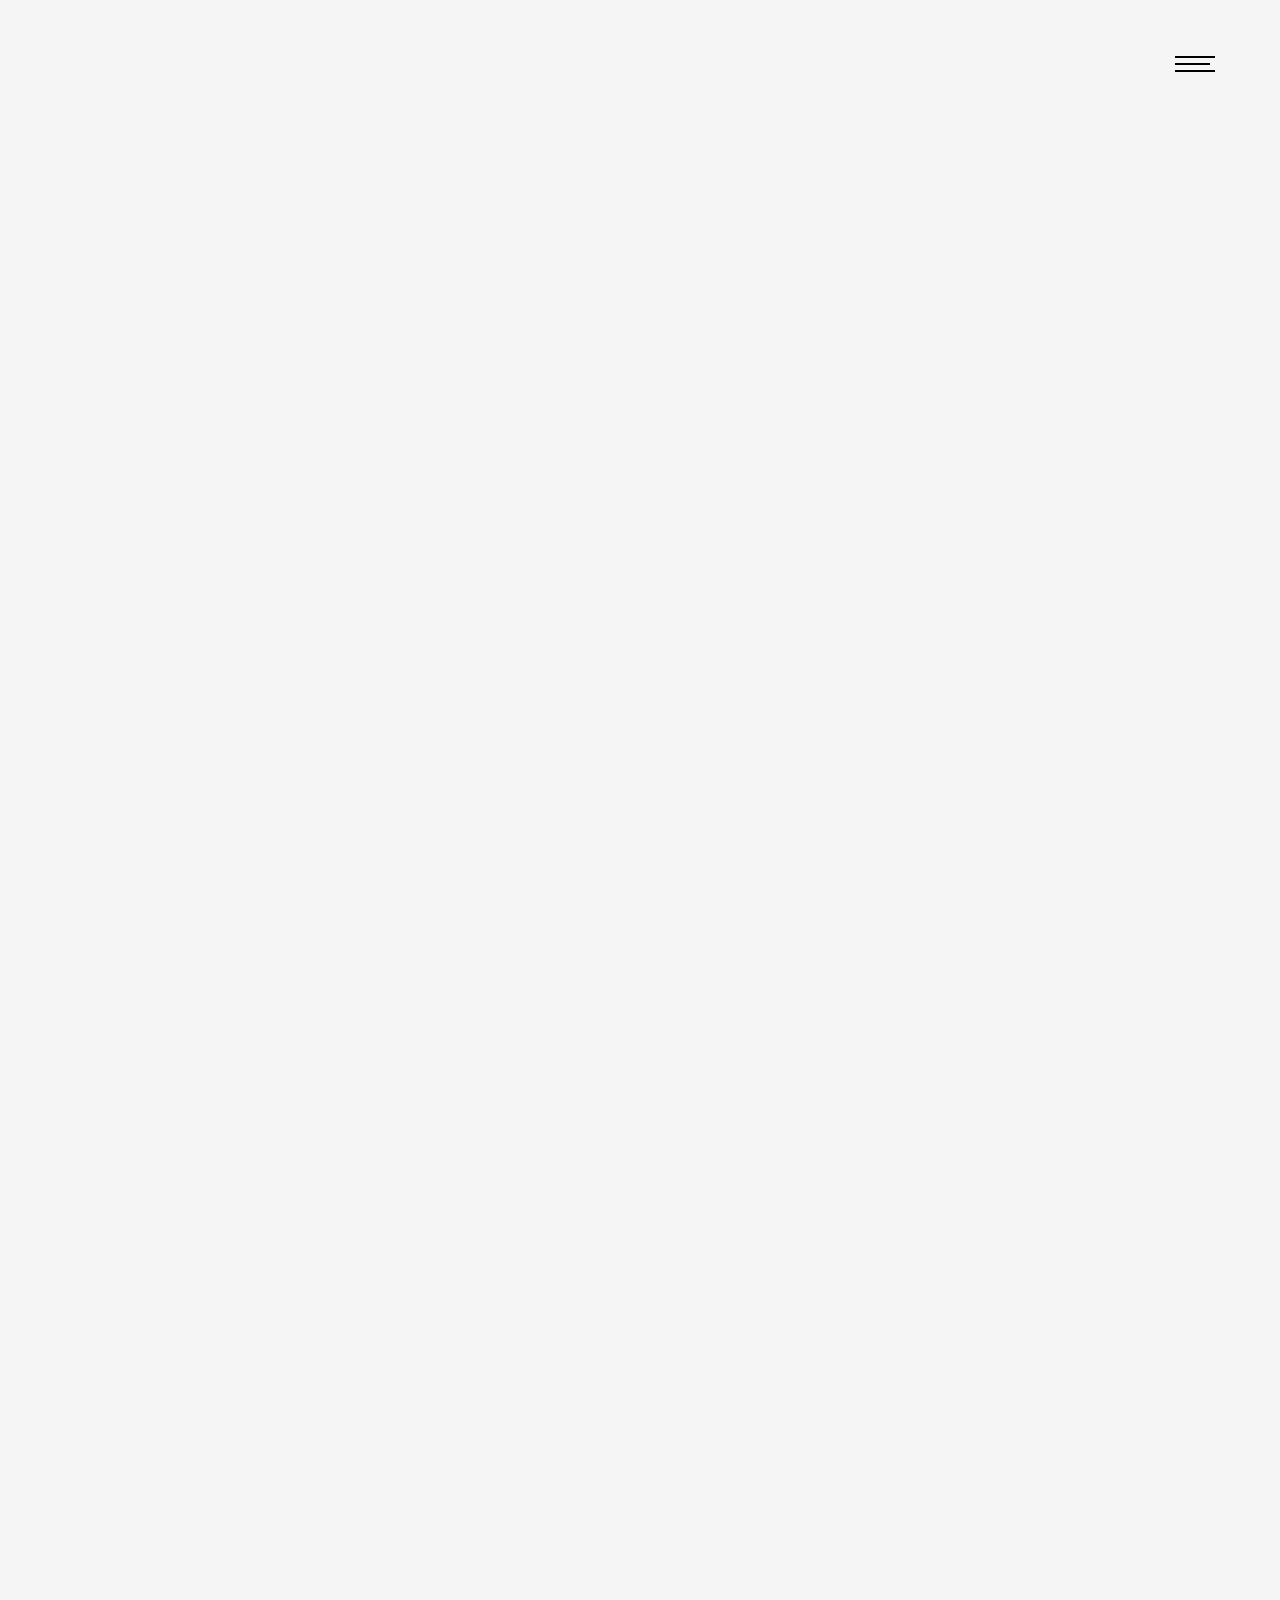
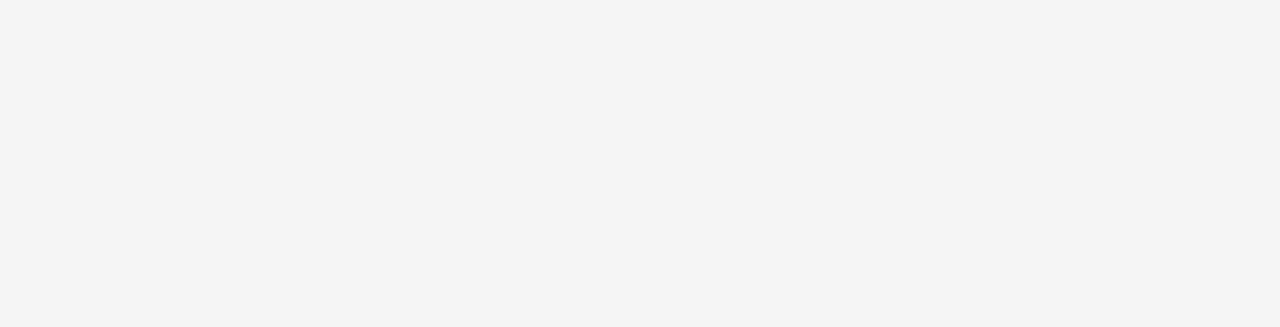
<file: about.html>
<!DOCTYPE HTML>
<html>

<head>
	<meta charset="utf-8">
	<meta http-equiv="X-UA-Compatible" content="IE=edge">
	<title>Calvin Curry | Software Developer</title>
	<meta name="viewport" content="width=device-width, initial-scale=1">
	<meta name="description" content="" />
	<meta name="keywords" content="" />
	<meta name="author" content="" />

	<!-- Facebook and Twitter integration -->
	<meta property="og:title" content="" />
	<meta property="og:image" content="" />
	<meta property="og:url" content="" />
	<meta property="og:site_name" content="" />
	<meta property="og:description" content="" />
	<meta name="twitter:title" content="" />
	<meta name="twitter:image" content="" />
	<meta name="twitter:url" content="" />
	<meta name="twitter:card" content="" />

	<!-- Place favicon.ico and apple-touch-icon.png in the root directory -->
	<link rel="icon" href="./images/cc.jpg">

	<link href="https://fonts.googleapis.com/css?family=Poppins:300,400,500,600,700,800" rel="stylesheet">

	<!-- Animate.css -->
	<link rel="stylesheet" href="css/animate.css">
	<!-- Icomoon Icon Fonts-->
	<link rel="stylesheet" href="css/icomoon.css">
	<!-- Bootstrap  -->
	<link rel="stylesheet" href="css/bootstrap.css">
	<!-- Owl Carousel -->
	<link rel="stylesheet" href="css/owl.carousel.min.css">
	<link rel="stylesheet" href="css/owl.theme.default.min.css">
	<!-- Magnific Popup -->
	<link rel="stylesheet" href="css/magnific-popup.css">

	<link rel="stylesheet" href="css/style.css">


	<!-- Modernizr JS -->
	<script src="js/modernizr-2.6.2.min.js"></script>
	<!-- FOR IE9 below -->
	<!--[if lt IE 9]>
	<script src="js/respond.min.js"></script>
	<![endif]-->

</head>

<body>

	<nav id="colorlib-main-nav" role="navigation">
		<a href="#" class="js-colorlib-nav-toggle colorlib-nav-toggle active"><i></i></a>
		<div class="js-fullheight colorlib-table">
			<div class="colorlib-table-cell js-fullheight">
				<div class="container">
					<div class="row">
						<div class="col-md-12 text-center">
							<ul>
								<li><a href="index.html"><span>Home</span></a></li>
								<li class="active"><a href="about.html"><span>About</span></a></li>
								<li><a href="services.html"><span>Technical Skills</span></a></li>
								<li><a href="projects.html"><span>Projects</span></a></li>
								<li><a href="contact.html"><span>Contact</span></a></li>
							</ul>
						</div>
					</div>
				</div>
			</div>
		</div>
	</nav>

	<div id="colorlib-page">
		<header>
			<div class="container">
				<div class="row">
					<div class="col-md-12">
						<a href="#" class="js-colorlib-nav-toggle colorlib-nav-toggle"><i></i></a>
					</div>
				</div>
			</div>
		</header>
		<div class="colorlib-about">
			<div class="container">
				<div class="row">
					<div class="col-md-12 col-md-offset-0 text-center animate-box intro-heading intro-heading-2">
						<span>About</span>
					</div>
				</div>
				<div class="row row-padded-bottom">
					<div class="col-md-6 animate-box">
						<img src="./images/Calvin.JPG" class="about-2 img-responsive" alt="">
					</div>
					<div class="col-md-6 animate-box">
						<div class="about-desc">
							<h2>Software development, for me, has provided the greatest puzzle that I have ever solved.
							</h2>
						</div>
					</div>
				</div>
				<div class="row">
					<div class="col-md-8 col-md-offset-2">
						<div class="about-info animate-box">
							<p>
								Thus far, my journey in software development has been phenomenal, and I feel that this
								is
								the best decision I could have made for my career. I was initially introduced to coding
								by my
								brother, as I was genuinely interested in trying to figure out what his job consisted of
								as a
								software engineer. I was advised to experiment with free online resources at my own
								leisure to
								get a basic understanding of programming. I created an account on Codecademy to learn
								about
								JavaScript, and after about two hours of coding, I realized that I felt an overall sense
								of
								enthusiasm that I had not experienced with any previous career. In the moment, I knew
								that I
								would continue coding as a hobby, but that quickly evolved into a desire to pursue my
								newfound
								passion as a full-time career. Upon hearing about the Nashville Software School, I knew
								that
								this would be a fantastic opportunity to accelerate my learning while receiving the
								support I
								need to be fully prepared to transition into the tech industry.
							</p>
							<p>I am excited to have found an avenue that allows me to use logical thinking to solve
								problems,
								use my creativity to turn my ideas into tangible applications, and challenge myself
								intellectually
								by continuously learning new concepts to further my growth as a developer. I am
								continuing to learn
								and grow more each day, and at this point I cannot imagine anything else that I would
								rather do.
							</p>
						</div>
					</div>
				</div>
			</div>
		</div>
	</div>

	<!-- jQuery -->
	<script src="js/jquery.min.js"></script>
	<!-- jQuery Easing -->
	<script src="js/jquery.easing.1.3.js"></script>
	<!-- Bootstrap -->
	<script src="js/bootstrap.min.js"></script>
	<!-- Waypoints -->
	<script src="js/jquery.waypoints.min.js"></script>
	<!-- Owl Carousel -->
	<script src="js/owl.carousel.min.js"></script>
	<!-- Magnific Popup -->
	<script src="js/jquery.magnific-popup.min.js"></script>
	<script src="js/magnific-popup-options.js"></script>

	<!-- Main JS (Do not remove) -->
	<script src="js/main.js"></script>

</body>

</html>
</file>
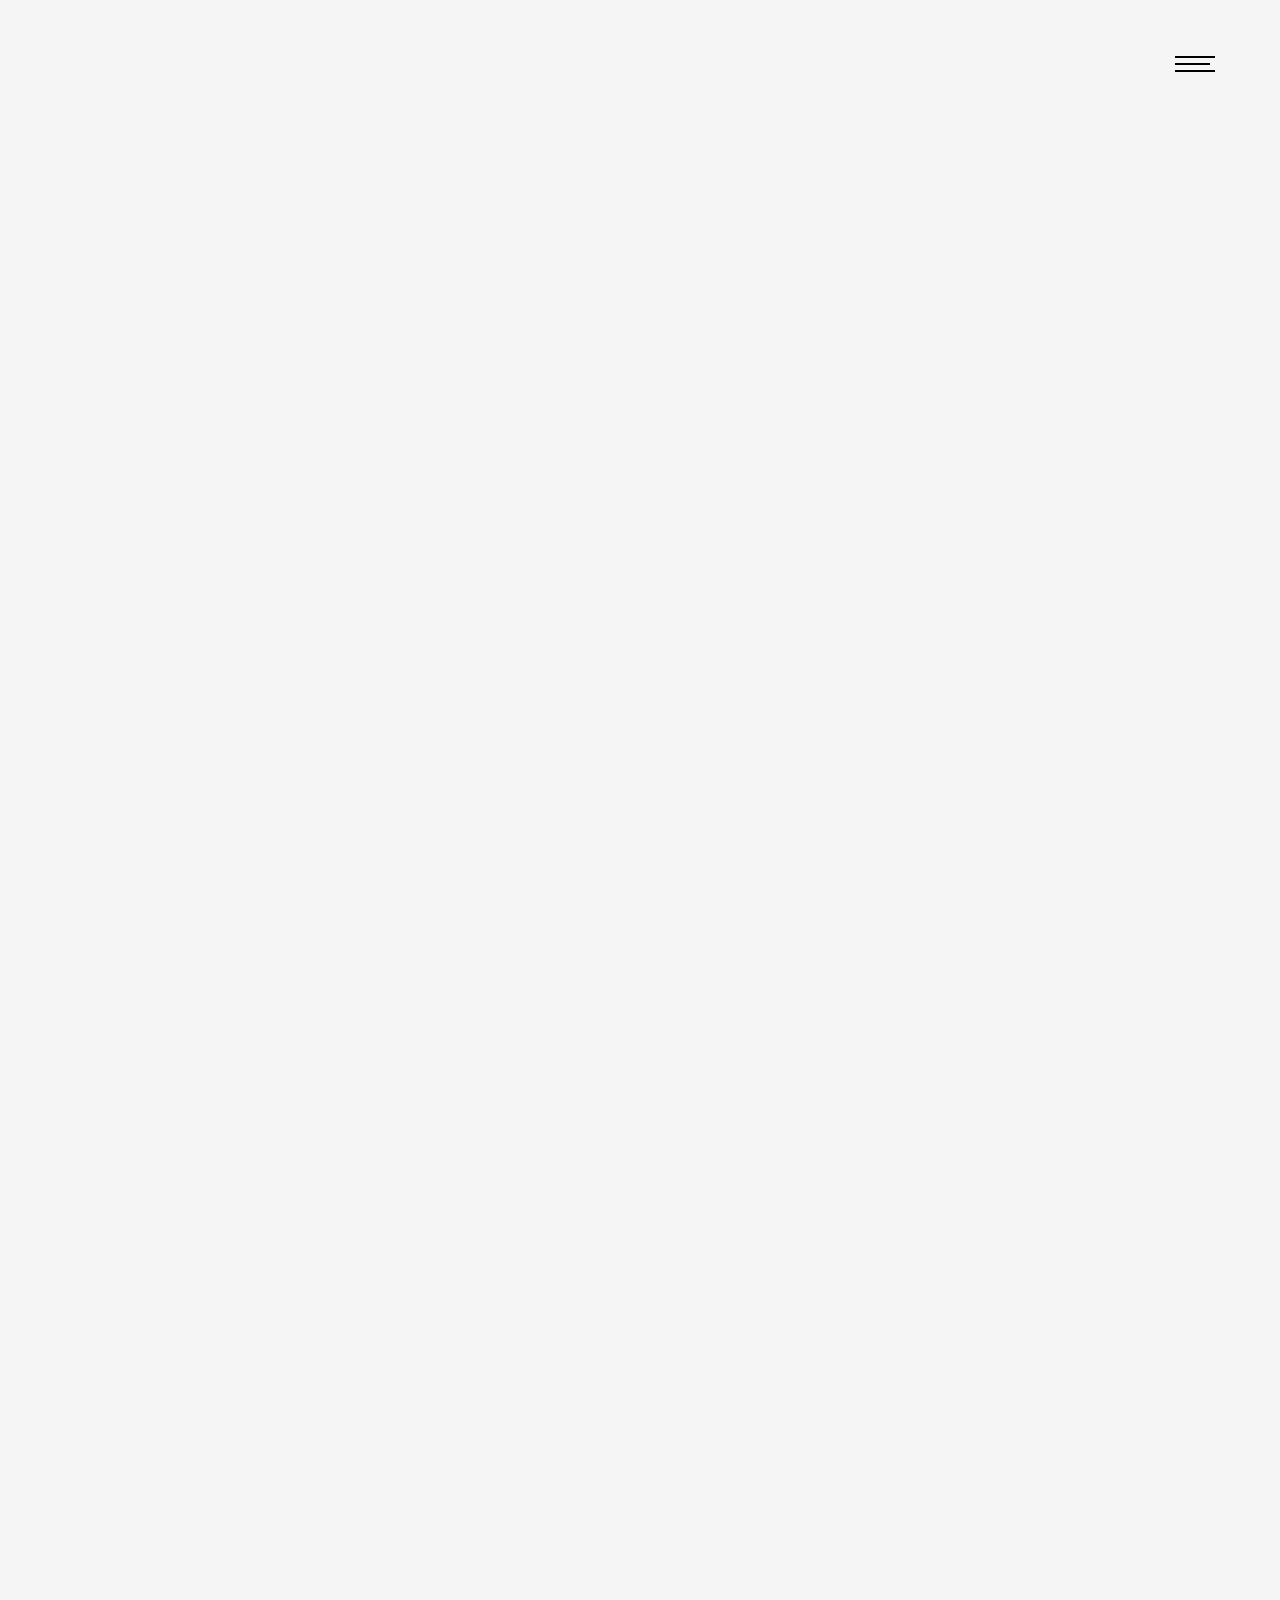
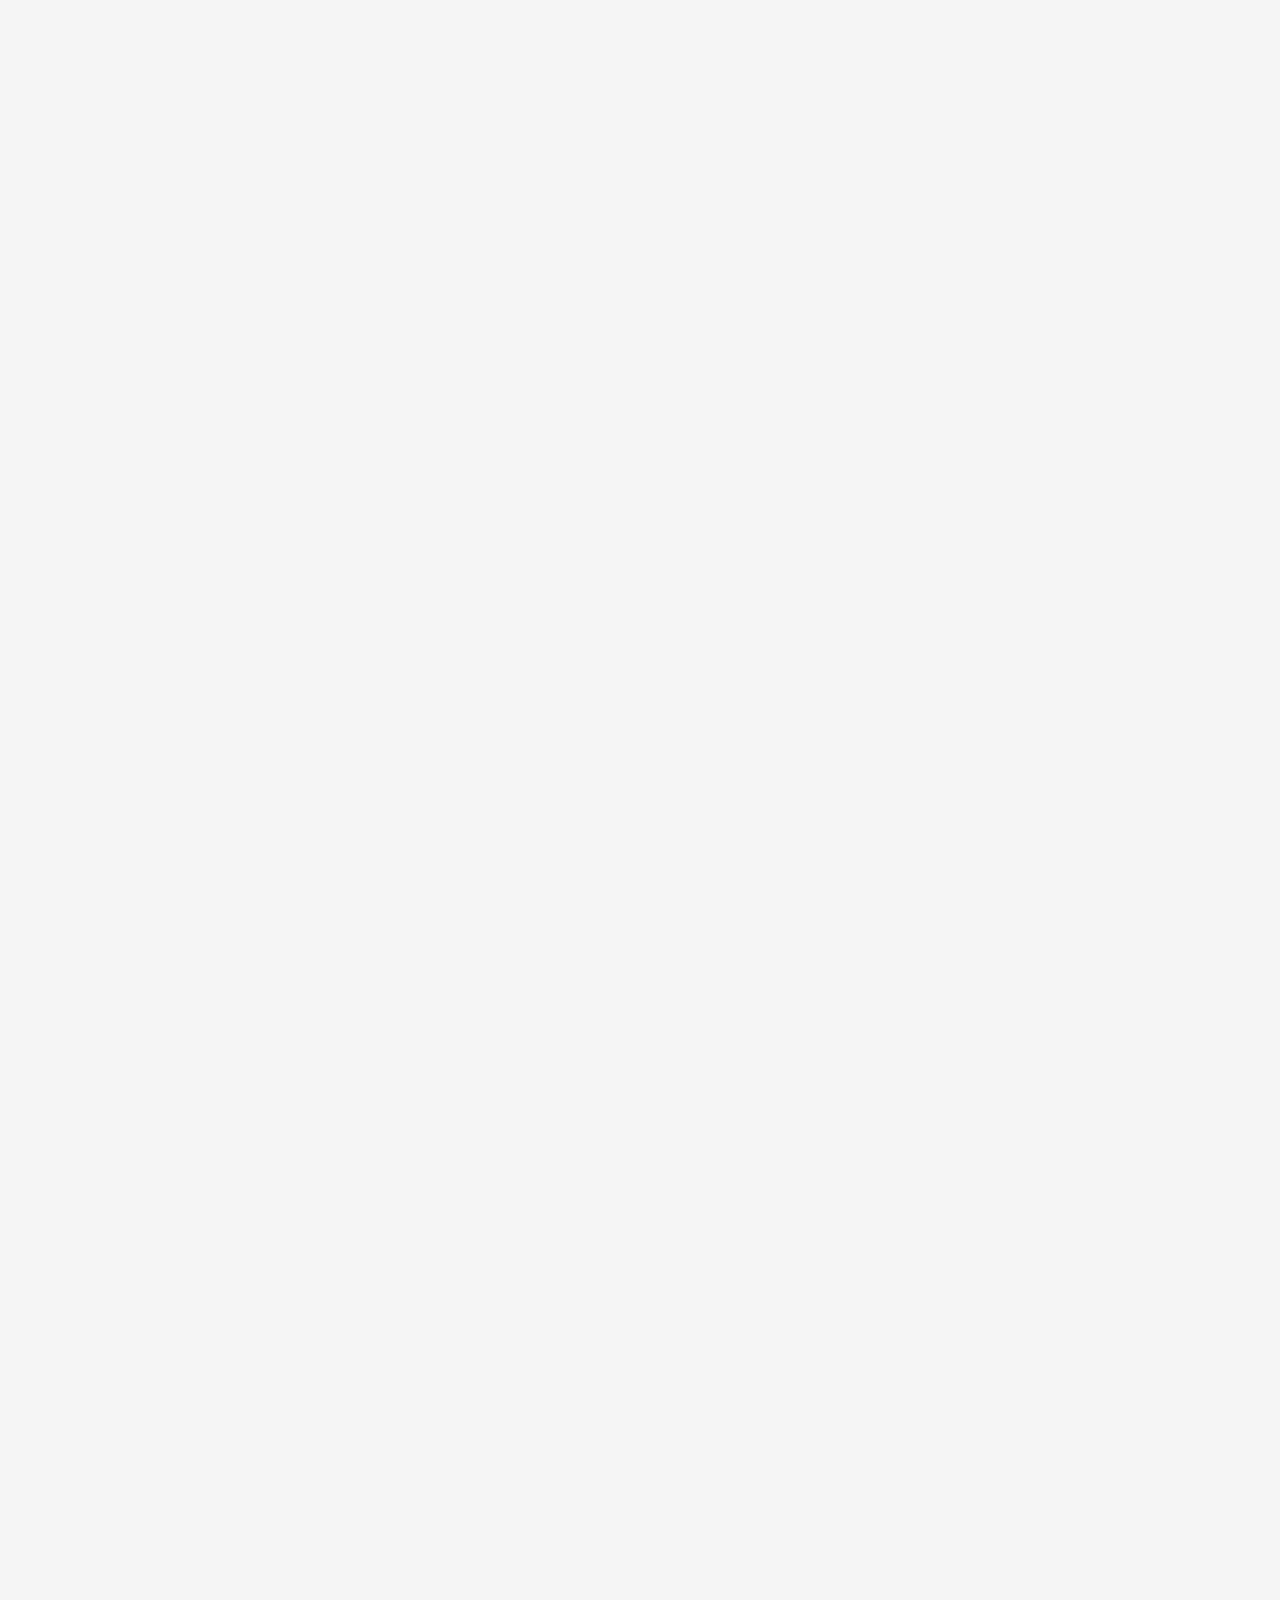
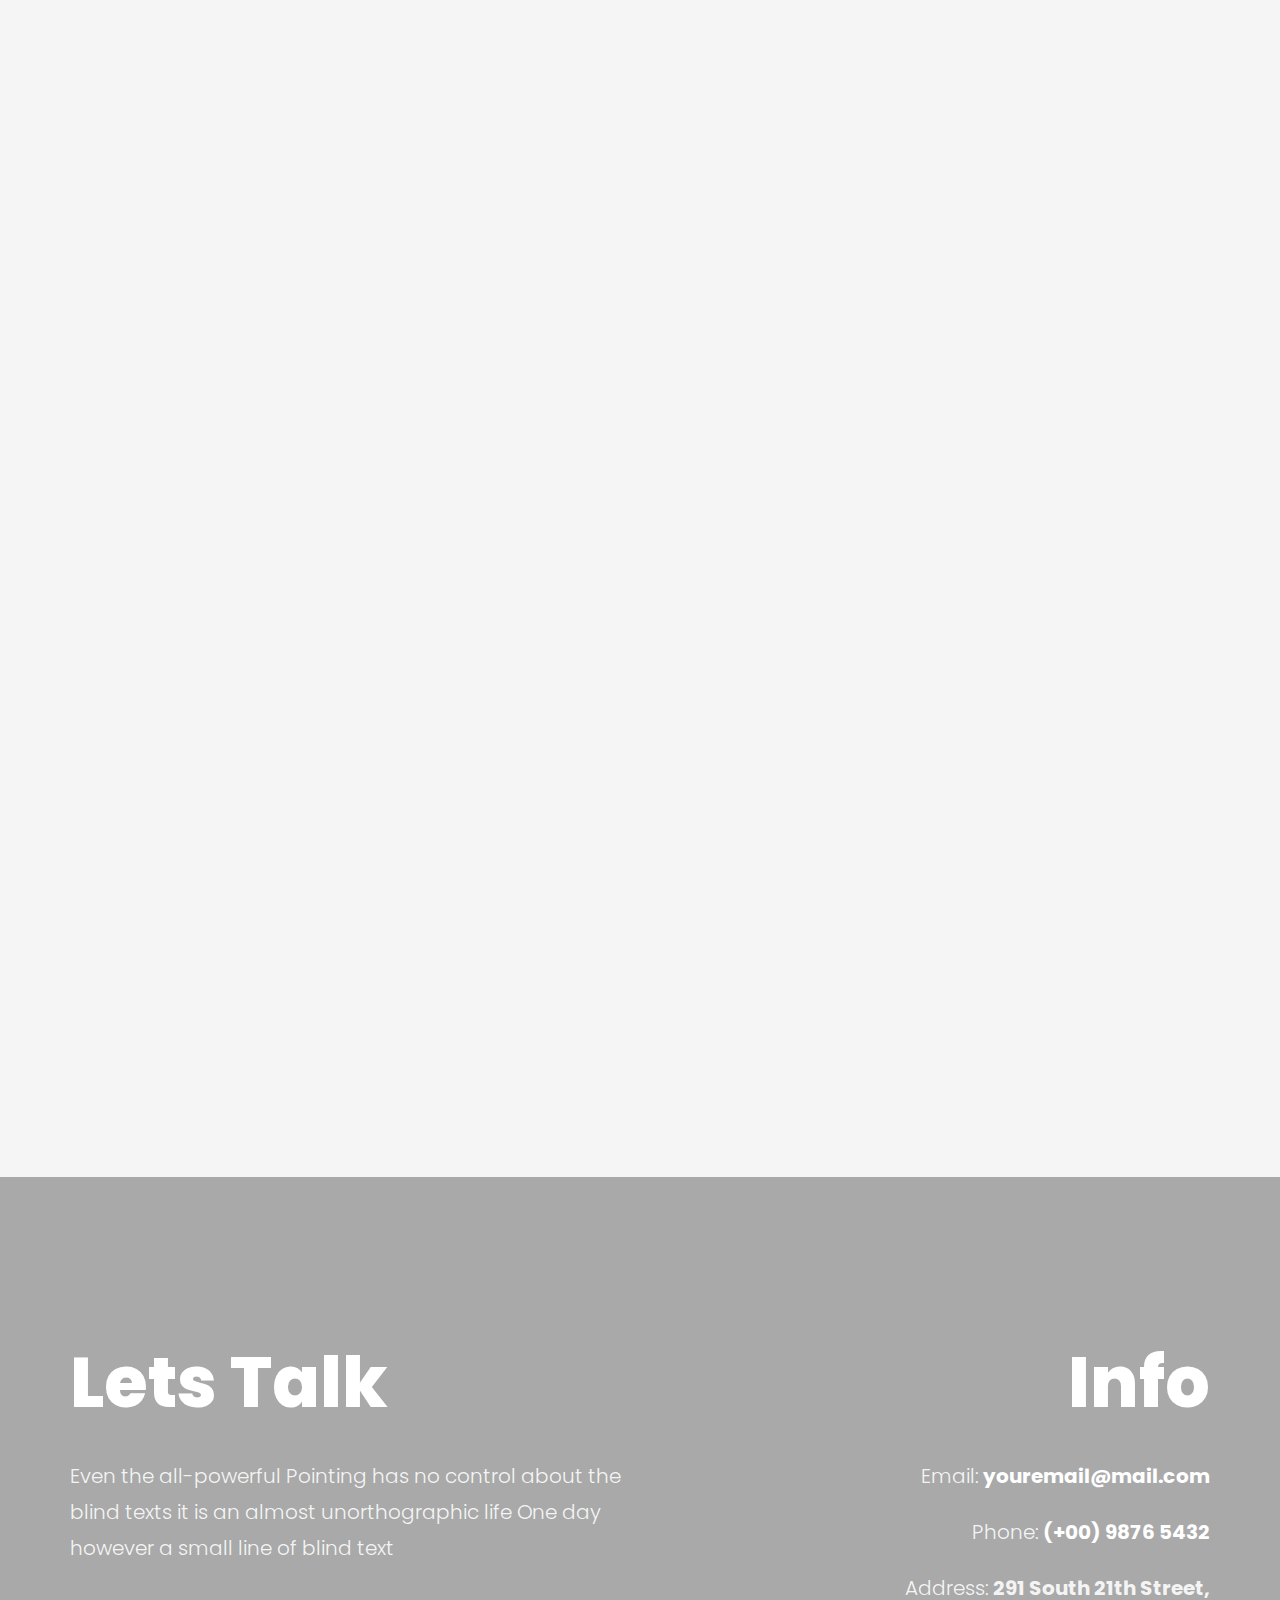
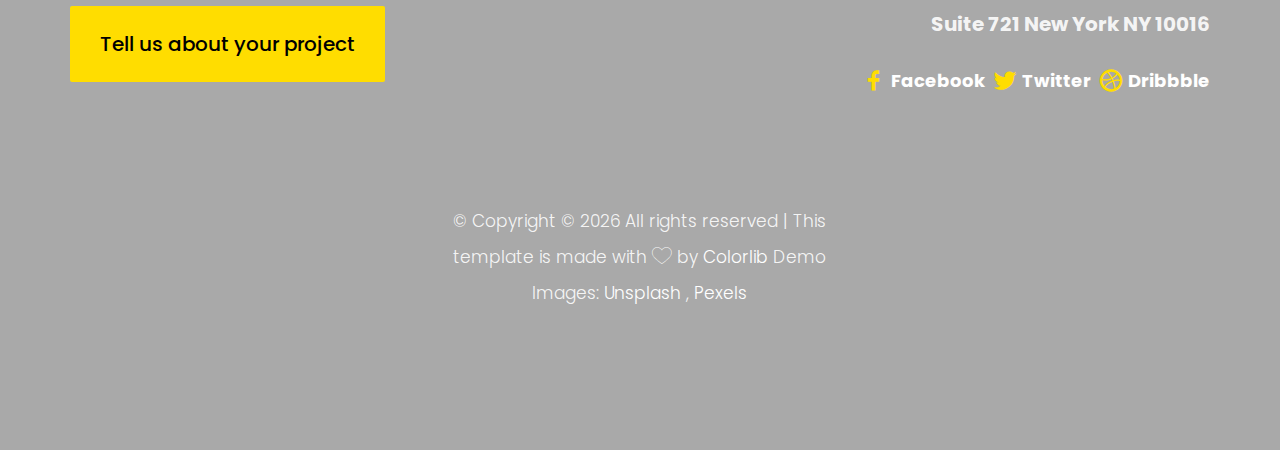
<file: blog-single.html>
<!DOCTYPE HTML>
<html>

<!-- //not being used  -->

<head>
	<meta charset="utf-8">
	<meta http-equiv="X-UA-Compatible" content="IE=edge">
	<title>Martin Template</title>
	<meta name="viewport" content="width=device-width, initial-scale=1">
	<meta name="description" content="" />
	<meta name="keywords" content="" />
	<meta name="author" content="" />

	<!-- Facebook and Twitter integration -->
	<meta property="og:title" content="" />
	<meta property="og:image" content="" />
	<meta property="og:url" content="" />
	<meta property="og:site_name" content="" />
	<meta property="og:description" content="" />
	<meta name="twitter:title" content="" />
	<meta name="twitter:image" content="" />
	<meta name="twitter:url" content="" />
	<meta name="twitter:card" content="" />

	<!-- Place favicon.ico and apple-touch-icon.png in the root directory -->
	<link rel="shortcut icon" href="favicon.ico">

	<link href="https://fonts.googleapis.com/css?family=Poppins:300,400,500,600,700,800" rel="stylesheet">

	<!-- Animate.css -->
	<link rel="stylesheet" href="css/animate.css">
	<!-- Icomoon Icon Fonts-->
	<link rel="stylesheet" href="css/icomoon.css">
	<!-- Bootstrap  -->
	<link rel="stylesheet" href="css/bootstrap.css">
	<!-- Owl Carousel -->
	<link rel="stylesheet" href="css/owl.carousel.min.css">
	<link rel="stylesheet" href="css/owl.theme.default.min.css">
	<!-- Magnific Popup -->
	<link rel="stylesheet" href="css/magnific-popup.css">

	<link rel="stylesheet" href="css/style.css">


	<!-- Modernizr JS -->
	<script src="js/modernizr-2.6.2.min.js"></script>
	<!-- FOR IE9 below -->
	<!--[if lt IE 9]>
	<script src="js/respond.min.js"></script>
	<![endif]-->

</head>

<body>

	<nav id="colorlib-main-nav" role="navigation">
		<a href="#" class="js-colorlib-nav-toggle colorlib-nav-toggle active"><i></i></a>
		<div class="js-fullheight colorlib-table">
			<div class="colorlib-table-cell js-fullheight">
				<div class="container">
					<div class="row">
						<div class="col-md-12 text-center">
							<ul>
								<li><a href="index.html"><span>Home</span></a></li>
								<li><a href="about.html"><span>About</span></a></li>
								<li><a href="services.html"><span>Services</span></a></li>
								<li><a href="work.html"><span>Work</span></a></li>
								<li class="active"><a href="blog.html"><span>Blog</span></a></li>
								<li><a href="contact.html"><span>Contact</span></a></li>
							</ul>
						</div>
					</div>
				</div>
			</div>
		</div>
	</nav>

	<div id="colorlib-page">
		<header>
			<div class="container">
				<div class="row">
					<div class="col-md-12">
						<a href="#" class="js-colorlib-nav-toggle colorlib-nav-toggle"><i></i></a>
					</div>
				</div>
			</div>
		</header>

		<div id="colorlib-blog">
			<div class="container">
				<div class="row">
					<div class="col-md-12 col-md-offset-0 text-center animate-box intro-heading intro-heading-2">
						<span>Blog single post</span>
					</div>
				</div>
				<div class="row">
					<div class="col-md-10 col-md-offset-1">
						<div class="row row-padded-bottom">
							<div class="col-md-12 animate-box">
								<article>
									<div class="blog-img" style="background-image: url(images/blog-2.jpg);"></div>
									<div class="row">
										<div class="col-md-10 col-md-offset-1">
											<div class="desc">
												<h2><a href="#">Pityful a rethoric question ran over her cheek, then she
														continued her way.</a></h2>
												<p>When she reached the first hills of the Italic Mountains, she had a
													last view back on the skyline of her hometown Bookmarksgrove, the
													headline of Alphabet Village and the subline of her own road, the
													Line Lane. Pityful a rethoric question ran over her cheek, then she
													continued her way.</p>
												<p>The Big Oxmox advised her not to do so, because there were thousands
													of bad Commas, wild Question Marks and devious Semikoli, but the
													Little Blind Text didn’t listen. She packed her seven versalia, put
													her initial into the belt and made herself on the way.</p>
												<p>Even the all-powerful Pointing has no control about the blind texts
													it is an almost unorthographic life One day however a small line of
													blind text by the name of Lorem Ipsum decided to leave for the far
													World of Grammar.</p>
												<p>A small river named Duden flows by their place and supplies it with
													the necessary regelialia. It is a paradisematic country, in which
													roasted parts of sentences fly into your mouth.</p>
												<p class="tag"><span><a href="#">design</a></span> <span><a
															href="#">codehack</a></span> <span><a
															href="#">development</a></span> <span><a
															href="#">code</a></span></p>
											</div>
										</div>
									</div>
								</article>
							</div>
						</div>

						<div class="row row-padded-bottom">
							<div class="col-md-10 col-md-offset-1 animate-box">
								<h2 class="heading-2">23 Comments</h2>
								<div class="review">
									<div class="user-img" style="background-image: url(images/person1.jpg)"></div>
									<div class="desc">
										<h4>
											<span class="text-left">Jesica Alba</span>
											<span class="text-right-here">14 Jun 2018</span>
										</h4>
										<p>When she reached the first hills of the Italic Mountains, she had a last view
											back on the skyline of her hometown Bookmarksgrov</p>
										<p class="star">
											<span class="text-left"><a href="#" class="reply"><i class="icon-reply"></i>
													Reply</a></span>
										</p>
									</div>
								</div>
								<div class="review">
									<div class="user-img" style="background-image: url(images/person2.jpg)"></div>
									<div class="desc">
										<h4>
											<span class="text-left">Tom Sawyer</span>
											<span class="text-right-here">14 Jun 2018</span>
										</h4>
										<p>When she reached the first hills of the Italic Mountains, she had a last view
											back on the skyline of her hometown Bookmarksgrov</p>
										<p class="star">
											<span class="text-left"><a href="#" class="reply"><i class="icon-reply"></i>
													Reply</a></span>
										</p>
									</div>
								</div>
								<div class="review">
									<div class="user-img" style="background-image: url(images/person3.jpg)"></div>
									<div class="desc">
										<h4>
											<span class="text-left">Gerald Hendersmith</span>
											<span class="text-right-here">14 Jun 2018</span>
										</h4>
										<p>When she reached the first hills of the Italic Mountains, she had a last view
											back on the skyline of her hometown Bookmarksgrov</p>
										<p class="star">
											<span class="text-left"><a href="#" class="reply"><i class="icon-reply"></i>
													Reply</a></span>
										</p>
									</div>
								</div>
							</div>
						</div>
						<div class="row">
							<div class="col-md-10 col-md-offset-1 animate-box">
								<h2 class="heading-2">Say something</h2>
								<form action="#">
									<div class="row form-group">
										<div class="col-md-6">
											<!-- <label for="fname">First Name</label> -->
											<input type="text" id="fname" class="form-control"
												placeholder="Your firstname">
										</div>
										<div class="col-md-6">
											<!-- <label for="lname">Last Name</label> -->
											<input type="text" id="lname" class="form-control"
												placeholder="Your lastname">
										</div>
									</div>

									<div class="row form-group">
										<div class="col-md-12">
											<!-- <label for="email">Email</label> -->
											<input type="text" id="email" class="form-control"
												placeholder="Your email address">
										</div>
									</div>

									<div class="row form-group">
										<div class="col-md-12">
											<!-- <label for="subject">Subject</label> -->
											<input type="text" id="subject" class="form-control"
												placeholder="Your subject of this message">
										</div>
									</div>

									<div class="row form-group">
										<div class="col-md-12">
											<!-- <label for="message">Message</label> -->
											<textarea name="message" id="message" cols="30" rows="10"
												class="form-control" placeholder="Say something about us"></textarea>
										</div>
									</div>
									<div class="form-group">
										<input type="submit" value="Post Comment" class="btn btn-primary">
									</div>
								</form>
							</div>
						</div>
					</div>
				</div>
			</div>
		</div>

		<div id="colorlib-subscribe">
			<div class="overlay"></div>
			<div class="container">
				<div class="row">
					<div class="col-md-8 col-md-offset-2 text-center colorlib-heading animate-box">
						<h2>Subscribe Newsletter</h2>
						<p>Subscribe our newsletter and get latest update</p>
					</div>
				</div>
				<div class="row animate-box">
					<div class="col-md-6 col-md-offset-3">
						<div class="row">
							<div class="col-md-12">
								<form class="form-inline qbstp-header-subscribe">
									<div class="col-three-forth">
										<div class="form-group">
											<input type="text" class="form-control" id="email"
												placeholder="Enter your email">
										</div>
									</div>
									<div class="col-one-third">
										<div class="form-group">
											<button type="submit" class="btn btn-primary">Subscribe Now</button>
										</div>
									</div>
								</form>
							</div>
						</div>
					</div>
				</div>
			</div>
		</div>

		<footer class="colorlib-footer">
			<div class="container">
				<div class="row">
					<div class="col-md-6">
						<h3>Lets Talk</h3>
						<p>Even the all-powerful Pointing has no control about the blind texts it is an almost
							unorthographic life One day however a small line of blind text</p>
						<p class="btn-footer"><a href="#">Tell us about your project</a></p>
					</div>
					<div class="col-md-6 info">
						<h3>Info</h3>
						<p>Email: <strong><a href="#">youremail@mail.com</a></strong></p>
						<p>Phone: <strong><a href="#">(+00) 9876 5432</a></strong></p>
						<p>Address: <strong>291 South 21th Street, <br> Suite 721 New York NY 10016</strong></p>
						<p class="colorlib-social-icons">
							<span><a href="#"><i class="icon-social-facebook"></i>Facebook</a></span>
							<span><a href="#"><i class="icon-social-twitter"></i>Twitter</a></span>
							<span><a href="#"><i class="icon-social-dribbble"></i>Dribbble</a></span>
						</p>
					</div>
				</div>
			</div>
			<div class="container-fluid">
				<div class="row copyright">
					<div class="col-md-4 col-md-offset-4 text-center">
						<p>
							<small class="block">&copy;
								<!-- Link back to Colorlib can't be removed. Template is licensed under CC BY 3.0. -->
								Copyright &copy;
								<script>document.write(new Date().getFullYear());</script> All rights reserved | This
								template is made with <i class="icon-heart" aria-hidden="true"></i> by <a
									href="https://colorlib.com" target="_blank">Colorlib</a>
								<!-- Link back to Colorlib can't be removed. Template is licensed under CC BY 3.0. --></small>
							<small class="block">Demo Images: <a href="http://unsplash.co/" target="_blank">Unsplash</a>
								, <a href="https://www.pexels.com/" target="_blank">Pexels</a></small>
						</p>
					</div>
				</div>
			</div>
		</footer>

	</div>

	<!-- jQuery -->
	<script src="js/jquery.min.js"></script>
	<!-- jQuery Easing -->
	<script src="js/jquery.easing.1.3.js"></script>
	<!-- Bootstrap -->
	<script src="js/bootstrap.min.js"></script>
	<!-- Waypoints -->
	<script src="js/jquery.waypoints.min.js"></script>
	<!-- Owl Carousel -->
	<script src="js/owl.carousel.min.js"></script>
	<!-- Magnific Popup -->
	<script src="js/jquery.magnific-popup.min.js"></script>
	<script src="js/magnific-popup-options.js"></script>

	<!-- Main JS (Do not remove) -->
	<script src="js/main.js"></script>

</body>

</html>
</file>
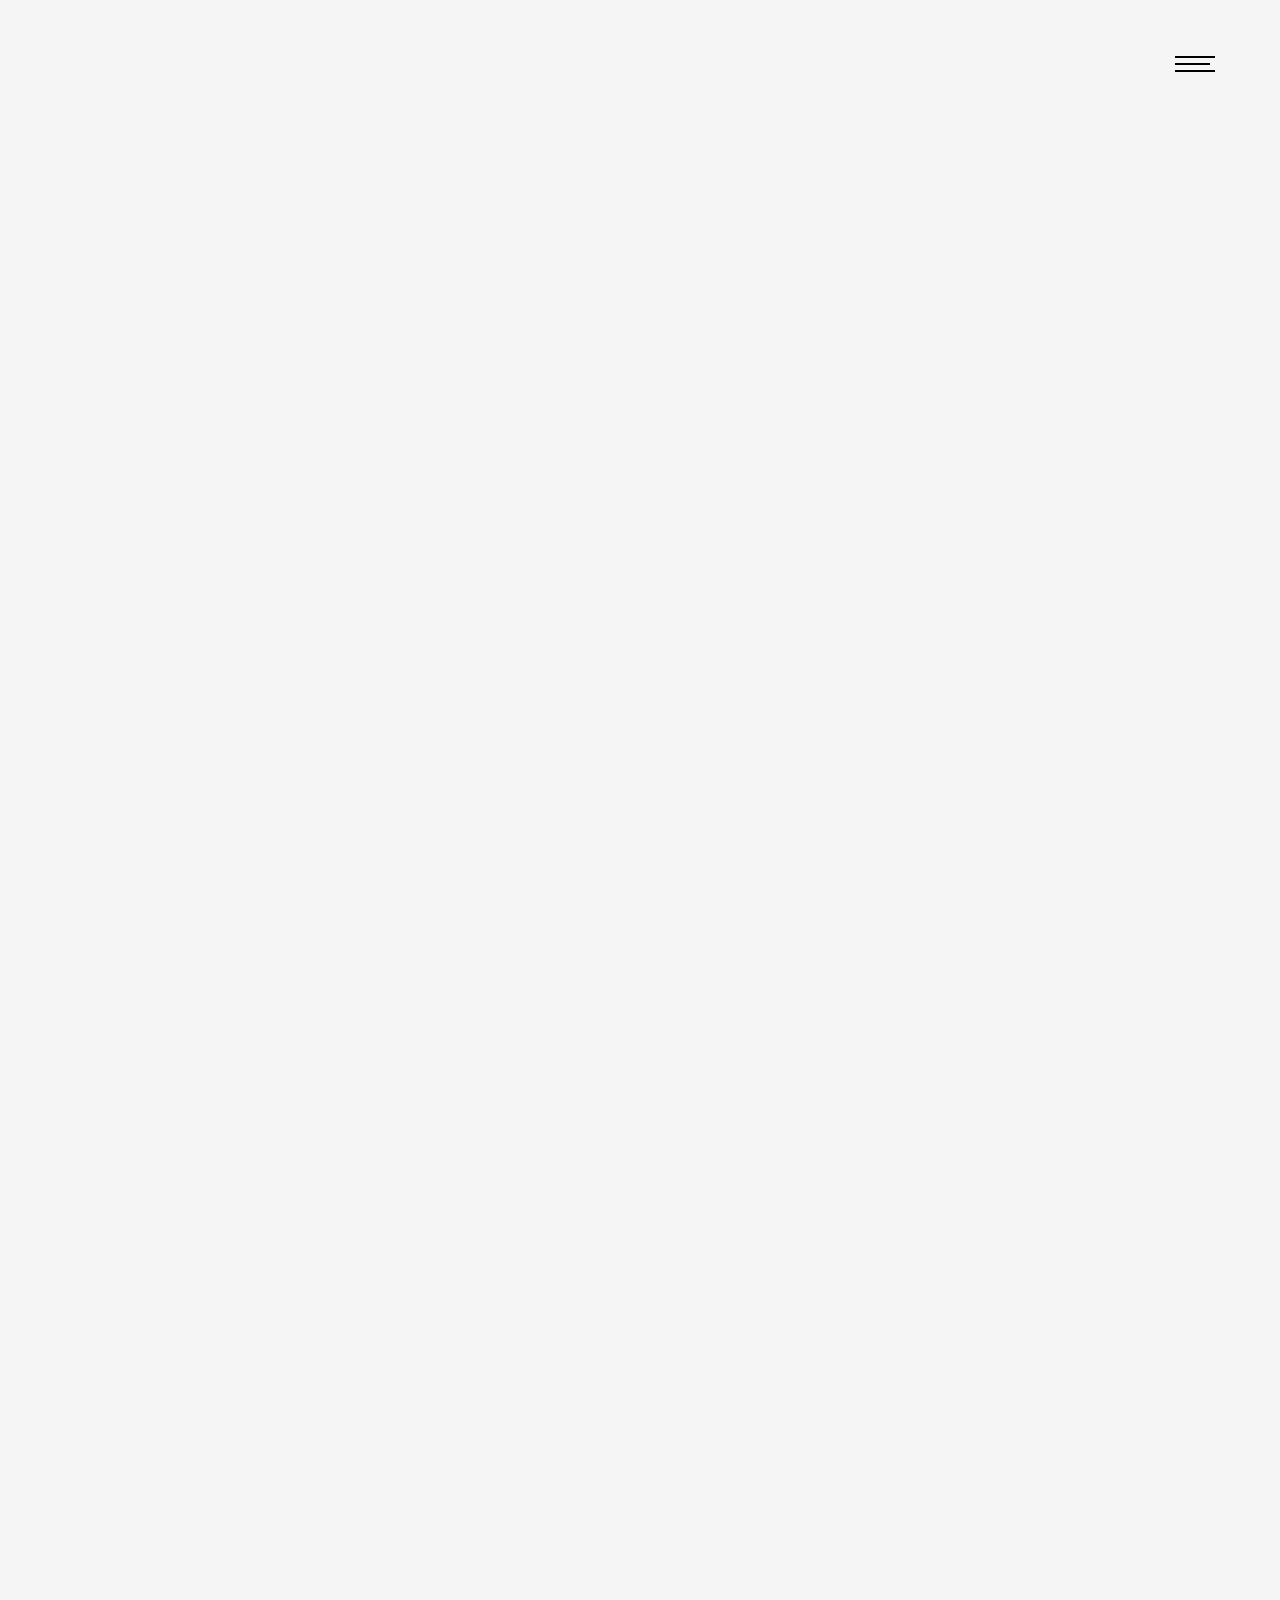
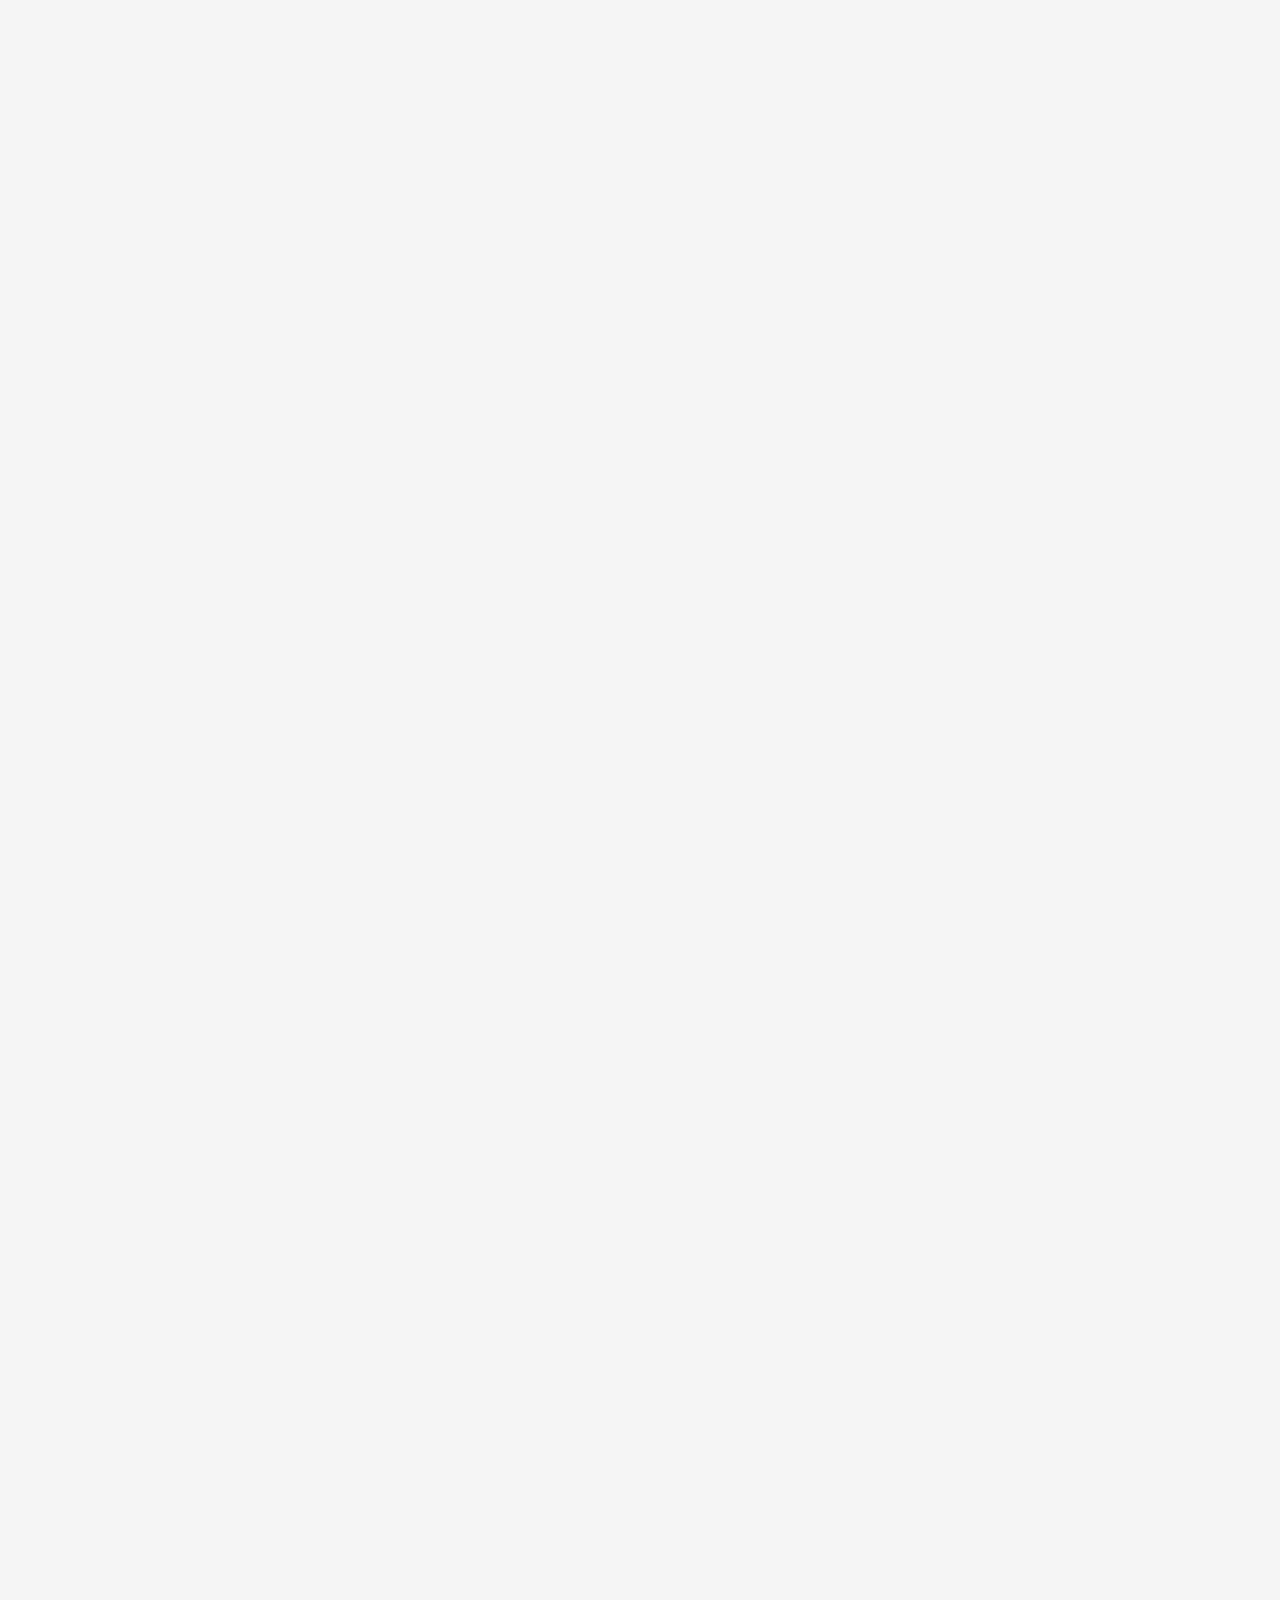
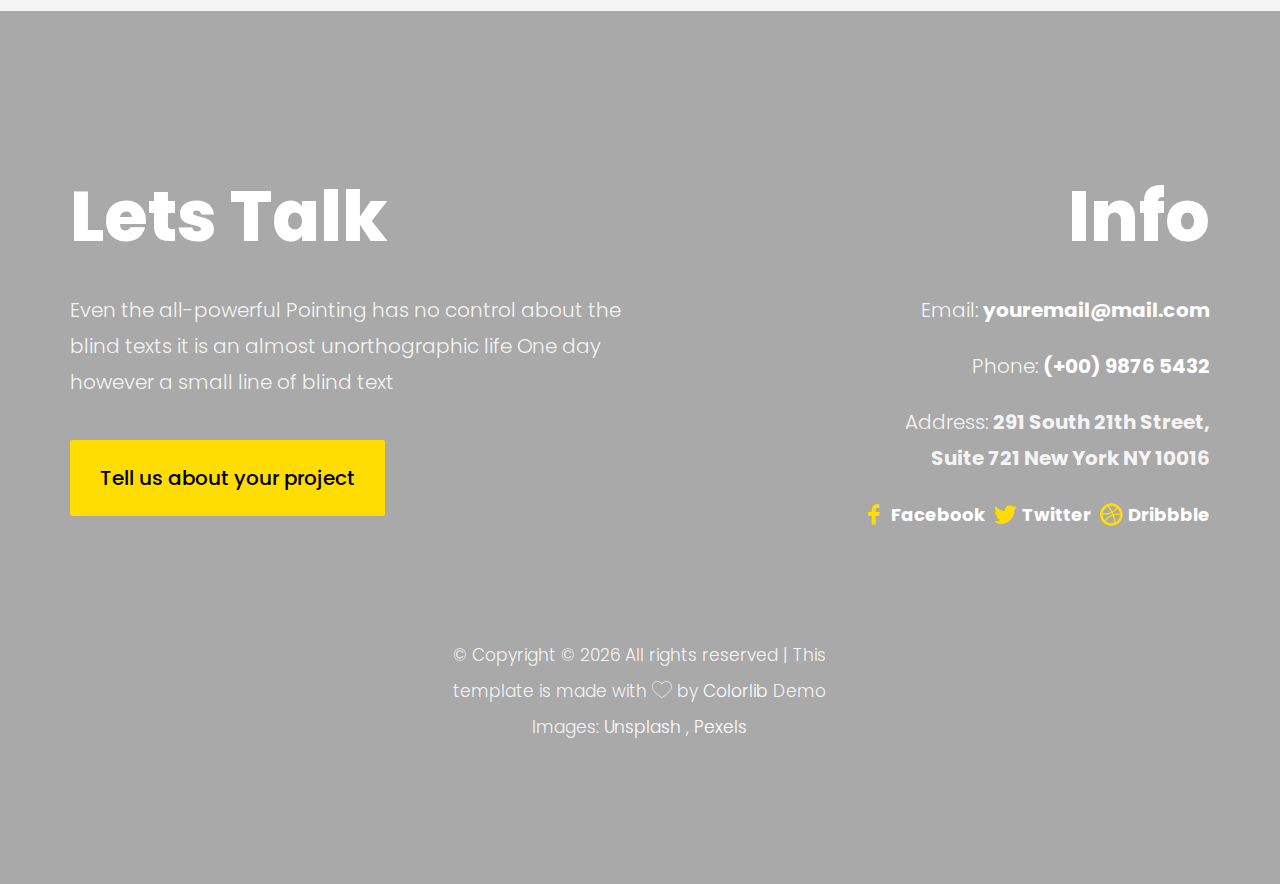
<file: blog.html>
<!DOCTYPE HTML>
<html>
<!-- //not being used  -->

<head>
	<meta charset="utf-8">
	<meta http-equiv="X-UA-Compatible" content="IE=edge">
	<title>Martin Template</title>
	<meta name="viewport" content="width=device-width, initial-scale=1">
	<meta name="description" content="" />
	<meta name="keywords" content="" />
	<meta name="author" content="" />

	<!-- Facebook and Twitter integration -->
	<meta property="og:title" content="" />
	<meta property="og:image" content="" />
	<meta property="og:url" content="" />
	<meta property="og:site_name" content="" />
	<meta property="og:description" content="" />
	<meta name="twitter:title" content="" />
	<meta name="twitter:image" content="" />
	<meta name="twitter:url" content="" />
	<meta name="twitter:card" content="" />

	<!-- Place favicon.ico and apple-touch-icon.png in the root directory -->
	<link rel="shortcut icon" href="favicon.ico">

	<link href="https://fonts.googleapis.com/css?family=Poppins:300,400,500,600,700,800" rel="stylesheet">

	<!-- Animate.css -->
	<link rel="stylesheet" href="css/animate.css">
	<!-- Icomoon Icon Fonts-->
	<link rel="stylesheet" href="css/icomoon.css">
	<!-- Bootstrap  -->
	<link rel="stylesheet" href="css/bootstrap.css">
	<!-- Owl Carousel -->
	<link rel="stylesheet" href="css/owl.carousel.min.css">
	<link rel="stylesheet" href="css/owl.theme.default.min.css">
	<!-- Magnific Popup -->
	<link rel="stylesheet" href="css/magnific-popup.css">

	<link rel="stylesheet" href="css/style.css">


	<!-- Modernizr JS -->
	<script src="js/modernizr-2.6.2.min.js"></script>
	<!-- FOR IE9 below -->
	<!--[if lt IE 9]>
	<script src="js/respond.min.js"></script>
	<![endif]-->

</head>

<body>

	<nav id="colorlib-main-nav" role="navigation">
		<a href="#" class="js-colorlib-nav-toggle colorlib-nav-toggle active"><i></i></a>
		<div class="js-fullheight colorlib-table">
			<div class="colorlib-table-cell js-fullheight">
				<div class="container">
					<div class="row">
						<div class="col-md-12 text-center">
							<ul>
								<li><a href="index.html"><span>Home</span></a></li>
								<li><a href="about.html"><span>About</span></a></li>
								<li><a href="services.html"><span>Services</span></a></li>
								<li><a href="work.html"><span>Work</span></a></li>
								<li class="active"><a href="blog.html"><span>Blog</span></a></li>
								<li><a href="contact.html"><span>Contact</span></a></li>
							</ul>
						</div>
					</div>
				</div>
			</div>
		</div>
	</nav>

	<div id="colorlib-page">
		<header>
			<div class="container">
				<div class="row">
					<div class="col-md-12">
						<a href="#" class="js-colorlib-nav-toggle colorlib-nav-toggle"><i></i></a>
					</div>
				</div>
			</div>
		</header>

		<div id="colorlib-blog">
			<div class="container">
				<div class="row">
					<div class="col-md-12 col-md-offset-0 text-center animate-box intro-heading intro-heading-2">
						<span>Blog</span>
					</div>
				</div>
				<div class="row row-pb-md">
					<div class="col-md-4">
						<div class="article animate-box">
							<a href="blog-single.html" class="blog-img">
								<img class="img-responsive" src="images/blog-1.jpg"
									alt="html5 bootstrap by colorlib.com">
								<div class="overlay"></div>
							</a>
							<div class="desc">
								<span class="meta">14, Jun 2018</span>
								<h2><a href="blog-single.html">Pityful a rethoric question ran over her cheek, then she
										continued her way.</a></h2>
								<p>When she reached the first hills of the Italic Mountains, she had a last view back on
									the skyline of her hometown Bookmarksgrove</p>
							</div>
						</div>
					</div>
					<div class="col-md-4">
						<div class="article animate-box">
							<a href="blog-single.html" class="blog-img">
								<img class="img-responsive" src="images/blog-4.jpg"
									alt="html5 bootstrap by colorlib.com">
								<div class="overlay"></div>
							</a>
							<div class="desc">
								<span class="meta">14, Jun 2018</span>
								<h2><a href="blog-single.html">Pityful a rethoric question ran over her cheek, then she
										continued her way.</a></h2>
								<p>When she reached the first hills of the Italic Mountains, she had a last view back on
									the skyline of her hometown Bookmarksgrove</p>
							</div>
						</div>
					</div>
					<div class="col-md-4">
						<div class="article animate-box">
							<a href="blog-single.html" class="blog-img">
								<img class="img-responsive" src="images/blog-7.jpg"
									alt="html5 bootstrap by colorlib.com">
								<div class="overlay"></div>
							</a>
							<div class="desc">
								<span class="meta">14, Jun 2018</span>
								<h2><a href="blog-single.html">Pityful a rethoric question ran over her cheek, then she
										continued her way.</a></h2>
								<p>When she reached the first hills of the Italic Mountains, she had a last view back on
									the skyline of her hometown Bookmarksgrove</p>
							</div>
						</div>
					</div>
				</div>

				<div class="row row-pb-md">
					<div class="col-md-4">
						<div class="article animate-box">
							<a href="blog-single.html" class="blog-img">
								<img class="img-responsive" src="images/blog-2.jpg"
									alt="html5 bootstrap by colorlib.com">
								<div class="overlay"></div>
							</a>
							<div class="desc">
								<span class="meta">14, Jun 2018</span>
								<h2><a href="blog-single.html">Pityful a rethoric question ran over her cheek, then she
										continued her way.</a></h2>
								<p>When she reached the first hills of the Italic Mountains, she had a last view back on
									the skyline of her hometown Bookmarksgrove</p>
							</div>
						</div>
					</div>
					<div class="col-md-4">
						<div class="article animate-box">
							<a href="blog-single.html" class="blog-img">
								<img class="img-responsive" src="images/blog-5.jpg"
									alt="html5 bootstrap by colorlib.com">
								<div class="overlay"></div>
							</a>
							<div class="desc">
								<span class="meta">14, Jun 2018</span>
								<h2><a href="blog-single.html">Pityful a rethoric question ran over her cheek, then she
										continued her way.</a></h2>
								<p>When she reached the first hills of the Italic Mountains, she had a last view back on
									the skyline of her hometown Bookmarksgrove</p>
							</div>
						</div>
					</div>
					<div class="col-md-4">
						<div class="article animate-box">
							<a href="blog-single.html" class="blog-img">
								<img class="img-responsive" src="images/blog-8.jpg"
									alt="html5 bootstrap by colorlib.com">
								<div class="overlay"></div>
							</a>
							<div class="desc">
								<span class="meta">14, Jun 2018</span>
								<h2><a href="blog-single.html">Pityful a rethoric question ran over her cheek, then she
										continued her way.</a></h2>
								<p>When she reached the first hills of the Italic Mountains, she had a last view back on
									the skyline of her hometown Bookmarksgrove</p>
							</div>
						</div>
					</div>
				</div>

				<div class="row">
					<div class="col-md-4">
						<div class="article animate-box">
							<a href="blog-single.html" class="blog-img">
								<img class="img-responsive" src="images/blog-3.jpg"
									alt="html5 bootstrap by colorlib.com">
								<div class="overlay"></div>
							</a>
							<div class="desc">
								<span class="meta">14, Jun 2018</span>
								<h2><a href="blog-single.html">Pityful a rethoric question ran over her cheek, then she
										continued her way.</a></h2>
								<p>When she reached the first hills of the Italic Mountains, she had a last view back on
									the skyline of her hometown Bookmarksgrove</p>
							</div>
						</div>
					</div>
					<div class="col-md-4">
						<div class="article animate-box">
							<a href="blog-single.html" class="blog-img">
								<img class="img-responsive" src="images/blog-6.jpg"
									alt="html5 bootstrap by colorlib.com">
								<div class="overlay"></div>
							</a>
							<div class="desc">
								<span class="meta">14, Jun 2018</span>
								<h2><a href="blog-single.html">Pityful a rethoric question ran over her cheek, then she
										continued her way.</a></h2>
								<p>When she reached the first hills of the Italic Mountains, she had a last view back on
									the skyline of her hometown Bookmarksgrove</p>
							</div>
						</div>
					</div>
					<div class="col-md-4">
						<div class="article animate-box">
							<a href="blog-single.html" class="blog-img">
								<img class="img-responsive" src="images/blog-9.jpg"
									alt="html5 bootstrap by colorlib.com">
								<div class="overlay"></div>
							</a>
							<div class="desc">
								<span class="meta">14, Jun 2018</span>
								<h2><a href="blog-single.html">Pityful a rethoric question ran over her cheek, then she
										continued her way.</a></h2>
								<p>When she reached the first hills of the Italic Mountains, she had a last view back on
									the skyline of her hometown Bookmarksgrove</p>
							</div>
						</div>
					</div>
				</div>
			</div>
		</div>

		<div id="colorlib-subscribe">
			<div class="overlay"></div>
			<div class="container">
				<div class="row">
					<div class="col-md-8 col-md-offset-2 text-center colorlib-heading animate-box">
						<h2>Subscribe Newsletter</h2>
						<p>Subscribe our newsletter and get latest update</p>
					</div>
				</div>
				<div class="row animate-box">
					<div class="col-md-6 col-md-offset-3">
						<div class="row">
							<div class="col-md-12">
								<form class="form-inline qbstp-header-subscribe">
									<div class="col-three-forth">
										<div class="form-group">
											<input type="text" class="form-control" id="email"
												placeholder="Enter your email">
										</div>
									</div>
									<div class="col-one-third">
										<div class="form-group">
											<button type="submit" class="btn btn-primary">Subscribe Now</button>
										</div>
									</div>
								</form>
							</div>
						</div>
					</div>
				</div>
			</div>
		</div>

		<footer class="colorlib-footer">
			<div class="container">
				<div class="row">
					<div class="col-md-6">
						<h3>Lets Talk</h3>
						<p>Even the all-powerful Pointing has no control about the blind texts it is an almost
							unorthographic life One day however a small line of blind text</p>
						<p class="btn-footer"><a href="#">Tell us about your project</a></p>
					</div>
					<div class="col-md-6 info">
						<h3>Info</h3>
						<p>Email: <strong><a href="#">youremail@mail.com</a></strong></p>
						<p>Phone: <strong><a href="#">(+00) 9876 5432</a></strong></p>
						<p>Address: <strong>291 South 21th Street, <br> Suite 721 New York NY 10016</strong></p>
						<p class="colorlib-social-icons">
							<span><a href="#"><i class="icon-social-facebook"></i>Facebook</a></span>
							<span><a href="#"><i class="icon-social-twitter"></i>Twitter</a></span>
							<span><a href="#"><i class="icon-social-dribbble"></i>Dribbble</a></span>
						</p>
					</div>
				</div>
			</div>
			<div class="container-fluid">
				<div class="row copyright">
					<div class="col-md-4 col-md-offset-4 text-center">
						<p>
							<small class="block">&copy;
								<!-- Link back to Colorlib can't be removed. Template is licensed under CC BY 3.0. -->
								Copyright &copy;
								<script>document.write(new Date().getFullYear());</script> All rights reserved | This
								template is made with <i class="icon-heart" aria-hidden="true"></i> by <a
									href="https://colorlib.com" target="_blank">Colorlib</a>
								<!-- Link back to Colorlib can't be removed. Template is licensed under CC BY 3.0. --></small>
							<small class="block">Demo Images: <a href="http://unsplash.co/" target="_blank">Unsplash</a>
								, <a href="https://www.pexels.com/" target="_blank">Pexels</a></small>
						</p>
					</div>
				</div>
			</div>
		</footer>

	</div>

	<!-- jQuery -->
	<script src="js/jquery.min.js"></script>
	<!-- jQuery Easing -->
	<script src="js/jquery.easing.1.3.js"></script>
	<!-- Bootstrap -->
	<script src="js/bootstrap.min.js"></script>
	<!-- Waypoints -->
	<script src="js/jquery.waypoints.min.js"></script>
	<!-- Owl Carousel -->
	<script src="js/owl.carousel.min.js"></script>
	<!-- Magnific Popup -->
	<script src="js/jquery.magnific-popup.min.js"></script>
	<script src="js/magnific-popup-options.js"></script>

	<!-- Main JS (Do not remove) -->
	<script src="js/main.js"></script>

</body>

</html>
</file>
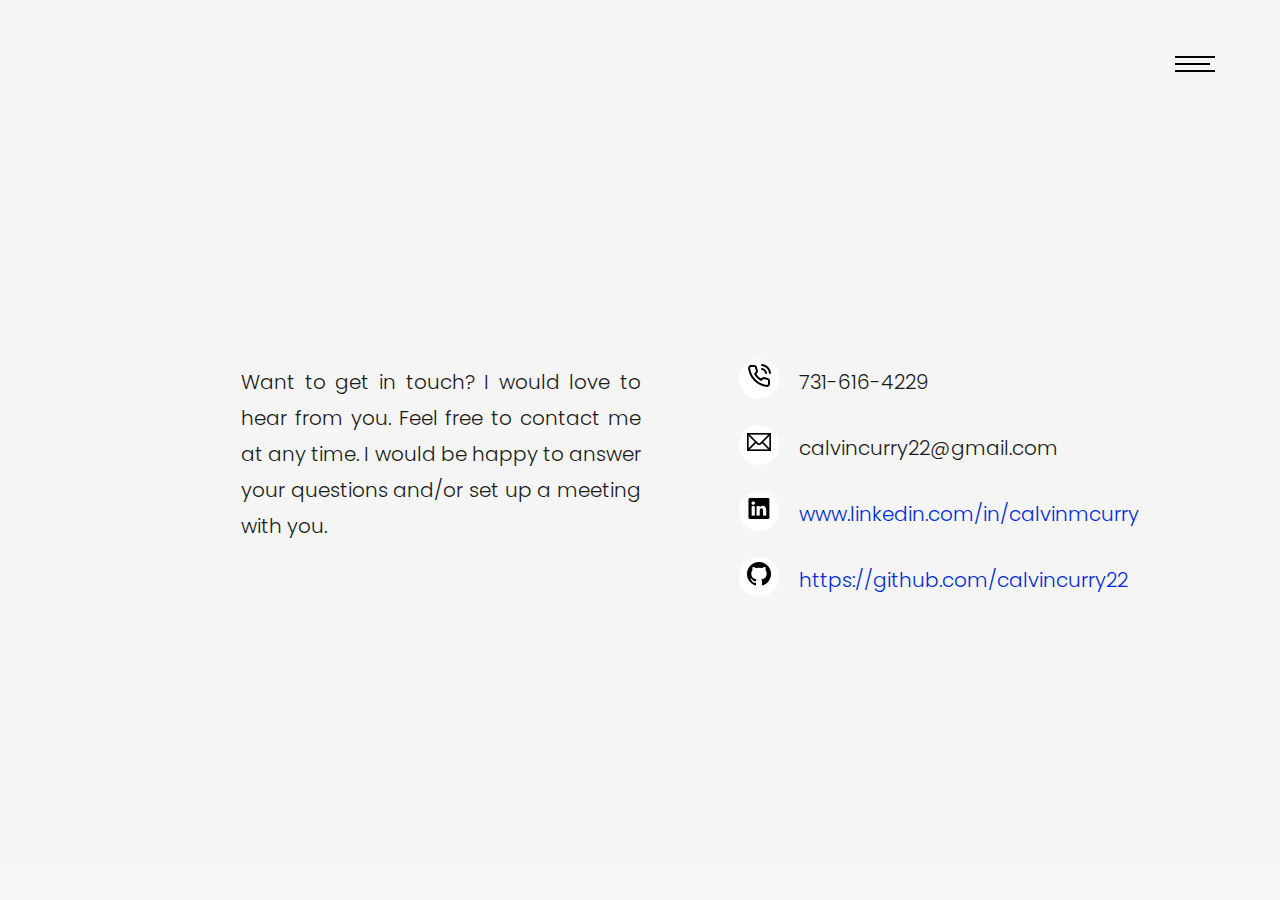
<file: contact.html>
<!DOCTYPE HTML>
<html>

<head>
	<meta charset="utf-8">
	<meta http-equiv="X-UA-Compatible" content="IE=edge">
	<title>Calvin Curry | Software Developer</title>
	<meta name="viewport" content="width=device-width, initial-scale=1">
	<meta name="description" content="" />
	<meta name="keywords" content="" />
	<meta name="author" content="" />

	<!-- Facebook and Twitter integration -->
	<meta property="og:title" content="" />
	<meta property="og:image" content="" />
	<meta property="og:url" content="" />
	<meta property="og:site_name" content="" />
	<meta property="og:description" content="" />
	<meta name="twitter:title" content="" />
	<meta name="twitter:image" content="" />
	<meta name="twitter:url" content="" />
	<meta name="twitter:card" content="" />

	<!-- Place favicon.ico and apple-touch-icon.png in the root directory -->
	<link rel="icon" href="./images/cc.jpg">

	<link href="https://fonts.googleapis.com/css?family=Poppins:300,400,500,600,700,800" rel="stylesheet">

	<!-- Animate.css -->
	<link rel="stylesheet" href="css/animate.css">
	<!-- Icomoon Icon Fonts-->
	<link rel="stylesheet" href="css/icomoon.css">
	<!-- Bootstrap  -->
	<link rel="stylesheet" href="css/bootstrap.css">
	<!-- Owl Carousel -->
	<link rel="stylesheet" href="css/owl.carousel.min.css">
	<link rel="stylesheet" href="css/owl.theme.default.min.css">
	<!-- Magnific Popup -->
	<link rel="stylesheet" href="css/magnific-popup.css">

	<link rel="stylesheet" href="css/style.css">


	<!-- Modernizr JS -->
	<script src="js/modernizr-2.6.2.min.js"></script>
	<!-- FOR IE9 below -->
	<!--[if lt IE 9]>
	<script src="js/respond.min.js"></script>
	<![endif]-->

</head>

<body>

	<nav id="colorlib-main-nav" role="navigation">
		<a href="#" class="js-colorlib-nav-toggle colorlib-nav-toggle active"><i></i></a>
		<div class="js-fullheight colorlib-table">
			<div class="colorlib-table-cell js-fullheight">
				<div class="container">
					<div class="row">
						<div class="col-md-12 text-center">
							<ul>
								<li><a href="index.html"><span>Home</span></a></li>
								<li><a href="about.html"><span>About</span></a></li>
								<li><a href="services.html"><span>Technical Skills</span></a></li>
								<li><a href="projects.html"><span>Projects</span></a></li>
								<li class="active"><a href="contact.html"><span>Contact</span></a></li>
							</ul>
						</div>
					</div>
				</div>
			</div>
		</div>
	</nav>

	<div id="colorlib-page">
		<header>
			<div class="container">
				<div class="row">
					<div class="col-md-12">
						<a href="#" class="js-colorlib-nav-toggle colorlib-nav-toggle"><i></i></a>
					</div>
				</div>
			</div>
		</header>

		<div id="colorlib-contact">
			<div class="container">
				<div class="row">
					<div class="col-md-12 col-md-offset-0 text-center animate-box intro-heading intro-heading-2">
						<h2>Let's Connect!</h2>
					</div>
				</div>
				<div class="row contact">
					<p class="contactMessage">
						Want to get in touch? I would love to hear from you. Feel free to contact
						me at any time. I would be happy to answer your questions and/or set up a meeting with you.
					</p>
					<ul class="contact-info">
						<li><span><img src="./images/phone icon.png" /></span>731-616-4229</li>
						<li><span><img src="./images/email icon.png" /></span>calvincurry22@gmail.com</li>
						<li><span><img src="./images/link icon.png" /></span><a
								href="www.linkedin.com/in/calvinmcurry">www.linkedin.com/in/calvinmcurry</a>
						</li>
						<li><span><img src="./images/github icon.png" /></span><a
								href="https://github.com/calvincurry22">https://github.com/calvincurry22</a>
						</li>
					</ul>
				</div>
			</div>
		</div>
	</div>

	<!-- jQuery -->
	<script src="js/jquery.min.js"></script>
	<!-- jQuery Easing -->
	<script src="js/jquery.easing.1.3.js"></script>
	<!-- Bootstrap -->
	<script src="js/bootstrap.min.js"></script>
	<!-- Waypoints -->
	<script src="js/jquery.waypoints.min.js"></script>
	<!-- Owl Carousel -->
	<script src="js/owl.carousel.min.js"></script>
	<!-- Magnific Popup -->
	<script src="js/jquery.magnific-popup.min.js"></script>
	<script src="js/magnific-popup-options.js"></script>

	<!-- Main JS (Do not remove) -->
	<script src="js/main.js"></script>

</body>

</html>
</file>
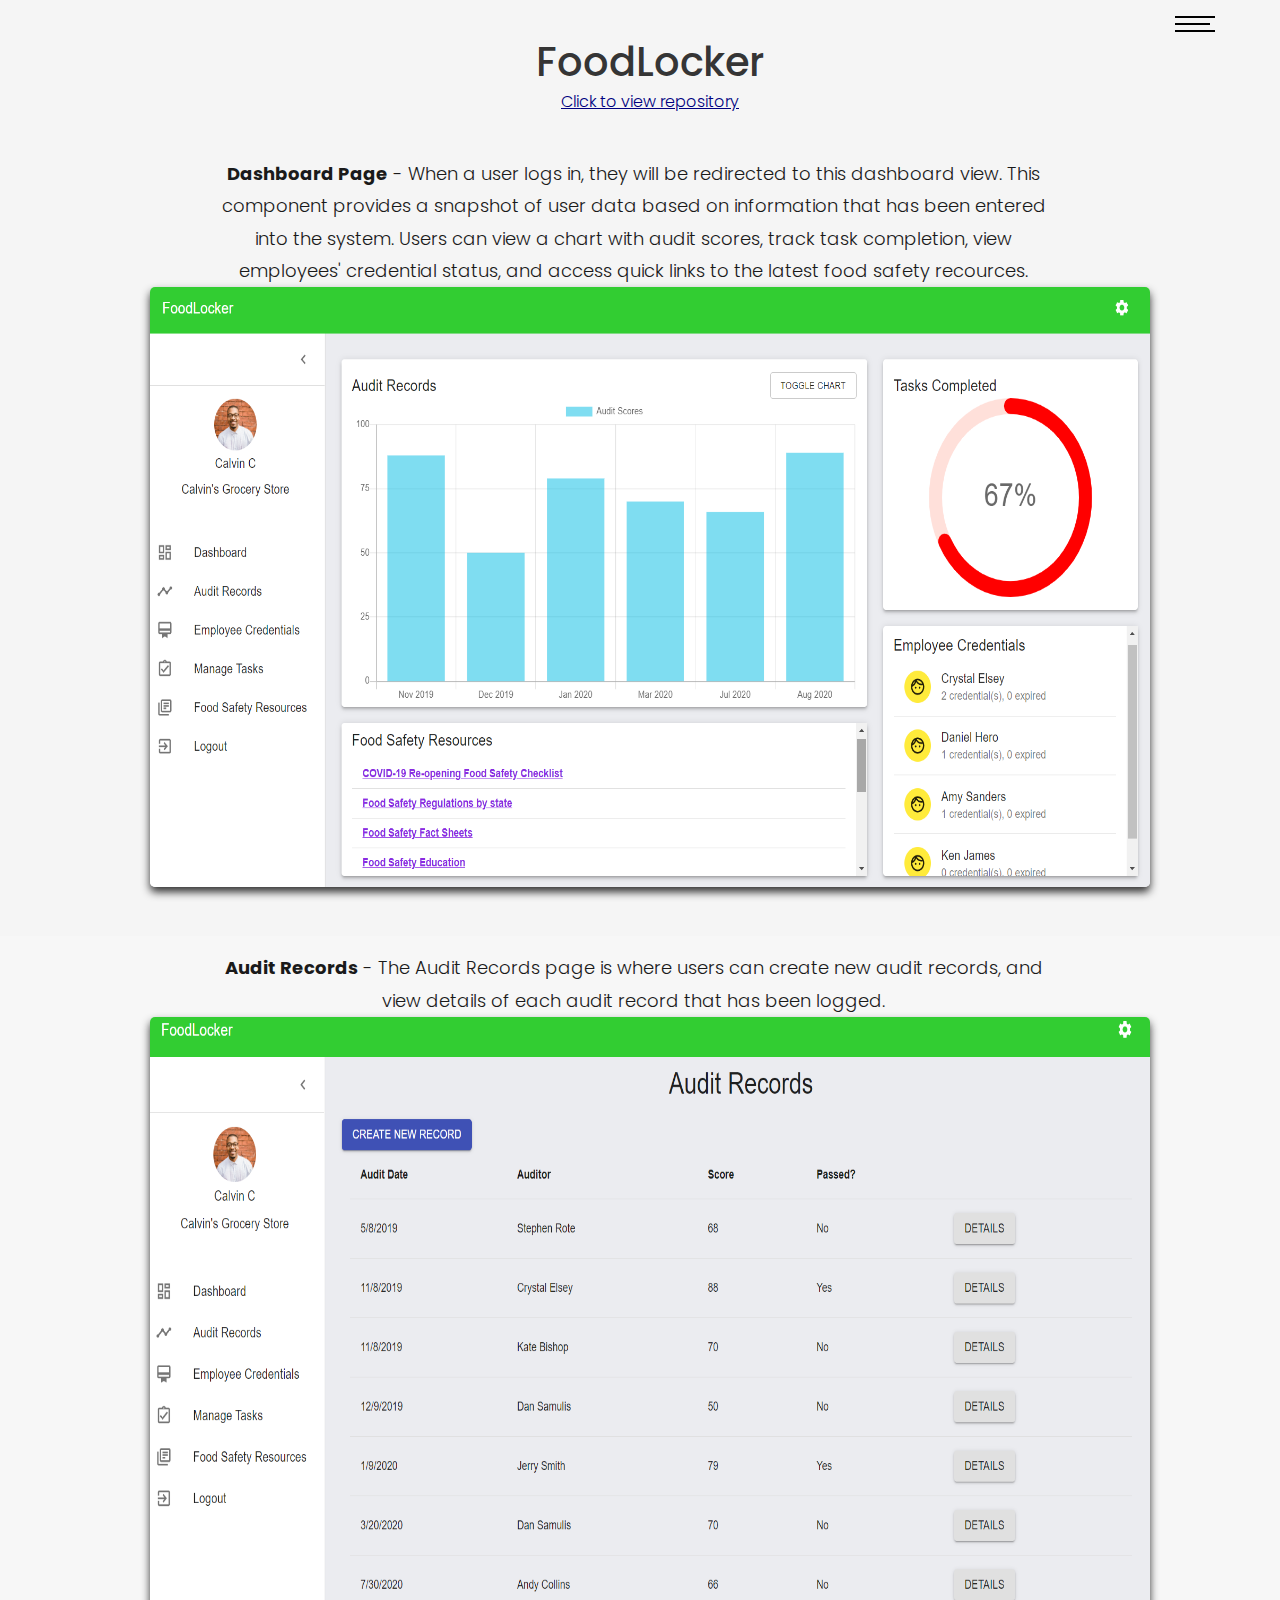
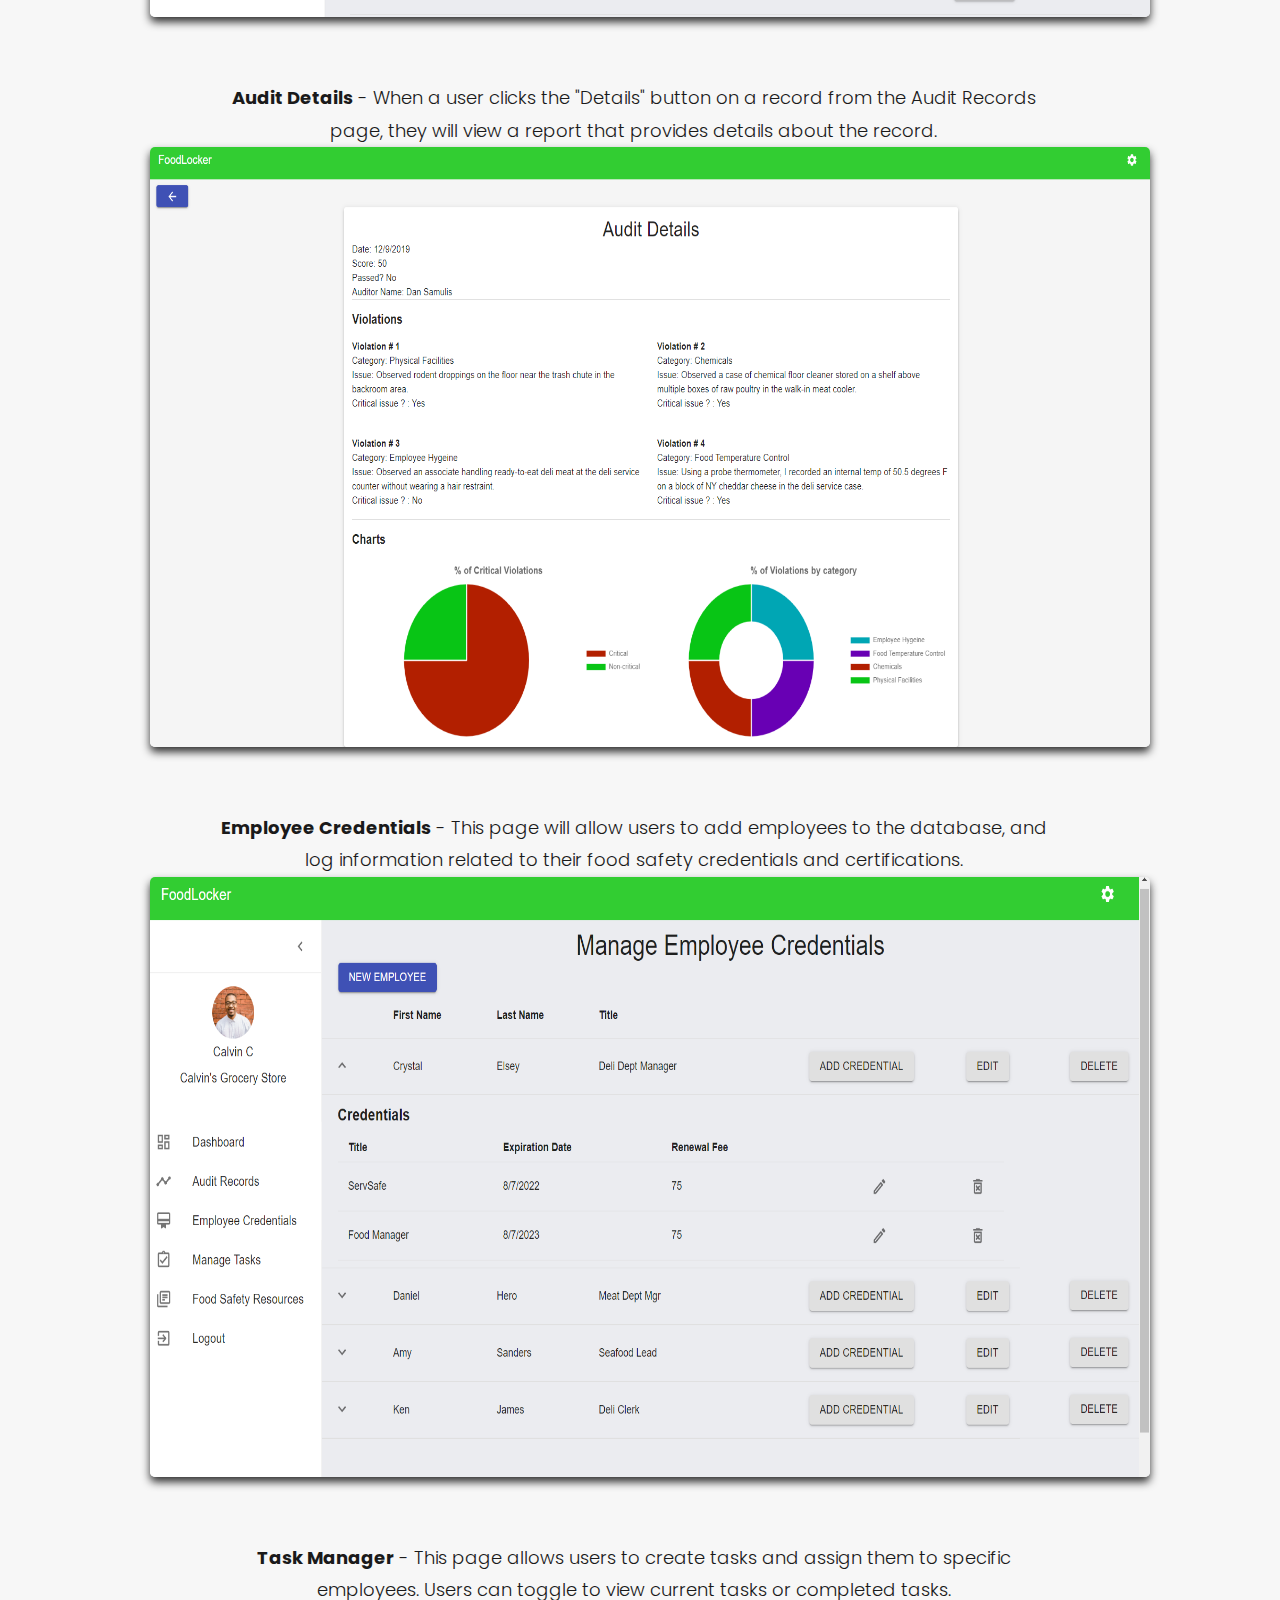
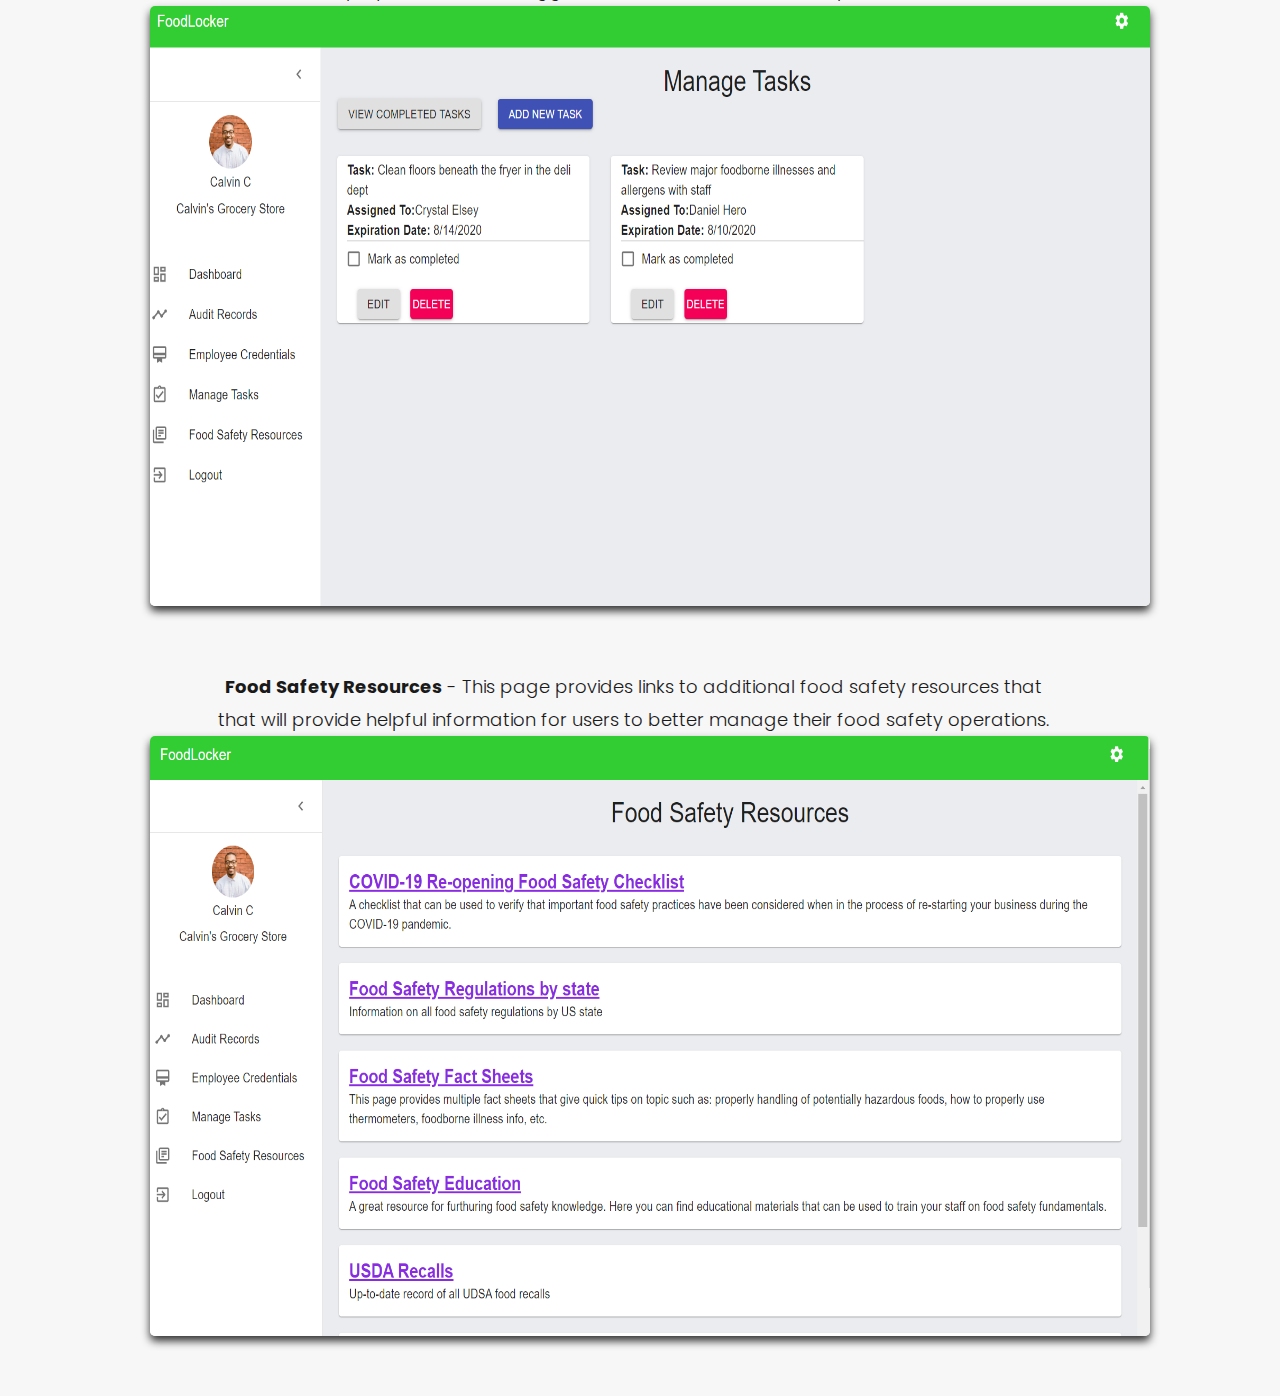
<file: foodLocker.html>
<!DOCTYPE HTML>
<html>

<head>
    <meta charset="utf-8">
    <meta http-equiv="X-UA-Compatible" content="IE=edge">
    <title>Calvin Curry | Software Developer</title>
    <meta name="viewport" content="width=device-width, initial-scale=1">
    <meta name="description" content="" />
    <meta name="keywords" content="" />
    <meta name="author" content="" />

    <!-- Facebook and Twitter integration -->
    <meta property="og:title" content="" />
    <meta property="og:image" content="" />
    <meta property="og:url" content="" />
    <meta property="og:site_name" content="" />
    <meta property="og:description" content="" />
    <meta name="twitter:title" content="" />
    <meta name="twitter:image" content="" />
    <meta name="twitter:url" content="" />
    <meta name="twitter:card" content="" />

    <!-- Place favicon.ico and apple-touch-icon.png in the root directory -->
    <link rel="icon" href="./images/cc.jpg">

    <link href="https://fonts.googleapis.com/css?family=Poppins:300,400,500,600,700,800" rel="stylesheet">

    <!-- Animate.css -->
    <link rel="stylesheet" href="css/animate.css">
    <!-- Icomoon Icon Fonts-->
    <link rel="stylesheet" href="css/icomoon.css">
    <!-- Bootstrap  -->
    <link rel="stylesheet" href="css/bootstrap.css">
    <!-- Owl Carousel -->
    <link rel="stylesheet" href="css/owl.carousel.min.css">
    <link rel="stylesheet" href="css/owl.theme.default.min.css">
    <!-- Magnific Popup -->
    <link rel="stylesheet" href="css/magnific-popup.css">

    <link rel="stylesheet" href="css/style.css">


    <!-- Modernizr JS -->
    <script src="js/modernizr-2.6.2.min.js"></script>
    <!-- FOR IE9 below -->
    <!--[if lt IE 9]>
	<script src="js/respond.min.js"></script>
	<![endif]-->

</head>

<body>

    <nav id="colorlib-main-nav" role="navigation">
        <a href="#" class="js-colorlib-nav-toggle colorlib-nav-toggle active"><i></i></a>
        <div class="js-fullheight colorlib-table">
            <div class="colorlib-table-cell js-fullheight">
                <div class="container">
                    <div class="row">
                        <div class="col-md-12 text-center">
                            <ul>
                                <li><a href="index.html"><span>Home</span></a></li>
                                <li><a href="about.html"><span>About</span></a></li>
                                <li><a href="services.html"><span>Technical Skills</span></a></li>
                                <li class="active"><a href="projects.html"><span>Projects</span></a></li>
                                <li><a href="contact.html"><span>Contact</span></a></li>
                            </ul>
                        </div>
                    </div>
                </div>
            </div>
        </div>
    </nav>

    <div id="colorlib-page">

        <div class="container">
            <div class="row">
                <div class="col-md-12 project">
                    <a href="#" class="js-colorlib-nav-toggle colorlib-nav-toggle"><i></i></a>
                </div>
            </div>
        </div>


        <div>
            <div class="col-half js-fullheight">
                <div class="projectContainer">
                    <!-- <button class="repoButton"> -->
                    <!-- </button> -->
                    <h2 class="marvelProjectHeader">
                        FoodLocker
                    </h2>
                    <a class="repoLink" target="_blank" href="https://github.com/calvincurry22/Food-Locker">
                        Click to view repository
                    </a>
                    <br />
                    <div class="projectImageContainer">
                        <p class="projectDescription"><strong>Dashboard Page</strong> -
                            When a user logs in, they will be redirected to this dashboard view.
                            This component provides a snapshot of user data based on information
                            that has been entered into the system. Users can view a chart with
                            audit scores, track task completion, view employees' credential status,
                            and access quick links to the latest food safety recources.
                        </p>
                        <img class="projectImage" src="./images/FoodLockerDashboard.png" alt="myList" />
                    </div>
                    <div class="projectImageContainer">
                        <p class="projectDescription"><strong>Audit Records</strong> -
                            The Audit Records page is where users can create new audit records,
                            and view details of each audit record that has been logged.
                        </p>
                        <img class="projectImage" src="./images/FoodLockerAuditRecords.png" alt="comicsExplorer" />
                    </div>
                    <div class="projectImageContainer">
                        <p class="projectDescription"><strong>Audit Details</strong> -
                            When a user clicks the "Details" button on a record from the Audit Records page,
                            they will view a report that provides details about the record.
                        </p>
                        <img class="projectImage" src="./images/FoodLockerAuditDetails.png" alt="forum" />
                    </div>
                    <div class="projectImageContainer">
                        <p class="projectDescription"><strong>Employee Credentials</strong> -
                            This page will allow users to add employees to the database, and log information
                            related to their food safety credentials and certifications.
                        </p>
                        <img class="projectImage" src="./images/FoodLockerEmployeeCredentials.png" alt="readComics" />
                    </div>
                    <div class="projectImageContainer">
                        <p class="projectDescription"><strong>Task Manager</strong> -
                            This page allows users to create tasks and assign them to specific employees.
                            Users can toggle to view current tasks or completed tasks.
                        </p>
                        <img class="projectImage" src="./images/FoodLockerTaskManager.png" alt="readComics" />
                    </div>
                    <div class="projectImageContainer">
                        <p class="projectDescription"><strong>Food Safety Resources</strong> -
                            This page provides links to additional food safety resources that
                            that will provide helpful information for users to better manage
                            their food safety operations.
                        </p>
                        <img class="projectImage" src="./images/FoodLockerResources.png" alt="readComics" />
                    </div>
                </div>
            </div>
        </div>
    </div>

    <!-- jQuery -->
    <script src="js/jquery.min.js"></script>
    <!-- jQuery Easing -->
    <script src="js/jquery.easing.1.3.js"></script>
    <!-- Bootstrap -->
    <script src="js/bootstrap.min.js"></script>
    <!-- Waypoints -->
    <script src="js/jquery.waypoints.min.js"></script>
    <!-- Owl Carousel -->
    <script src="js/owl.carousel.min.js"></script>
    <!-- Magnific Popup -->
    <script src="js/jquery.magnific-popup.min.js"></script>
    <script src="js/magnific-popup-options.js"></script>

    <!-- Main JS (Do not remove) -->
    <script src="js/main.js"></script>

</body>

</html>
</file>
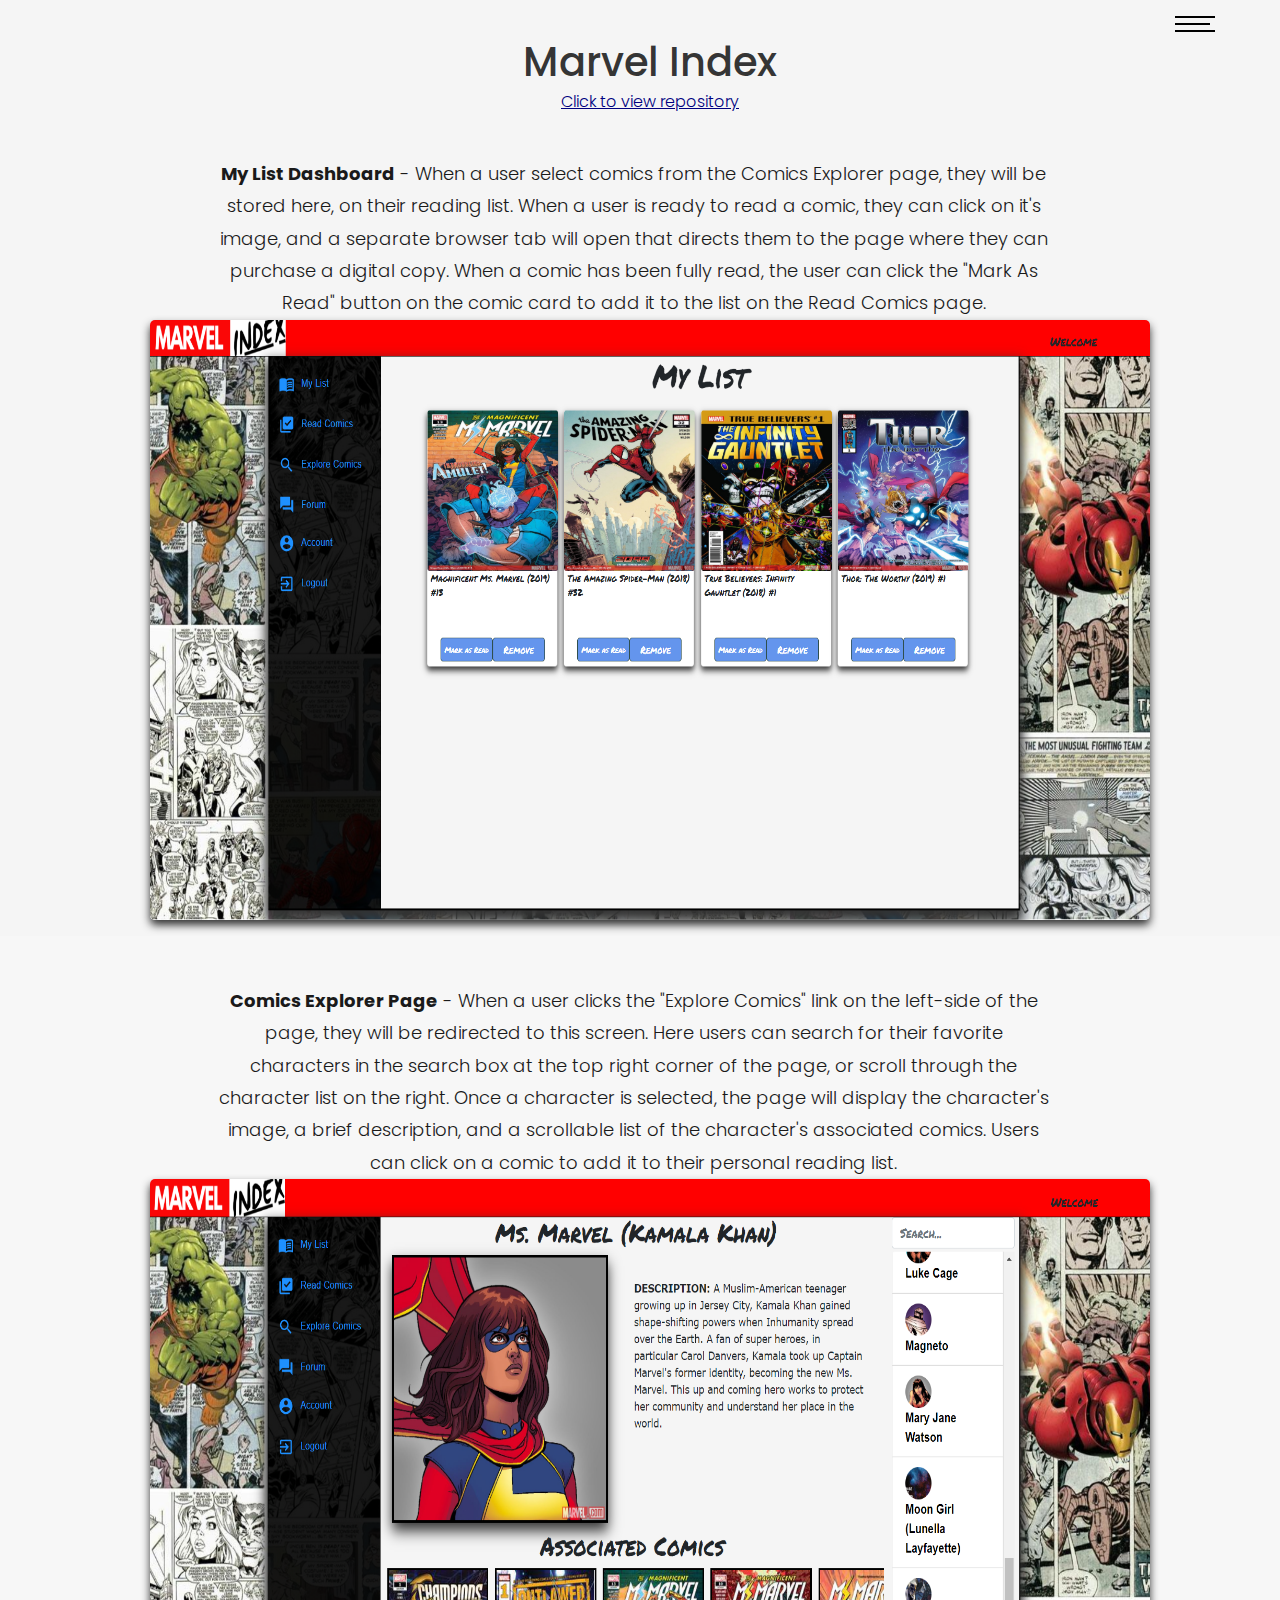
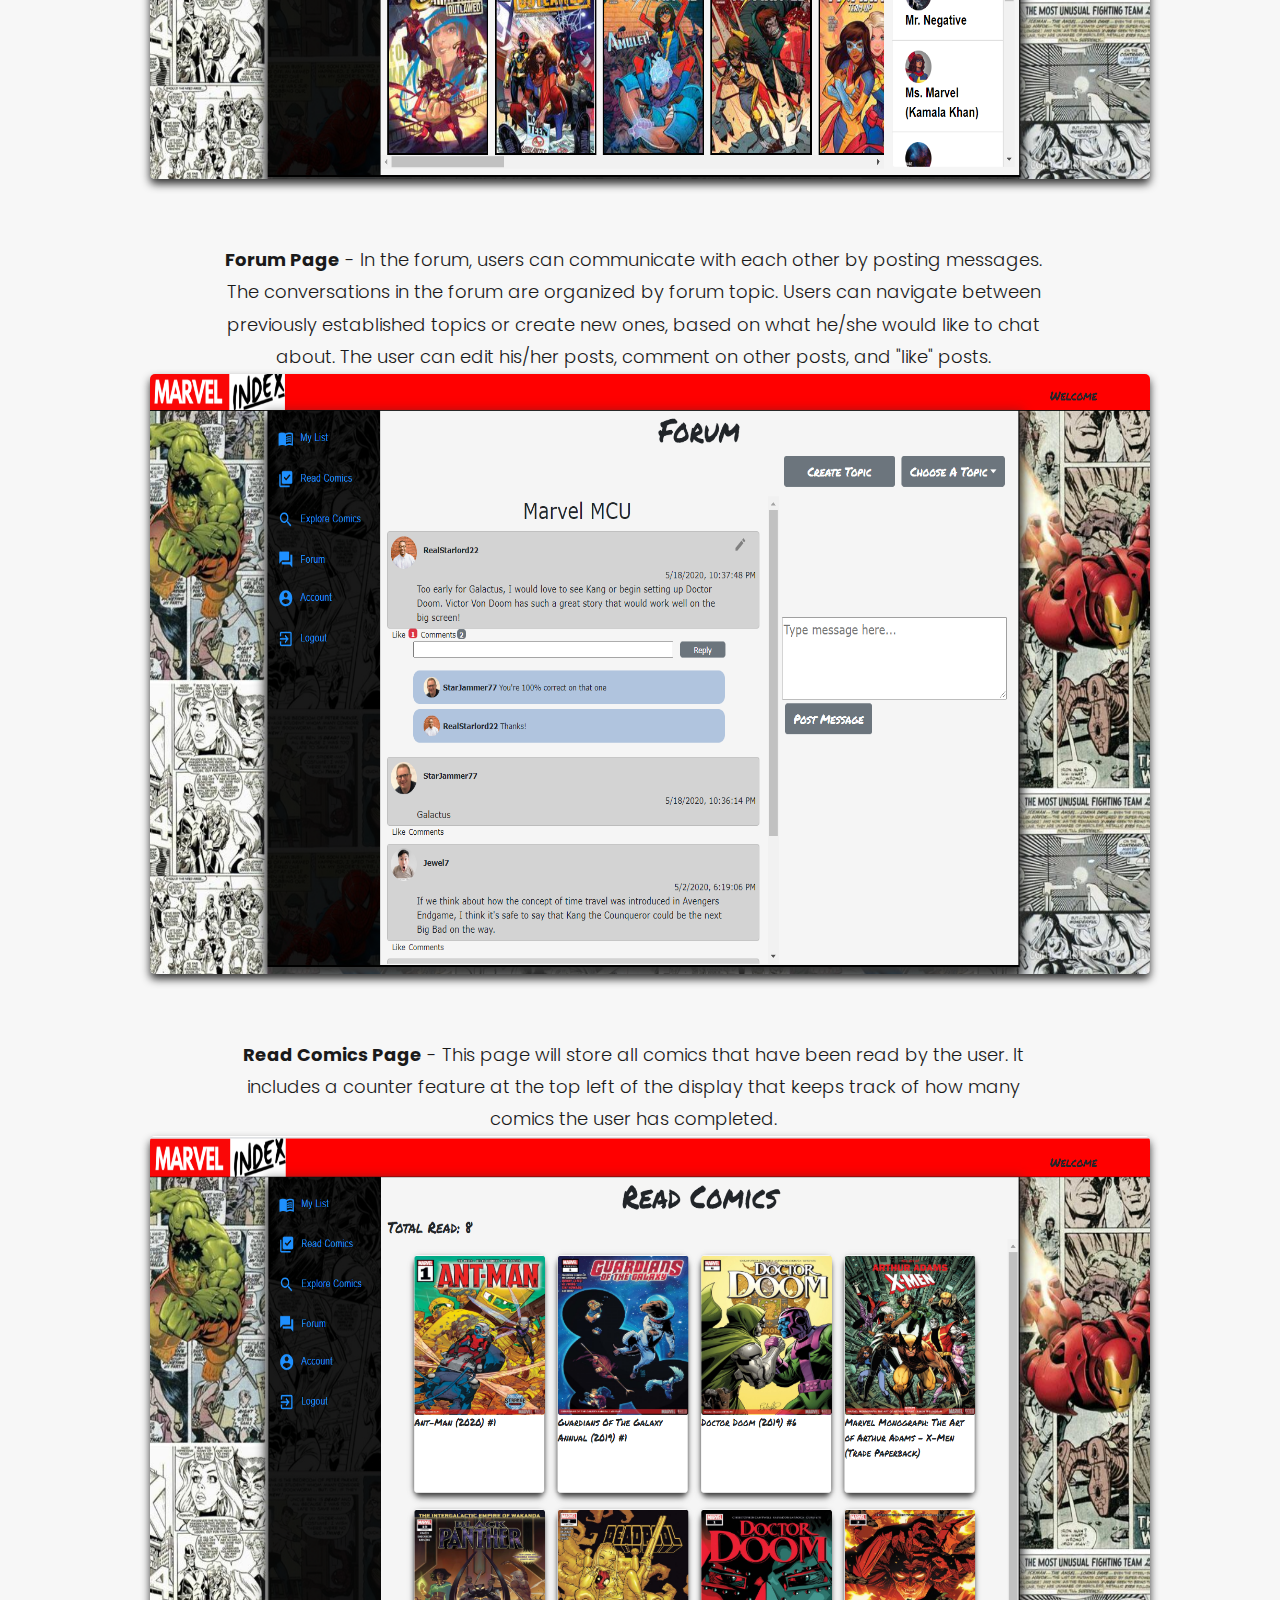
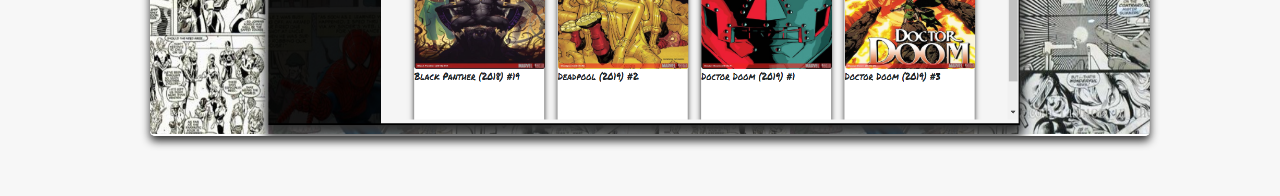
<file: marvel-index.html>
<!DOCTYPE HTML>
<html>

<head>
	<meta charset="utf-8">
	<meta http-equiv="X-UA-Compatible" content="IE=edge">
	<title>Calvin Curry | Software Developer</title>
	<meta name="viewport" content="width=device-width, initial-scale=1">
	<meta name="description" content="" />
	<meta name="keywords" content="" />
	<meta name="author" content="" />

	<!-- Facebook and Twitter integration -->
	<meta property="og:title" content="" />
	<meta property="og:image" content="" />
	<meta property="og:url" content="" />
	<meta property="og:site_name" content="" />
	<meta property="og:description" content="" />
	<meta name="twitter:title" content="" />
	<meta name="twitter:image" content="" />
	<meta name="twitter:url" content="" />
	<meta name="twitter:card" content="" />

	<!-- Place favicon.ico and apple-touch-icon.png in the root directory -->
	<link rel="icon" href="./images/cc.jpg">

	<link href="https://fonts.googleapis.com/css?family=Poppins:300,400,500,600,700,800" rel="stylesheet">

	<!-- Animate.css -->
	<link rel="stylesheet" href="css/animate.css">
	<!-- Icomoon Icon Fonts-->
	<link rel="stylesheet" href="css/icomoon.css">
	<!-- Bootstrap  -->
	<link rel="stylesheet" href="css/bootstrap.css">
	<!-- Owl Carousel -->
	<link rel="stylesheet" href="css/owl.carousel.min.css">
	<link rel="stylesheet" href="css/owl.theme.default.min.css">
	<!-- Magnific Popup -->
	<link rel="stylesheet" href="css/magnific-popup.css">

	<link rel="stylesheet" href="css/style.css">


	<!-- Modernizr JS -->
	<script src="js/modernizr-2.6.2.min.js"></script>
	<!-- FOR IE9 below -->
	<!--[if lt IE 9]>
	<script src="js/respond.min.js"></script>
	<![endif]-->

</head>

<body>

	<nav id="colorlib-main-nav" role="navigation">
		<a href="#" class="js-colorlib-nav-toggle colorlib-nav-toggle active"><i></i></a>
		<div class="js-fullheight colorlib-table">
			<div class="colorlib-table-cell js-fullheight">
				<div class="container">
					<div class="row">
						<div class="col-md-12 text-center">
							<ul>
								<li><a href="index.html"><span>Home</span></a></li>
								<li><a href="about.html"><span>About</span></a></li>
								<li><a href="services.html"><span>Technical Skills</span></a></li>
								<li class="active"><a href="projects.html"><span>Projects</span></a></li>
								<li><a href="contact.html"><span>Contact</span></a></li>
							</ul>
						</div>
					</div>
				</div>
			</div>
		</div>
	</nav>

	<div id="colorlib-page">

		<div class="container">
			<div class="row">
				<div class="col-md-12 project">
					<a href="#" class="js-colorlib-nav-toggle colorlib-nav-toggle"><i></i></a>
				</div>
			</div>
		</div>


		<div>
			<div class="col-half js-fullheight">
				<div class="projectContainer">
					<!-- <button class="repoButton"> -->
					<!-- </button> -->
					<h2 class="marvelProjectHeader">
						Marvel Index
					</h2>
					<a class="repoLink" target="_blank" href="https://github.com/calvincurry22/Marvel-Index">
						Click to view repository
					</a>
					<br />
					<div class="projectImageContainer">
						<p class="projectDescription"><strong>My List Dashboard</strong> -
							When a user select comics from the Comics Explorer page,
							they will be stored here, on their reading list. When a user is ready to read a comic,
							they can click on it's image, and a separate browser tab will open that directs them to
							the page where they can purchase a digital copy. When a comic has been fully read,
							the user can click the "Mark As Read" button on the comic card to add it to the list on
							the Read Comics page.
						</p>
						<img class="projectImage" src="./images/newMarvelMyList.png" alt="myList" />
					</div>
					<div class="projectImageContainer">
						<p class="projectDescription"><strong>Comics Explorer Page</strong> -
							When a user clicks the "Explore Comics" link on the left-side of the page,
							they will be redirected to this screen. Here users can search for their
							favorite characters in the search box at the top right corner of the page,
							or scroll through the character list on the right. Once a character is selected,
							the page will display the character's image, a brief description, and a scrollable
							list of the character's associated comics. Users can click on a comic to add it to
							their personal reading list.
						</p>
						<img class="projectImage" src="./images/newMarvelComicsExplorer.png" alt="comicsExplorer" />
					</div>
					<div class="projectImageContainer">
						<p class="projectDescription"><strong>Forum Page</strong> -
							In the forum, users can communicate with each other by posting messages.
							The conversations in the forum are organized by forum topic.
							Users can navigate between previously established topics or create new ones,
							based on what he/she would like to chat about. The user can edit his/her posts,
							comment on other posts, and "like" posts.
						</p>
						<img class="projectImage" src="./images/newMarvelForum1.png" alt="forum" />
					</div>
					<div class="projectImageContainer">
						<p class="projectDescription"><strong>Read Comics Page</strong> -
							This page will store all comics that have been read by the user.
							It includes a counter feature at the top left of the display that
							keeps track of how many comics the user has completed.
						</p>
						<img class="projectImage" src="./images/newMarvelReadComics.png" alt="readComics" />
					</div>
				</div>
			</div>
		</div>
	</div>

	<!-- jQuery -->
	<script src="js/jquery.min.js"></script>
	<!-- jQuery Easing -->
	<script src="js/jquery.easing.1.3.js"></script>
	<!-- Bootstrap -->
	<script src="js/bootstrap.min.js"></script>
	<!-- Waypoints -->
	<script src="js/jquery.waypoints.min.js"></script>
	<!-- Owl Carousel -->
	<script src="js/owl.carousel.min.js"></script>
	<!-- Magnific Popup -->
	<script src="js/jquery.magnific-popup.min.js"></script>
	<script src="js/magnific-popup-options.js"></script>

	<!-- Main JS (Do not remove) -->
	<script src="js/main.js"></script>

</body>

</html>
</file>
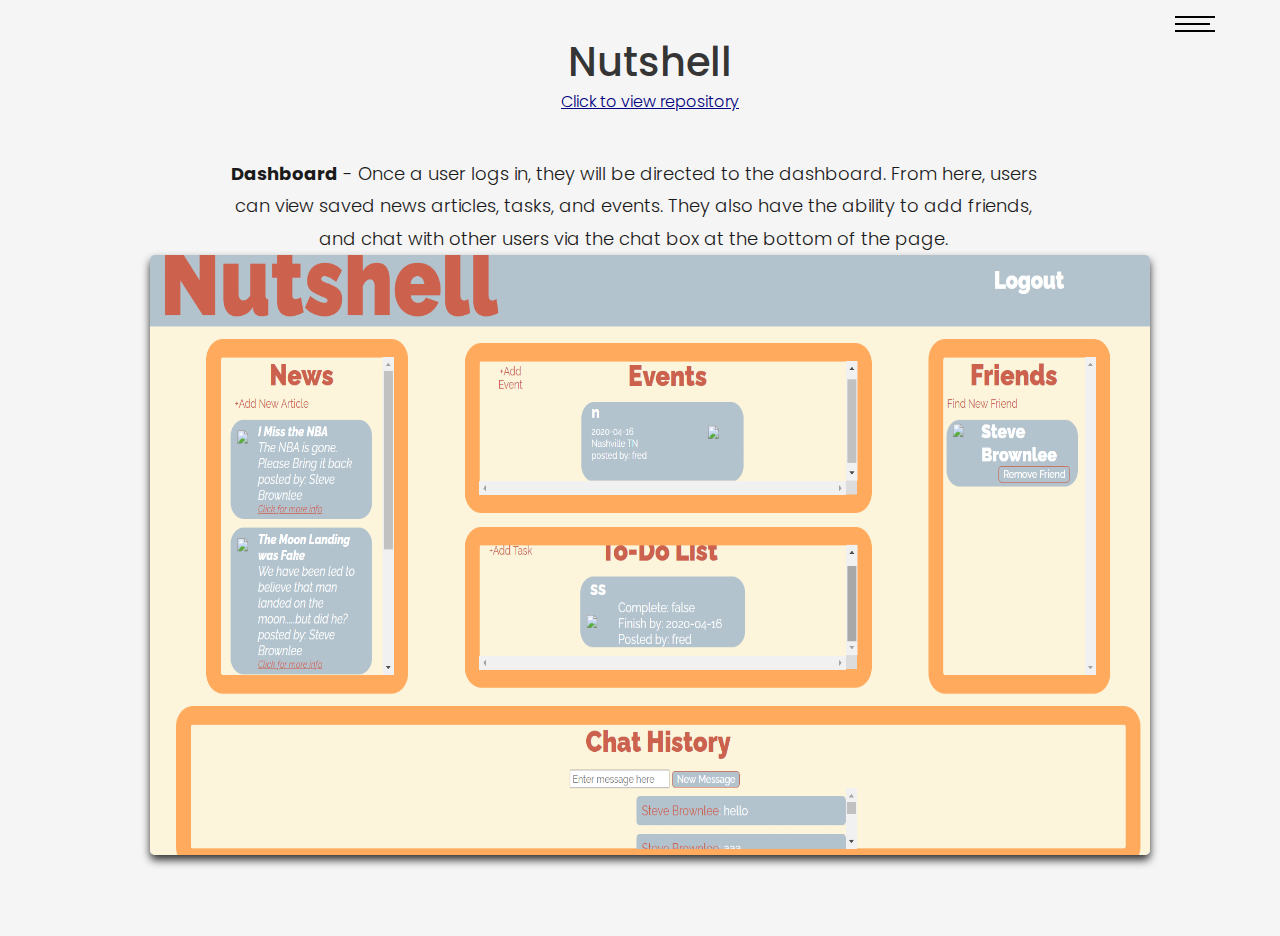
<file: nutshell.html>
<!DOCTYPE html>
<html lang="en">

<head>
    <meta charset="utf-8">
    <meta http-equiv="X-UA-Compatible" content="IE=edge">
    <title>Calvin Curry | Software Developer</title>
    <meta name="viewport" content="width=device-width, initial-scale=1">
    <meta name="description" content="" />
    <meta name="keywords" content="" />
    <meta name="author" content="" />

    <!-- Facebook and Twitter integration -->
    <meta property="og:title" content="" />
    <meta property="og:image" content="" />
    <meta property="og:url" content="" />
    <meta property="og:site_name" content="" />
    <meta property="og:description" content="" />
    <meta name="twitter:title" content="" />
    <meta name="twitter:image" content="" />
    <meta name="twitter:url" content="" />
    <meta name="twitter:card" content="" />

    <!-- Place favicon.ico and apple-touch-icon.png in the root directory -->
    <link rel="icon" href="./images/cc.jpg">

    <link href="https://fonts.googleapis.com/css?family=Poppins:300,400,500,600,700,800" rel="stylesheet">

    <!-- Animate.css -->
    <link rel="stylesheet" href="css/animate.css">
    <!-- Icomoon Icon Fonts-->
    <link rel="stylesheet" href="css/icomoon.css">
    <!-- Bootstrap  -->
    <link rel="stylesheet" href="css/bootstrap.css">
    <!-- Owl Carousel -->
    <link rel="stylesheet" href="css/owl.carousel.min.css">
    <link rel="stylesheet" href="css/owl.theme.default.min.css">
    <!-- Magnific Popup -->
    <link rel="stylesheet" href="css/magnific-popup.css">

    <link rel="stylesheet" href="css/style.css">


    <!-- Modernizr JS -->
    <script src="js/modernizr-2.6.2.min.js"></script>
    <!-- FOR IE9 below -->
    <!--[if lt IE 9]>
        <script src="js/respond.min.js"></script>
        <![endif]-->

</head>

<body>

    <nav id="colorlib-main-nav" role="navigation">
        <a href="#" class="js-colorlib-nav-toggle colorlib-nav-toggle active"><i></i></a>
        <div class="js-fullheight colorlib-table">
            <div class="colorlib-table-cell js-fullheight">
                <div class="container">
                    <div class="row">
                        <div class="col-md-12 text-center">
                            <ul>
                                <li><a href="index.html"><span>Home</span></a></li>
                                <li><a href="about.html"><span>About</span></a></li>
                                <li><a href="services.html"><span>Technical Skills</span></a></li>
                                <li class="active"><a href="projects.html"><span>Projects</span></a></li>
                                <li><a href="contact.html"><span>Contact</span></a></li>
                            </ul>
                        </div>
                    </div>
                </div>
            </div>
        </div>
    </nav>

    <div id="colorlib-page">

        <div class="container">
            <div class="row">
                <div class="col-md-12 project">
                    <a href="#" class="js-colorlib-nav-toggle colorlib-nav-toggle"><i></i></a>
                </div>
            </div>
        </div>


        <div>
            <div class="col-half js-fullheight">
                <div class="projectContainer">
                    <!-- <button class="repoButton"> -->
                    <!-- </button> -->
                    <h2 class="marvelProjectHeader">
                        Nutshell
                    </h2>
                    <a class="repoLink" target="_blank"
                        href="https://github.com/calvincurry22/nutshell-smaragdine-sugar-gliders">
                        Click to view repository
                    </a>
                    <br />
                    <div class="projectImageContainer">
                        <p class="projectDescription"><strong>Dashboard</strong> -
                            Once a user logs in, they will be directed to the dashboard.
                            From here, users can view saved news articles, tasks, and events.
                            They also have the ability to add friends, and chat with other
                            users via the chat box at the bottom of the page.
                        </p>
                        <img class="projectImage" src="./images/nutshellDashboard.png" alt="dashboard" />
                    </div>
                </div>
            </div>
        </div>
    </div>

    <!-- jQuery -->
    <script src="js/jquery.min.js"></script>
    <!-- jQuery Easing -->
    <script src="js/jquery.easing.1.3.js"></script>
    <!-- Bootstrap -->
    <script src="js/bootstrap.min.js"></script>
    <!-- Waypoints -->
    <script src="js/jquery.waypoints.min.js"></script>
    <!-- Owl Carousel -->
    <script src="js/owl.carousel.min.js"></script>
    <!-- Magnific Popup -->
    <script src="js/jquery.magnific-popup.min.js"></script>
    <script src="js/magnific-popup-options.js"></script>

    <!-- Main JS (Do not remove) -->
    <script src="js/main.js"></script>

</body>

</html>
</file>
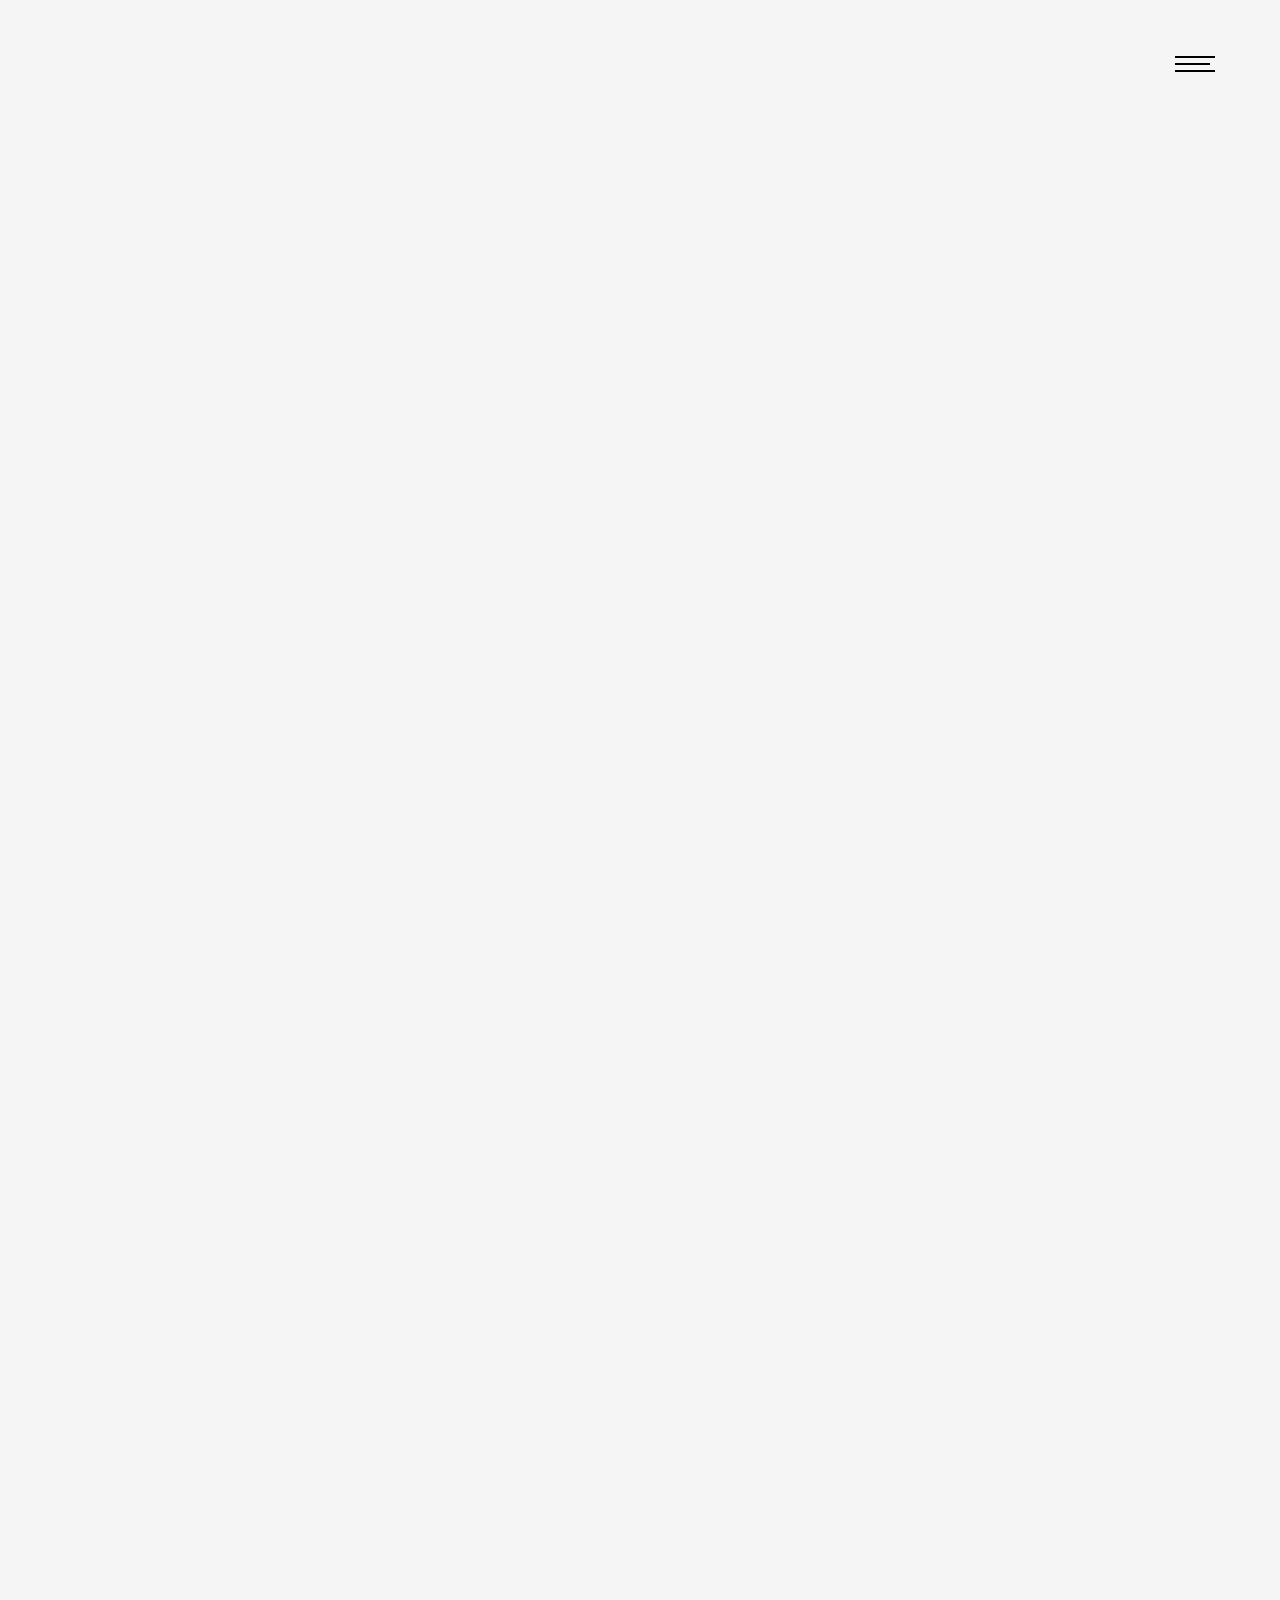
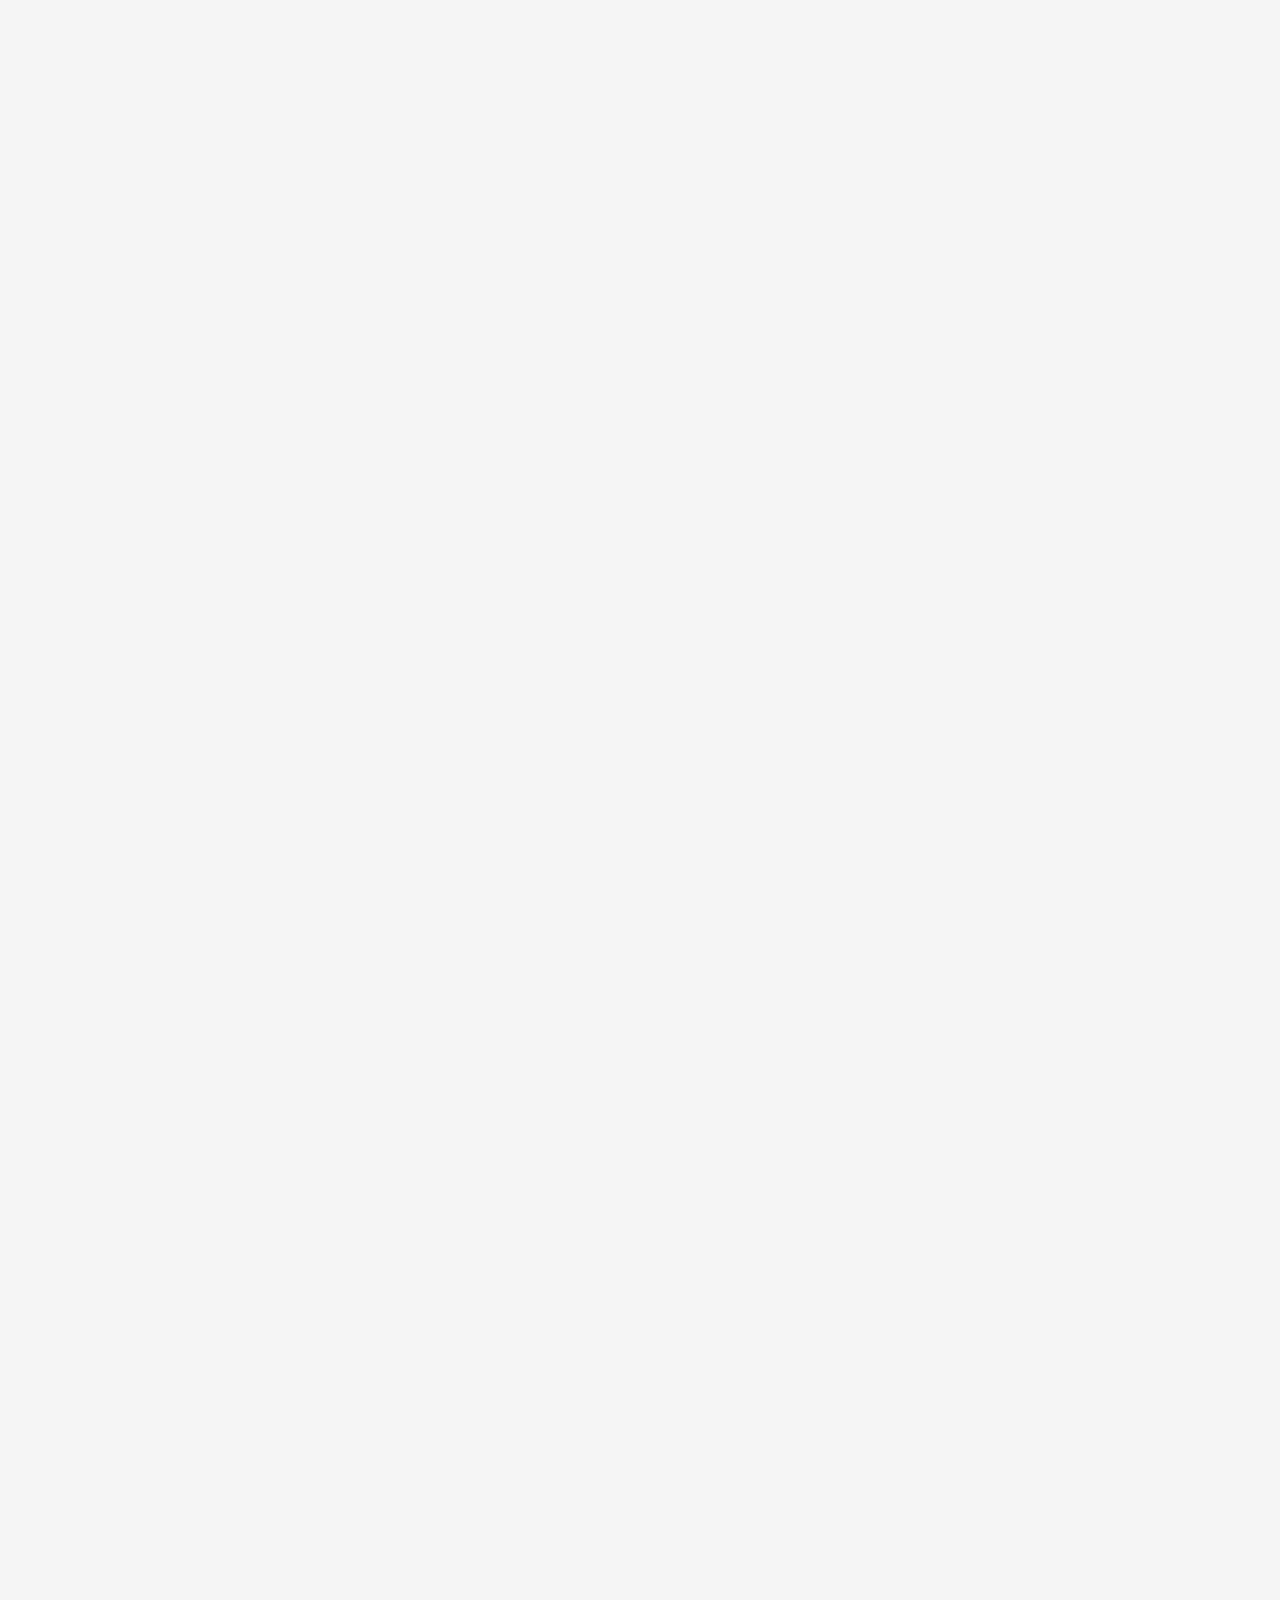
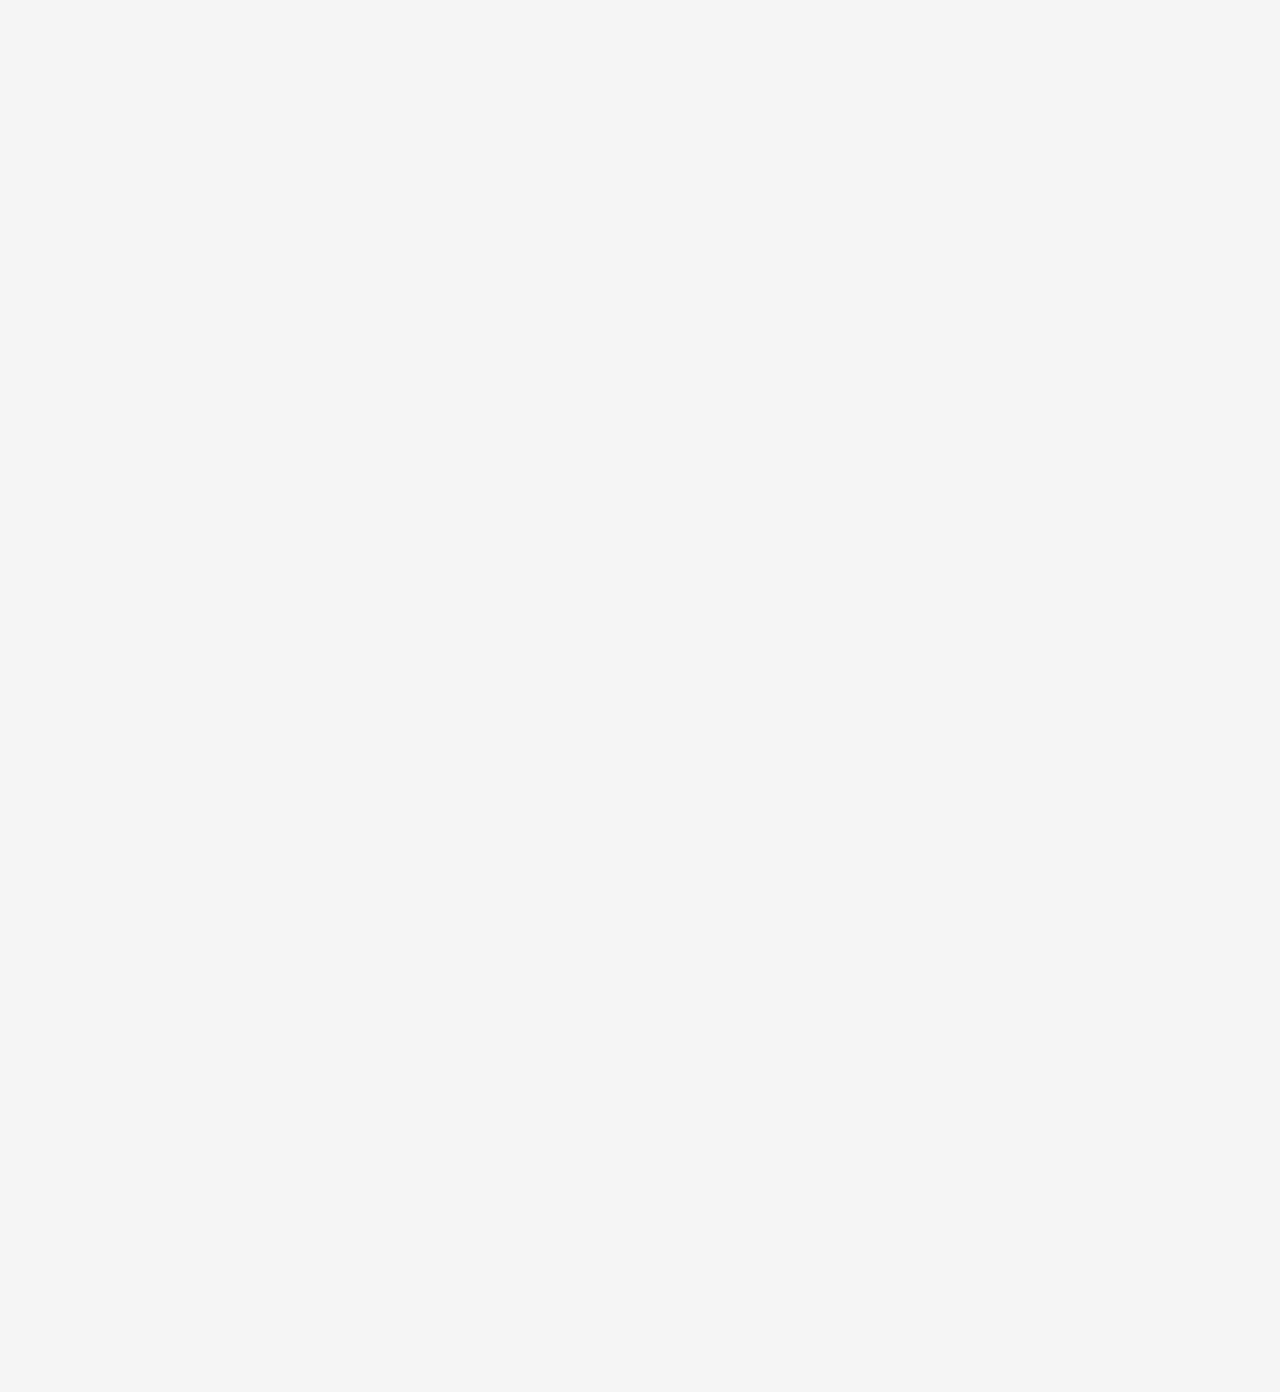
<file: projects.html>
<!DOCTYPE HTML>
<html>

<head>
	<meta charset="utf-8">
	<meta http-equiv="X-UA-Compatible" content="IE=edge">
	<title>Calvin Curry | Software Developer</title>
	<meta name="viewport" content="width=device-width, initial-scale=1">
	<meta name="description" content="" />
	<meta name="keywords" content="" />
	<meta name="author" content="" />

	<!-- Facebook and Twitter integration -->
	<meta property="og:title" content="" />
	<meta property="og:image" content="" />
	<meta property="og:url" content="" />
	<meta property="og:site_name" content="" />
	<meta property="og:description" content="" />
	<meta name="twitter:title" content="" />
	<meta name="twitter:image" content="" />
	<meta name="twitter:url" content="" />
	<meta name="twitter:card" content="" />

	<!-- Place favicon.ico and apple-touch-icon.png in the root directory -->
	<link rel="icon" href="./images/cc.jpg">

	<link href="https://fonts.googleapis.com/css?family=Poppins:300,400,500,600,700,800" rel="stylesheet">

	<!-- Animate.css -->
	<link rel="stylesheet" href="css/animate.css">
	<!-- Icomoon Icon Fonts-->
	<link rel="stylesheet" href="css/icomoon.css">
	<!-- Bootstrap  -->
	<link rel="stylesheet" href="css/bootstrap.css">
	<!-- Owl Carousel -->
	<link rel="stylesheet" href="css/owl.carousel.min.css">
	<link rel="stylesheet" href="css/owl.theme.default.min.css">
	<!-- Magnific Popup -->
	<link rel="stylesheet" href="css/magnific-popup.css">

	<link rel="stylesheet" href="css/style.css">


	<!-- Modernizr JS -->
	<script src="js/modernizr-2.6.2.min.js"></script>
	<!-- FOR IE9 below -->
	<!--[if lt IE 9]>
	<script src="js/respond.min.js"></script>
	<![endif]-->

</head>

<body>

	<nav id="colorlib-main-nav" role="navigation">
		<a href="#" class="js-colorlib-nav-toggle colorlib-nav-toggle active"><i></i></a>
		<div class="js-fullheight colorlib-table">
			<div class="colorlib-table-cell js-fullheight">
				<div class="container">
					<div class="row">
						<div class="col-md-12 text-center">
							<ul>
								<li><a href="index.html"><span>Home</span></a></li>
								<li><a href="about.html"><span>About</span></a></li>
								<li><a href="services.html"><span>Technical Skills</span></a></li>
								<li class="active"><a href="projects.html"><span>Projects</span></a></li>
								<li><a href="contact.html"><span>Contact</span></a></li>
							</ul>
						</div>
					</div>
				</div>
			</div>
		</div>
	</nav>

	<div id="colorlib-page">
		<header>
			<div class="container">
				<div class="row">
					<div class="col-md-12">
						<a href="#" class="js-colorlib-nav-toggle colorlib-nav-toggle"><i></i></a>
					</div>
				</div>
			</div>
		</header>

		<div class="colorlib-work">
			<div class="container-fluid">
				<div class="row">
					<div class="col-md-12 col-md-offset-0 text-center animate-box intro-heading intro-heading-2">
						<span>Projects</span>
					</div>
				</div>
				<div class="row">

					<div class="col-md-12 no-gutters">
						<div class="work-entry-flex animate-box js-fullheight">
							<div class="col-three-forth js-fullheight">
								<div class="row no-gutters">
									<div class="col-md-12 col-md-offset-0 no-gutters">
										<div class="work-img js-fullheight"
											style="background-image: url(./images/marvelIndexSignInImage.jpg);">
										</div>
									</div>
								</div>
							</div>
							<div class="col-one-forth js-fullheight">
								<div class="row no-gutters">
									<div class="col-md-12 col-md-offset-0 col-md-pull-2 col-xs-pull-1 no-gutters">
										<div class="display-t js-fullheight">
											<div class="display-tc js-fullheight">
												<div class="text-inner text-inner-left">
													<p class="tag"><span>Front-End Capstone, REACTJS</span>
													<h2>Marvel Index</h2>
													<p>
														A full CRUD app that allows Marvel comic readers to keep track
														of their reading and discover new characters, all in one place.
													</p>
													<p class="project-details-button">
														<a href="marvel-index.html" class="btn-view marvel">
															Click for details
														</a>
													</p>
													<p class="project-details-button">
														<a href="https://vimeo.com/441686838" target="_blank"
															class="btn-view marvel">
															Click to view demo video
														</a>
													</p>
												</div>
											</div>
										</div>
									</div>
								</div>
							</div>
						</div>
					</div>

					<div class="col-md-12 no-gutters">
						<div class="work-entry-flex animate-box js-fullheight">
							<div class="col-three-forth js-fullheight">
								<div class="row no-gutters">
									<div class="col-md-12 col-md-offset-0 no-gutters">
										<div class="work-img js-fullheight"
											style="background-image: url(./images/FoodLockerProjectImg.png);">
										</div>
									</div>
								</div>
							</div>
							<div class="col-one-forth js-fullheight">
								<div class="row no-gutters">
									<div class="col-md-12 col-md-offset-0 col-md-pull-2 col-xs-pull-1 no-gutters">
										<div class="display-t js-fullheight">
											<div class="display-tc js-fullheight">
												<div class="text-inner text-inner-left">
													<p class="tag">
														<span>Back-End Capstone, React/C#/ASP.NET Web API/SQL
															Server</span>
													<h2>FoodLocker</h2>
													<p>
														A full CRUD multi-user app that allows local food establishment
														owners to log and track the food safety-related data for their
														business.
													</p>
													<p class="project-details-button">
														<a href="foodLocker.html" class="btn-view marvel">
															Click for details
														</a>
													</p>
													<p class="project-details-button">
														<a href="https://www.loom.com/share/2a7d18c52ab14210a0381186e4e34f0a"
															target="_blank" class="btn-view marvel">
															Click to view demo video
														</a>
													</p>
												</div>
											</div>
										</div>
									</div>
								</div>
							</div>
						</div>

						<div class="col-md-12 no-gutters">
							<div class="work-entry-flex animate-box js-fullheight">
								<div class="col-three-forth js-fullheight">
									<div class="row no-gutters">
										<div class="col-md-12 col-md-offset-0 col-md-push-12 no-gutters">
											<div class="work-img js-fullheight"
												style="background-image: url(./images/tabloidMvcLogin.png);">
											</div>
										</div>
									</div>
								</div>
								<div class="col-one-forth js-fullheight">
									<div class="row no-gutters">
										<div class="col-md-12 col-md-pull-10 col-md-offset-0 col-xs-pull-1 no-gutters">
											<div class="display-t js-fullheight">
												<div class="display-tc js-fullheight">
													<div class="text-inner text-inner-left">
														<p class="tag"><span>Team Project</span>,
															<span>ASP.NET MVC</span></p>
														<h2>Tabloid Part II</a>
														</h2>
														<p>Tabloid Part II was a team-based project executed as part
															of a
															four-day sprint at Nashville Software School. We were
															tasked
															with building a multi-user prototype web app that
															allows users to save info about their favorite blog
															posts,
															authors and blogs.
														</p>
														<p class="project-details-button">
															<a href="tabloidMvc.html" class="btn-view marvel">Click
																for
																details</a>
														</p>
													</div>
												</div>
											</div>
										</div>
									</div>
								</div>
							</div>
						</div>

						<div class="col-md-12 no-gutters">
							<div class="work-entry-flex animate-box js-fullheight">
								<div class="col-three-forth js-fullheight">
									<div class="row no-gutters">
										<div class="col-md-12 col-md-offset-0 no-gutters">
											<div class="work-img js-fullheight"
												style="background-image: url(./images/nutshellLogin.png);">
											</div>
										</div>
									</div>
								</div>
								<div class="col-one-forth js-fullheight">
									<div class="row no-gutters">
										<div class="col-md-12 col-md-offset-0 col-md-pull-2 col-xs-pull-1 no-gutters">
											<div class="display-t js-fullheight">
												<div class="display-tc js-fullheight">
													<div class="text-inner text-inner-left">
														<p class="tag"><span>Team Project</span>,
															<span>JavaScript, HTML, CSS</span></p>
														<h2>Nutshell</h2>
														<p>Nutshell was built as part of a team-based sprint at
															Nashville
															Software School. We created a
															single-page information dashboard application with 4
															other
															team members using JavaScript, HTML, CSS, and JSON
															server.
														</p>
														<p class="project-details-button">
															<a href="nutshell.html" class="btn-view marvel">Click
																for
																details</a>
														</p>
													</div>
												</div>
											</div>
										</div>
									</div>
								</div>
							</div>
						</div>

						<!--	<div class="col-md-12 no-gutters">
						<div class="work-entry-flex animate-box js-fullheight">
							<div class="col-three-forth js-fullheight">
								<div class="row no-gutters">
									<div class="col-md-12 col-md-offset-0 col-md-push-12 no-gutters">
										<div class="work-img js-fullheight"
											style="background-image: url(images/work-4.jpg);">
										</div>
									</div>
								</div>
							</div>
							<div class="col-one-forth js-fullheight">
								<div class="row no-gutters">
									<div class="col-md-12 col-md-pull-10 col-md-offset-0 col-xs-pull-1 no-gutters">
										<div class="display-t js-fullheight">
											<div class="display-tc js-fullheight">
												<div class="text-inner text-inner-left">
													<p class="tag"><span>Digital Product Design</span>,
														<span>UI/UX</span></p>
													<h2><a href="work-single.html">Race template Mobile Application</a>
													</h2>
													<p>A small river named Duden flows by their place and supplies it
														with the necessary regelialia. It is a paradisematic country.
													</p>
													<p><a href="work-single.html" class="btn-view">Case Study</a></p>
												</div>
											</div>
										</div>
									</div>
								</div>
							</div>
						</div>
					</div>

					<div class="col-md-12 no-gutters">
						<div class="work-entry-flex animate-box js-fullheight">
							<div class="col-three-forth js-fullheight">
								<div class="row no-gutters">
									<div class="col-md-12 col-md-offset-0 no-gutters">
										<div class="work-img js-fullheight"
											style="background-image: url(images/work-5.jpg);">
										</div>
									</div>
								</div>
							</div>
							<div class="col-one-forth js-fullheight">
								<div class="row no-gutters">
									<div class="col-md-12 col-md-offset-0 col-md-pull-2 col-xs-pull-1 no-gutters">
										<div class="display-t js-fullheight">
											<div class="display-tc js-fullheight">
												<div class="text-inner text-inner-left">
													<p class="tag"><span>Digital Product Design</span>,
														<span>UI/UX</span></p>
													<h2><a href="work-single.html">Race template Mobile Application</a>
													</h2>
													<p>A small river named Duden flows by their place and supplies it
														with the necessary regelialia. It is a paradisematic country.
													</p>
													<p><a href="work-single.html" class="btn-view">Case Study</a></p>
												</div>
											</div>
										</div>
									</div>
								</div>
							</div>
						</div>
					</div>

					<div class="col-md-12 no-gutters">
						<div class="work-entry-flex animate-box js-fullheight">
							<div class="col-three-forth js-fullheight">
								<div class="row no-gutters">
									<div class="col-md-12 col-md-offset-0 col-md-push-12 no-gutters">
										<div class="work-img js-fullheight"
											style="background-image: url(images/work-6.jpg);">
										</div>
									</div>
								</div>
							</div>
							<div class="col-one-forth js-fullheight">
								<div class="row no-gutters">
									<div class="col-md-12 col-md-pull-10 col-md-offset-0 col-xs-pull-1 no-gutters">
										<div class="display-t js-fullheight">
											<div class="display-tc js-fullheight">
												<div class="text-inner text-inner-left">
													<p class="tag"><span>Digital Product Design</span>,
														<span>UI/UX</span></p>
													<h2><a href="work-single.html">Race template Mobile Application</a>
													</h2>
													<p>A small river named Duden flows by their place and supplies it
														with the necessary regelialia. It is a paradisematic country.
													</p>
													<p><a href="work-single.html" class="btn-view">Case Study</a></p>
												</div>
											</div>
										</div>
									</div>
								</div>
							</div>
						</div>
					</div>

					<div class="col-md-12 no-gutters">
						<div class="work-entry-flex animate-box js-fullheight">
							<div class="col-three-forth js-fullheight">
								<div class="row no-gutters">
									<div class="col-md-12 col-md-offset-0 no-gutters">
										<div class="work-img js-fullheight"
											style="background-image: url(images/work-7.jpg);">
										</div>
									</div>
								</div>
							</div>
							<div class="col-one-forth js-fullheight">
								<div class="row no-gutters">
									<div class="col-md-12 col-md-offset-0 col-md-pull-2 col-xs-pull-1 no-gutters">
										<div class="display-t js-fullheight">
											<div class="display-tc js-fullheight">
												<div class="text-inner text-inner-left">
													<p class="tag"><span>Digital Product Design</span>,
														<span>UI/UX</span></p>
													<h2><a href="work-single.html">Race template Mobile Application</a>
													</h2>
													<p>A small river named Duden flows by their place and supplies it
														with the necessary regelialia. It is a paradisematic country.
													</p>
													<p><a href="work-single.html" class="btn-view">Case Study</a></p>
												</div>
											</div>
										</div>
									</div>
								</div>
							</div>
						</div>
					</div> -->
					</div>
				</div>
			</div>
		</div>

		<!-- jQuery -->
		<script src="js/jquery.min.js"></script>
		<!-- jQuery Easing -->
		<script src="js/jquery.easing.1.3.js"></script>
		<!-- Bootstrap -->
		<script src="js/bootstrap.min.js"></script>
		<!-- Waypoints -->
		<script src="js/jquery.waypoints.min.js"></script>
		<!-- Owl Carousel -->
		<script src="js/owl.carousel.min.js"></script>
		<!-- Magnific Popup -->
		<script src="js/jquery.magnific-popup.min.js"></script>
		<script src="js/magnific-popup-options.js"></script>

		<!-- Main JS (Do not remove) -->
		<script src="js/main.js"></script>

</body>

</html>
</file>
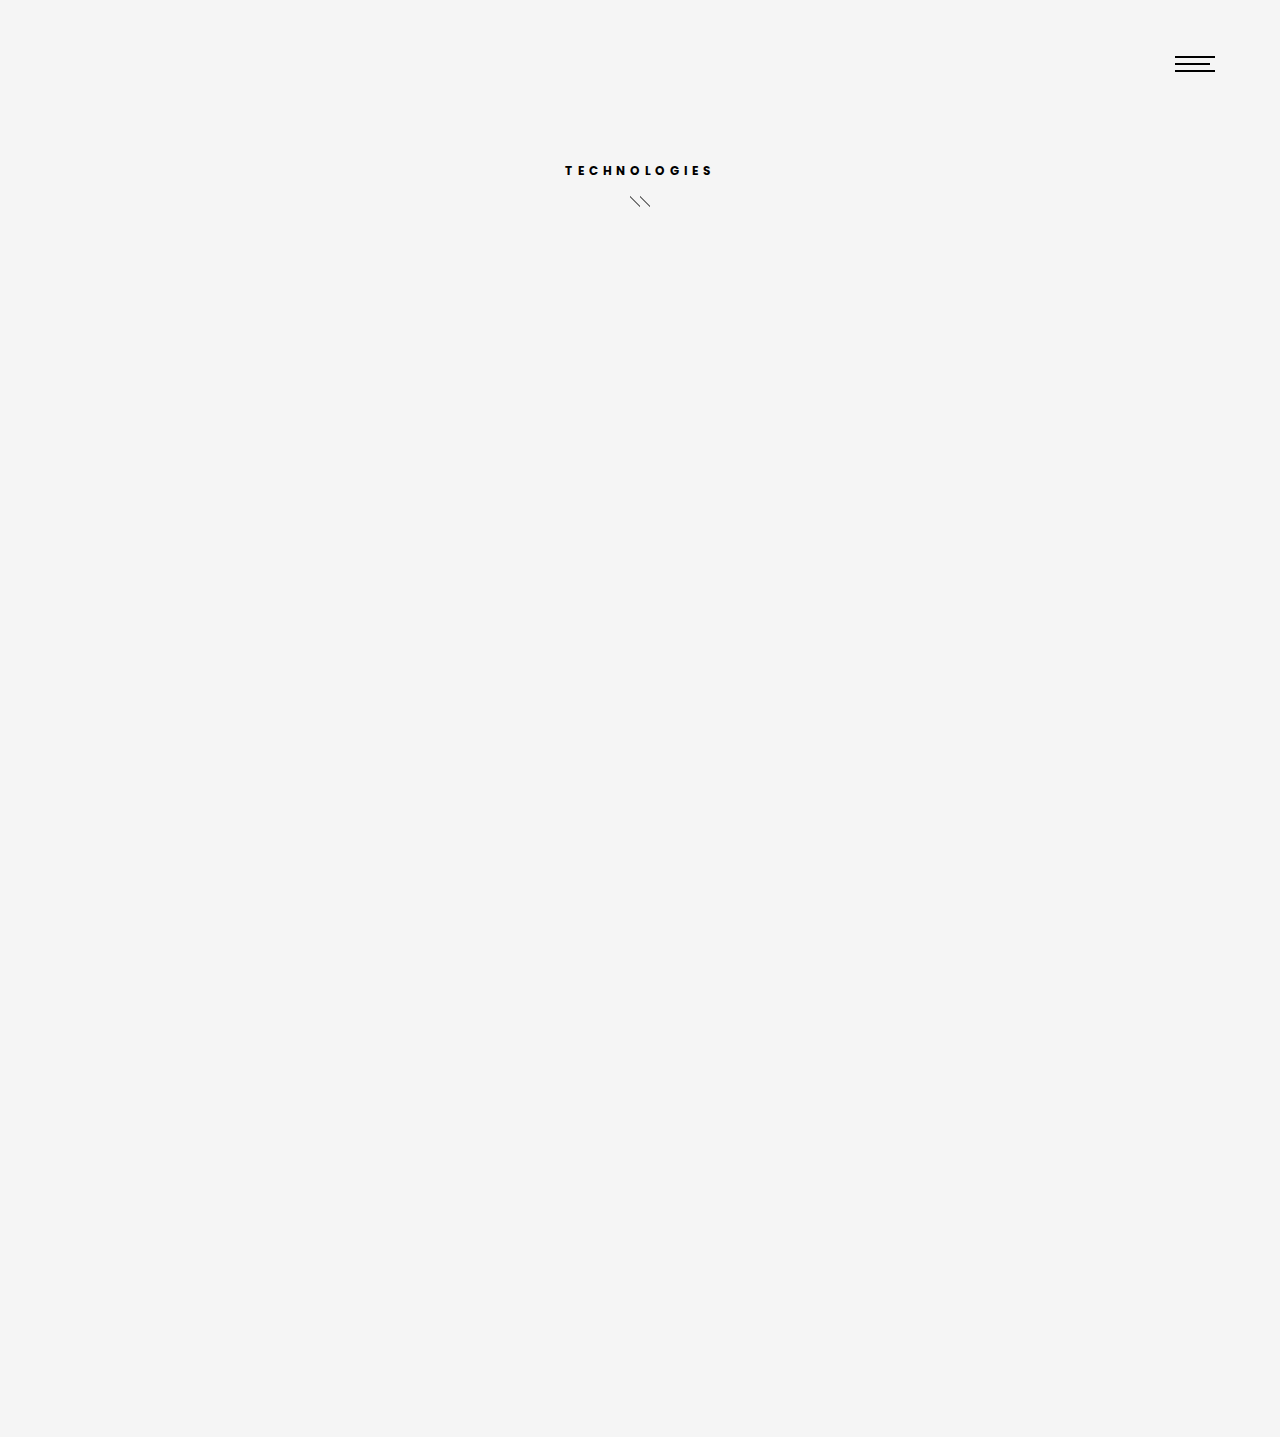
<file: services.html>
<!DOCTYPE HTML>
<html>
<!-- technologies page  -->

<head>
	<meta charset="utf-8">
	<meta http-equiv="X-UA-Compatible" content="IE=edge">
	<title>Calvin Curry | Software Developer</title>
	<meta name="viewport" content="width=device-width, initial-scale=1">
	<meta name="description" content="" />
	<meta name="keywords" content="" />
	<meta name="author" content="" />

	<!-- Facebook and Twitter integration -->
	<meta property="og:title" content="" />
	<meta property="og:image" content="" />
	<meta property="og:url" content="" />
	<meta property="og:site_name" content="" />
	<meta property="og:description" content="" />
	<meta name="twitter:title" content="" />
	<meta name="twitter:image" content="" />
	<meta name="twitter:url" content="" />
	<meta name="twitter:card" content="" />

	<!-- Place favicon.ico and apple-touch-icon.png in the root directory -->
	<link rel="icon" href="./images/cc.jpg">

	<link href="https://fonts.googleapis.com/css?family=Poppins:300,400,500,600,700,800" rel="stylesheet">

	<!-- Animate.css -->
	<link rel="stylesheet" href="css/animate.css">
	<!-- Icomoon Icon Fonts-->
	<link rel="stylesheet" href="css/icomoon.css">
	<!-- Bootstrap  -->
	<link rel="stylesheet" href="css/bootstrap.css">
	<!-- Owl Carousel -->
	<link rel="stylesheet" href="css/owl.carousel.min.css">
	<link rel="stylesheet" href="css/owl.theme.default.min.css">
	<!-- Magnific Popup -->
	<link rel="stylesheet" href="css/magnific-popup.css">

	<link rel="stylesheet" href="css/style.css">


	<!-- Modernizr JS -->
	<script src="js/modernizr-2.6.2.min.js"></script>
	<!-- FOR IE9 below -->
	<!--[if lt IE 9]>
	<script src="js/respond.min.js"></script>
	<![endif]-->

</head>

<body>

	<nav id="colorlib-main-nav" role="navigation">
		<a href="#" class="js-colorlib-nav-toggle colorlib-nav-toggle active"><i></i></a>
		<div class="js-fullheight colorlib-table">
			<div class="colorlib-table-cell js-fullheight">
				<div class="container">
					<div class="row">
						<div class="col-md-12 text-center">
							<ul>
								<li><a href="index.html"><span>Home</span></a></li>
								<li><a href="about.html"><span>About</span></a></li>
								<li class="active"><a href="services.html"><span>Technical Skills</span></a></li>
								<li><a href="projects.html"><span>Projects</span></a></li>
								<li><a href="contact.html"><span>Contact</span></a></li>
							</ul>
						</div>
					</div>
				</div>
			</div>
		</div>
	</nav>

	<div id="colorlib-page">
		<header>
			<div class="container">
				<div class="row">
					<div class="col-md-12">
						<a href="#" class="js-colorlib-nav-toggle colorlib-nav-toggle"><i></i></a>
					</div>
				</div>
			</div>
		</header>

		<div class="colorlib-services">
			<div class="container">
				<div class="row">
					<div class="text-center intro-heading">
						<span>Technologies</span>
					</div>
				</div>
				<div class="row">
					<div class="col-md-4 text-center animate-box">
						<div class="services techCard">
							<span class="icon">
								<img class="techImage" src="./images/git.png" alt="">
							</span>
							<div class="desc">
								<h4><strong>Git</strong></h4>
								<p class="techDescription">Source code version control using git and github</p>
							</div>
						</div>
					</div>
					<div class="col-md-4 text-center animate-box">
						<div class="services techCard">
							<span class="icon">
								<img class="techImage" src="./images/tech-react.png" alt="">
							</span>
							<div class="desc">
								<h4><strong>ReactJS</strong></h4>
								<p class="techDescription">Experience using ReactJS with hooks to build single-page
									applications</p>
							</div>
						</div>
					</div>
					<div class="col-md-4 text-center animate-box">
						<div class="services techCard">
							<span class="icon">
								<img class="techImage" src="./images/tech-js.png" alt="">
							</span>
							<div class="desc">
								<h4><strong>JavaScript</strong></h4>
								<p class="techDescription">Experience using JS to build single-page applications</p>
							</div>
						</div>
					</div>
					<div class="col-md-4 text-center animate-box">
						<div class="services techCard">
							<span class="icon">
								<img class="techImage" src="./images/csharp.png" alt="">
							</span>
							<div class="desc">
								<h4><strong>C#</strong></h4>
								<p class="techDescription">Experieice using C# to build web applications and APIs
								</p>
							</div>
						</div>
					</div>
					<div class="col-md-4 text-center animate-box">
						<div class="services techCard">
							<span class="icon">
								<img class="techImage" src="./images/sql.png" alt="">
							</span>
							<div class="desc">
								<h4><strong>SQL</strong></h4>
								<p class="techDescription">Experience using SQL to interact with relational databases
								</p>
							</div>
						</div>
					</div>
					<div class="col-md-4 text-center animate-box">
						<div class="services techCard">
							<span class="icon">
								<img class="techImage" src="./images/html.png" alt="">
							</span>
							<div class="desc">
								<h4><strong>HTML 5</strong></h4>
								<p class="techDescription">Experience using HTML 5 syntax to build and design static
									web applications</p>
							</div>
						</div>
					</div>
					<div class="col-md-4 text-center animate-box">
						<div class="services techCard">
							<span class="icon">
								<img class="techImage" src="./images/css.png" alt="">
							</span>
							<div class="desc">
								<h4><strong>CSS 3</strong></h4>
								<p class="techDescription">Experience using CSS for styling and designing UI components
									in web applications</p>
							</div>
						</div>
					</div>
					<div class="col-md-4 text-center animate-box">
						<div class="services techCard">
							<span class="icon">
								<img class="techImage" src="./images/bootstrap.png" alt="">
							</span>
							<div class="desc">

								<h4><strong>Bootstrap</strong></h4>
								<p class="techDescription">
									Experience using Bootstrap and ReactStrap for UI component design
								</p>
							</div>
						</div>
					</div>
				</div>
			</div>
		</div>
	</div>

	<!-- jQuery -->
	<script src="js/jquery.min.js"></script>
	<!-- jQuery Easing -->
	<script src="js/jquery.easing.1.3.js"></script>
	<!-- Bootstrap -->
	<script src="js/bootstrap.min.js"></script>
	<!-- Waypoints -->
	<script src="js/jquery.waypoints.min.js"></script>
	<!-- Owl Carousel -->
	<script src="js/owl.carousel.min.js"></script>
	<!-- Magnific Popup -->
	<script src="js/jquery.magnific-popup.min.js"></script>
	<script src="js/magnific-popup-options.js"></script>

	<!-- Main JS (Do not remove) -->
	<script src="js/main.js"></script>

</body>

</html>
</file>
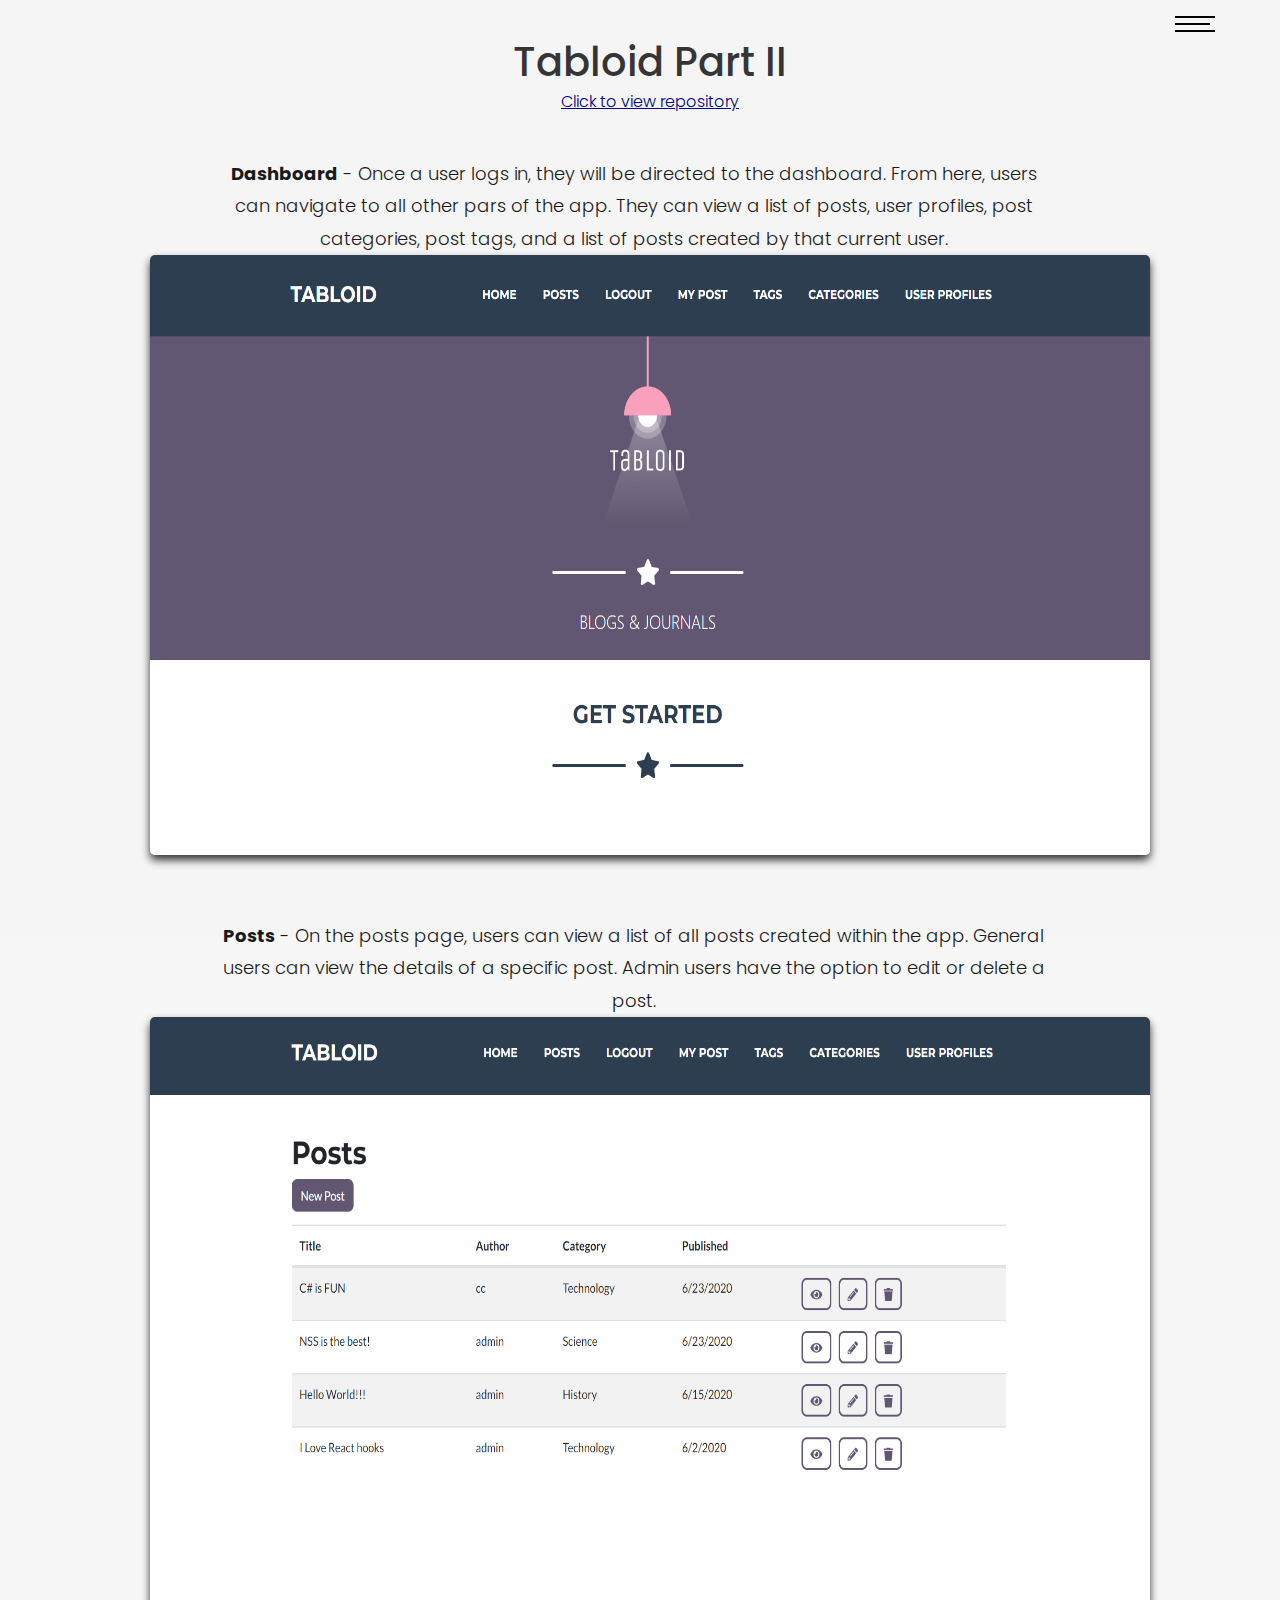
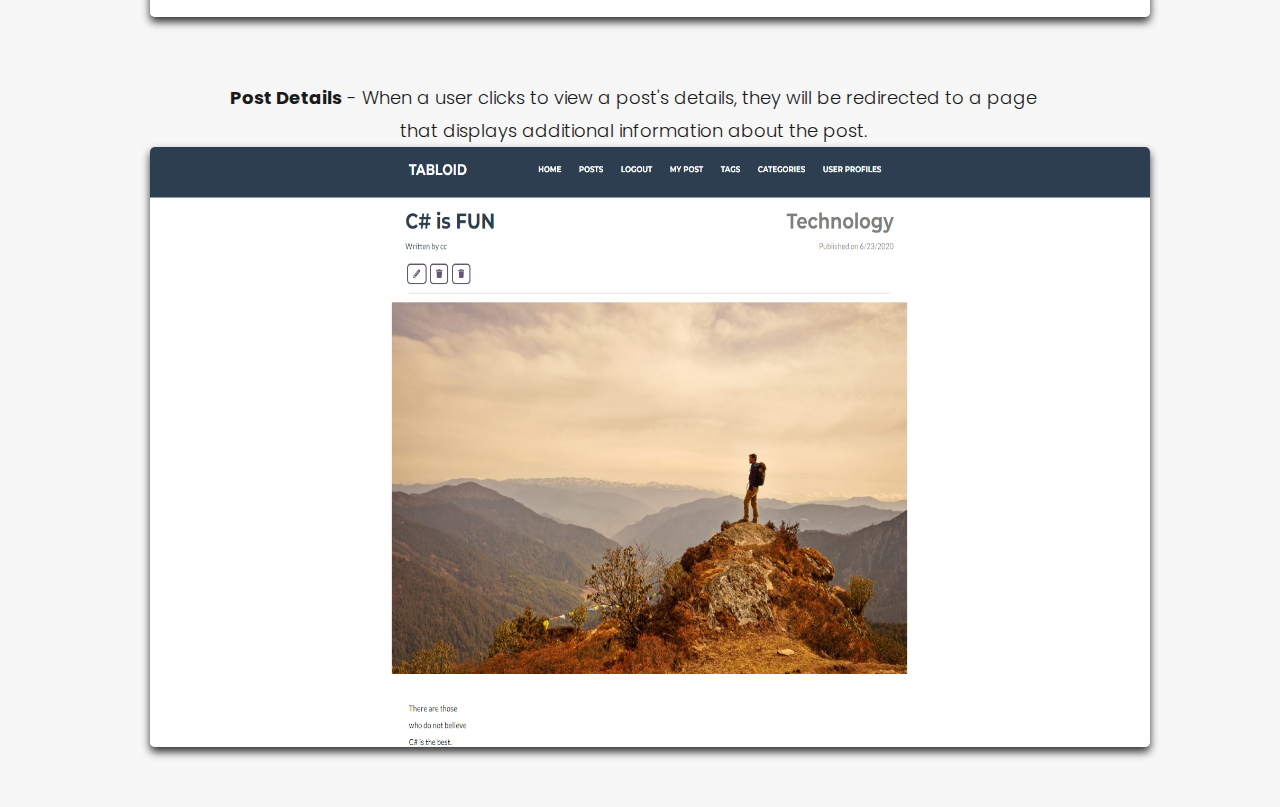
<file: tabloidMvc.html>
<!DOCTYPE html>
<html lang="en">

<head>
    <meta charset="utf-8">
    <meta http-equiv="X-UA-Compatible" content="IE=edge">
    <title>Calvin Curry | Software Developer</title>
    <meta name="viewport" content="width=device-width, initial-scale=1">
    <meta name="description" content="" />
    <meta name="keywords" content="" />
    <meta name="author" content="" />

    <!-- Facebook and Twitter integration -->
    <meta property="og:title" content="" />
    <meta property="og:image" content="" />
    <meta property="og:url" content="" />
    <meta property="og:site_name" content="" />
    <meta property="og:description" content="" />
    <meta name="twitter:title" content="" />
    <meta name="twitter:image" content="" />
    <meta name="twitter:url" content="" />
    <meta name="twitter:card" content="" />

    <!-- Place favicon.ico and apple-touch-icon.png in the root directory -->
    <link rel="icon" href="./images/cc.jpg">

    <link href="https://fonts.googleapis.com/css?family=Poppins:300,400,500,600,700,800" rel="stylesheet">

    <!-- Animate.css -->
    <link rel="stylesheet" href="css/animate.css">
    <!-- Icomoon Icon Fonts-->
    <link rel="stylesheet" href="css/icomoon.css">
    <!-- Bootstrap  -->
    <link rel="stylesheet" href="css/bootstrap.css">
    <!-- Owl Carousel -->
    <link rel="stylesheet" href="css/owl.carousel.min.css">
    <link rel="stylesheet" href="css/owl.theme.default.min.css">
    <!-- Magnific Popup -->
    <link rel="stylesheet" href="css/magnific-popup.css">

    <link rel="stylesheet" href="css/style.css">


    <!-- Modernizr JS -->
    <script src="js/modernizr-2.6.2.min.js"></script>
    <!-- FOR IE9 below -->
    <!--[if lt IE 9]>
        <script src="js/respond.min.js"></script>
        <![endif]-->

</head>

<body>

    <nav id="colorlib-main-nav" role="navigation">
        <a href="#" class="js-colorlib-nav-toggle colorlib-nav-toggle active"><i></i></a>
        <div class="js-fullheight colorlib-table">
            <div class="colorlib-table-cell js-fullheight">
                <div class="container">
                    <div class="row">
                        <div class="col-md-12 text-center">
                            <ul>
                                <li><a href="index.html"><span>Home</span></a></li>
                                <li><a href="about.html"><span>About</span></a></li>
                                <li><a href="services.html"><span>Technical Skills</span></a></li>
                                <li class="active"><a href="projects.html"><span>Projects</span></a></li>
                                <li><a href="contact.html"><span>Contact</span></a></li>
                            </ul>
                        </div>
                    </div>
                </div>
            </div>
        </div>
    </nav>

    <div id="colorlib-page">

        <div class="container">
            <div class="row">
                <div class="col-md-12 project">
                    <a href="#" class="js-colorlib-nav-toggle colorlib-nav-toggle"><i></i></a>
                </div>
            </div>
        </div>


        <div>
            <div class="col-half js-fullheight">
                <div class="projectContainer">
                    <!-- <button class="repoButton"> -->
                    <!-- </button> -->
                    <h2 class="marvelProjectHeader">
                        Tabloid Part II
                    </h2>
                    <a class="repoLink" target="_blank"
                        href="https://github.com/nss-day-cohort-39/tabloid-mvc-echo-and-the-bunnymen">
                        Click to view repository
                    </a>
                    <br />
                    <div class="projectImageContainer">
                        <p class="projectDescription"><strong>Dashboard</strong> -
                            Once a user logs in, they will be directed to the dashboard.
                            From here, users can navigate to all other pars of the app.
                            They can view a list of posts, user profiles, post categories,
                            post tags, and a list of posts created by that current user.
                        </p>
                        <img class="projectImage" src="./images/tabloidMvcDashboard.png" alt="dashboard" />
                    </div>
                    <div class="projectImageContainer">
                        <p class="projectDescription"><strong>Posts</strong> -
                            On the posts page, users can view a list of all posts created within the app.
                            General users can view the details of a specific post. Admin users have the option
                            to edit or delete a post.
                        </p>
                        <img class="projectImage" src="./images/tabloidMvcPosts.png" alt="posts" />
                    </div>
                    <div class="projectImageContainer">
                        <p class="projectDescription"><strong>Post Details</strong> -
                            When a user clicks to view a post's details,
                            they will be redirected to a page that displays
                            additional information about the post.
                        </p>
                        <img class="projectImage" src="./images/tabloidMvcPostDetails.png" alt="post-details" />
                    </div>
                    <!-- <div class="projectImageContainer">
                        <img class="projectImage" src="newMarvelForum1.png" alt="forum" />
                        <p class="projectDescription"><strong>Forum Page</strong> -
                            In the forum, users can communicate with each other by posting messages.
                            The conversations in the forum are organized by forum topic.
                            Users can navigate between previously established topics or create new ones,
                            based on what he/she would like to chat about. The user can edit his/her posts,
                            comment on other posts, and "like" posts.
                        </p>
                    </div>
                    <div class="projectImageContainer">
                        <img class="projectImage" src="newMarvelReadComics.png" alt="readComics" />
                        <p class="projectDescription"><strong>Read Comics Page</strong> -
                            This page will store all comics that have been read by the user.
                            It includes a counter feature at the top left of the display that
                            keeps track of how many comics the user has completed.
                        </p>
                    </div> -->
                </div>
            </div>
        </div>
    </div>

    <!-- jQuery -->
    <script src="js/jquery.min.js"></script>
    <!-- jQuery Easing -->
    <script src="js/jquery.easing.1.3.js"></script>
    <!-- Bootstrap -->
    <script src="js/bootstrap.min.js"></script>
    <!-- Waypoints -->
    <script src="js/jquery.waypoints.min.js"></script>
    <!-- Owl Carousel -->
    <script src="js/owl.carousel.min.js"></script>
    <!-- Magnific Popup -->
    <script src="js/jquery.magnific-popup.min.js"></script>
    <script src="js/magnific-popup-options.js"></script>

    <!-- Main JS (Do not remove) -->
    <script src="js/main.js"></script>

</body>

</html>
</file>
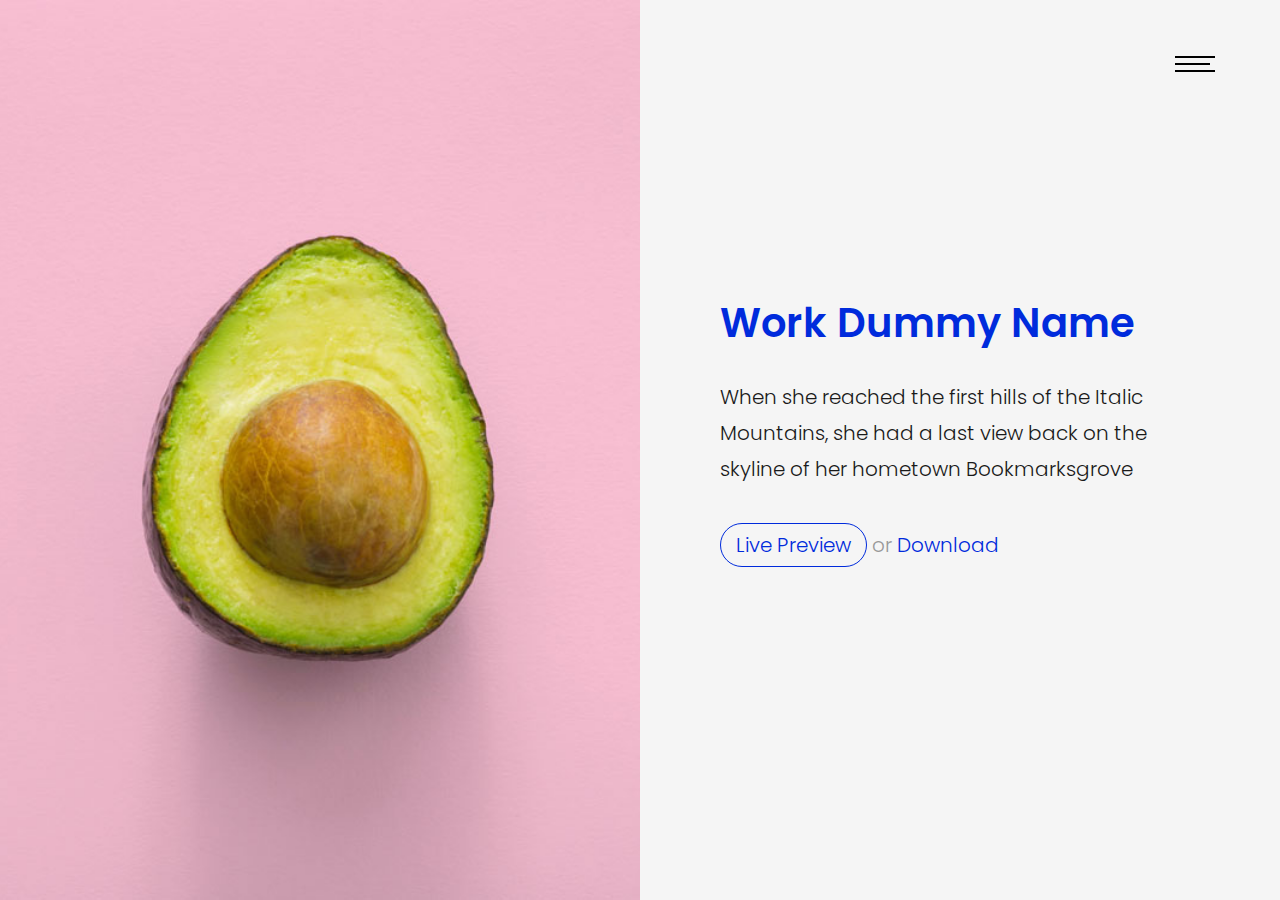
<file: work-single.html>
<!DOCTYPE HTML>
<html>

<head>
	<meta charset="utf-8">
	<meta http-equiv="X-UA-Compatible" content="IE=edge">
	<title>Calvin Curry | Software Developer</title>
	<meta name="viewport" content="width=device-width, initial-scale=1">
	<meta name="description" content="" />
	<meta name="keywords" content="" />
	<meta name="author" content="" />

	<!-- Facebook and Twitter integration -->
	<meta property="og:title" content="" />
	<meta property="og:image" content="" />
	<meta property="og:url" content="" />
	<meta property="og:site_name" content="" />
	<meta property="og:description" content="" />
	<meta name="twitter:title" content="" />
	<meta name="twitter:image" content="" />
	<meta name="twitter:url" content="" />
	<meta name="twitter:card" content="" />

	<!-- Place favicon.ico and apple-touch-icon.png in the root directory -->
	<link rel="shortcut icon" href="favicon.ico">

	<link href="https://fonts.googleapis.com/css?family=Poppins:300,400,500,600,700,800" rel="stylesheet">

	<!-- Animate.css -->
	<link rel="stylesheet" href="css/animate.css">
	<!-- Icomoon Icon Fonts-->
	<link rel="stylesheet" href="css/icomoon.css">
	<!-- Bootstrap  -->
	<link rel="stylesheet" href="css/bootstrap.css">
	<!-- Owl Carousel -->
	<link rel="stylesheet" href="css/owl.carousel.min.css">
	<link rel="stylesheet" href="css/owl.theme.default.min.css">
	<!-- Magnific Popup -->
	<link rel="stylesheet" href="css/magnific-popup.css">

	<link rel="stylesheet" href="css/style.css">


	<!-- Modernizr JS -->
	<script src="js/modernizr-2.6.2.min.js"></script>
	<!-- FOR IE9 below -->
	<!--[if lt IE 9]>
	<script src="js/respond.min.js"></script>
	<![endif]-->

</head>

<body>

	<nav id="colorlib-main-nav" role="navigation">
		<a href="#" class="js-colorlib-nav-toggle colorlib-nav-toggle active"><i></i></a>
		<div class="js-fullheight colorlib-table">
			<div class="colorlib-table-cell js-fullheight">
				<div class="container">
					<div class="row">
						<div class="col-md-12 text-center">
							<ul>
								<li><a href="index.html"><span>Home</span></a></li>
								<li><a href="about.html"><span>About</span></a></li>
								<li><a href="services.html"><span>Technical Skills</span></a></li>
								<li class="active"><a href="work.html"><span>Projects</span></a></li>
								<li><a href="contact.html"><span>Contact</span></a></li>
							</ul>
						</div>
					</div>
				</div>
			</div>
		</div>
	</nav>

	<div id="colorlib-page">
		<header>
			<div class="container">
				<div class="row">
					<div class="col-md-12">
						<a href="#" class="js-colorlib-nav-toggle colorlib-nav-toggle"><i></i></a>
					</div>
				</div>
			</div>
		</header>

		<div class="work-single-flex js-fullheight">
			<div class="col-half js-full-height work-img" style="background-image: url(images/work-1.jpg);"></div>
			<div class="col-half js-fullheight">
				<div class="display-t js-fullheight">
					<div class="display-tc js-fullheight">
						<div class="work-desc">
							<h2>Work Dummy Name</h2>
							<p>When she reached the first hills of the Italic Mountains, she had a last view back on the
								skyline of her hometown Bookmarksgrove</p>
							<p class="button-btn"><a href="#" class="btn-preview">Live Preview</a> or <a href="#"
									class="btn-download">Download</a></p>
						</div>
					</div>
				</div>
			</div>
		</div>
	</div>

	<!-- jQuery -->
	<script src="js/jquery.min.js"></script>
	<!-- jQuery Easing -->
	<script src="js/jquery.easing.1.3.js"></script>
	<!-- Bootstrap -->
	<script src="js/bootstrap.min.js"></script>
	<!-- Waypoints -->
	<script src="js/jquery.waypoints.min.js"></script>
	<!-- Owl Carousel -->
	<script src="js/owl.carousel.min.js"></script>
	<!-- Magnific Popup -->
	<script src="js/jquery.magnific-popup.min.js"></script>
	<script src="js/magnific-popup-options.js"></script>

	<!-- Main JS (Do not remove) -->
	<script src="js/main.js"></script>

</body>

</html>
</file>
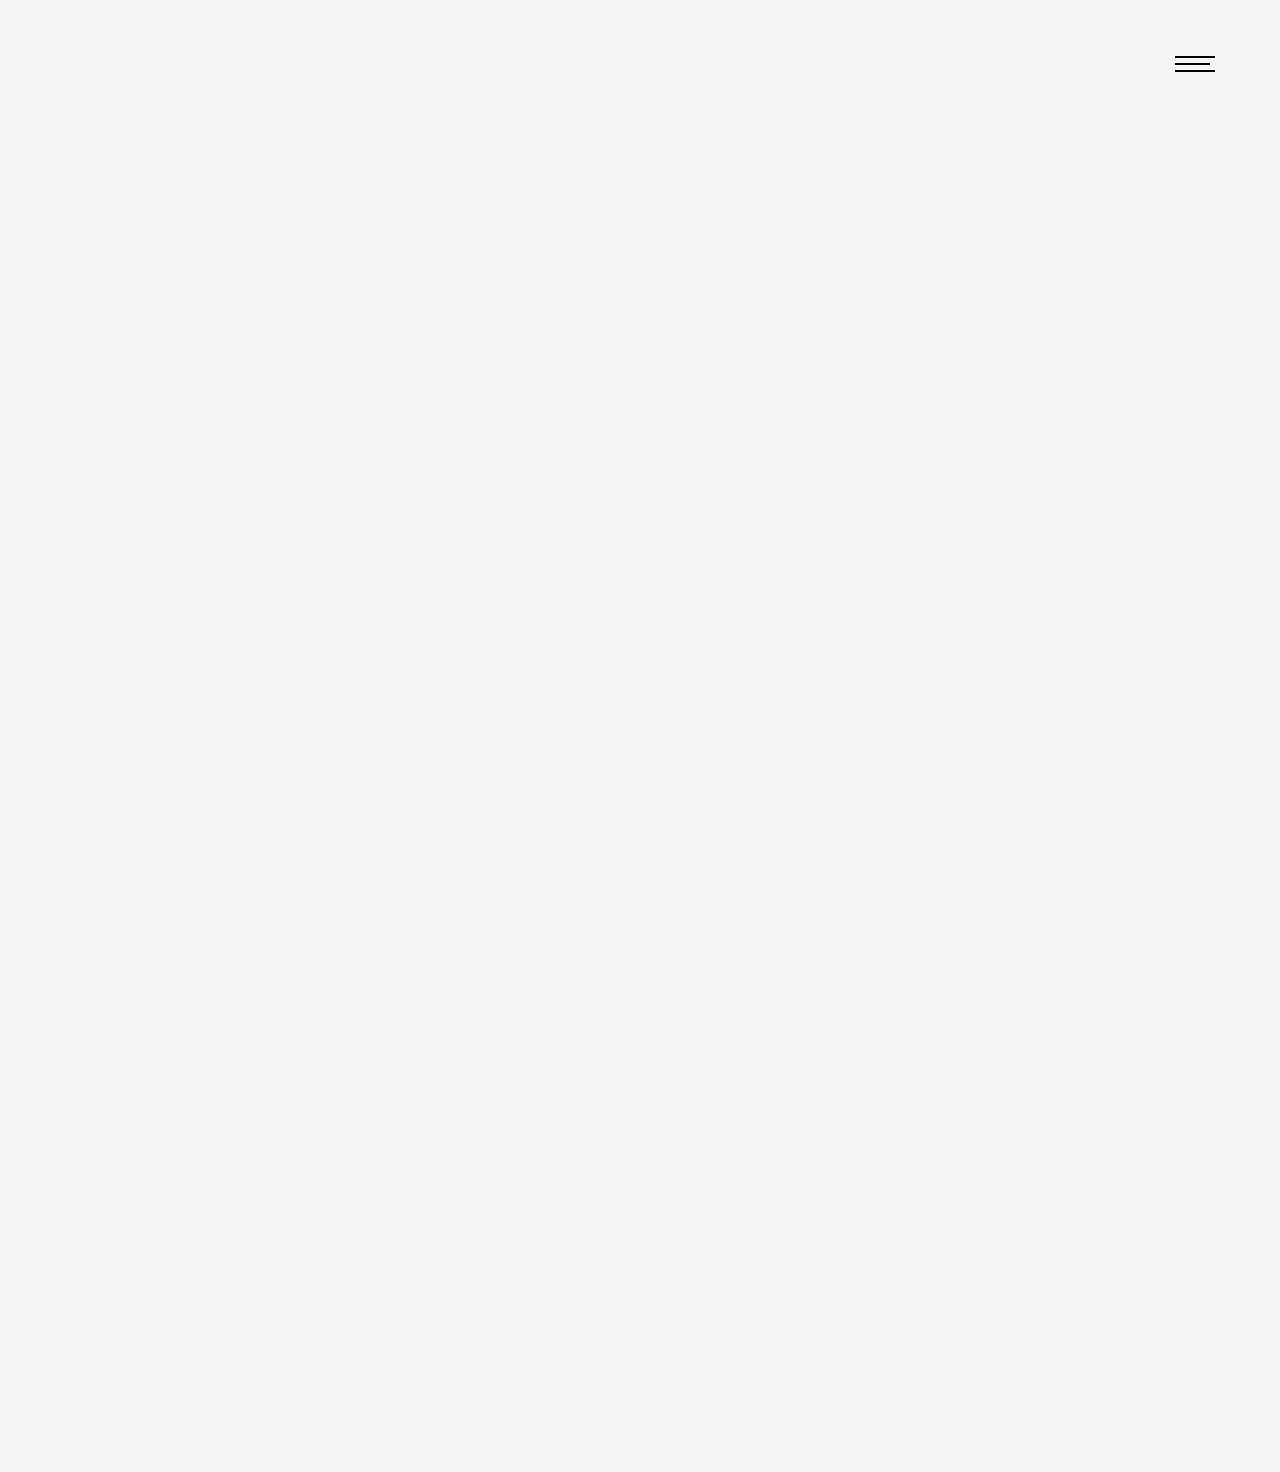
<file: work.html>
<!DOCTYPE HTML>
<html>

<head>
	<meta charset="utf-8">
	<meta http-equiv="X-UA-Compatible" content="IE=edge">
	<title>Calvin Curry | Software Developer</title>
	<meta name="viewport" content="width=device-width, initial-scale=1">
	<meta name="description" content="" />
	<meta name="keywords" content="" />
	<meta name="author" content="" />

	<!-- Facebook and Twitter integration -->
	<meta property="og:title" content="" />
	<meta property="og:image" content="" />
	<meta property="og:url" content="" />
	<meta property="og:site_name" content="" />
	<meta property="og:description" content="" />
	<meta name="twitter:title" content="" />
	<meta name="twitter:image" content="" />
	<meta name="twitter:url" content="" />
	<meta name="twitter:card" content="" />

	<!-- Place favicon.ico and apple-touch-icon.png in the root directory -->
	<link rel="shortcut icon" href="favicon.ico">

	<link href="https://fonts.googleapis.com/css?family=Poppins:300,400,500,600,700,800" rel="stylesheet">

	<!-- Animate.css -->
	<link rel="stylesheet" href="css/animate.css">
	<!-- Icomoon Icon Fonts-->
	<link rel="stylesheet" href="css/icomoon.css">
	<!-- Bootstrap  -->
	<link rel="stylesheet" href="css/bootstrap.css">
	<!-- Owl Carousel -->
	<link rel="stylesheet" href="css/owl.carousel.min.css">
	<link rel="stylesheet" href="css/owl.theme.default.min.css">
	<!-- Magnific Popup -->
	<link rel="stylesheet" href="css/magnific-popup.css">

	<link rel="stylesheet" href="css/style.css">


	<!-- Modernizr JS -->
	<script src="js/modernizr-2.6.2.min.js"></script>
	<!-- FOR IE9 below -->
	<!--[if lt IE 9]>
	<script src="js/respond.min.js"></script>
	<![endif]-->

</head>

<body>

	<nav id="colorlib-main-nav" role="navigation">
		<a href="#" class="js-colorlib-nav-toggle colorlib-nav-toggle active"><i></i></a>
		<div class="js-fullheight colorlib-table">
			<div class="colorlib-table-cell js-fullheight">
				<div class="container">
					<div class="row">
						<div class="col-md-12 text-center">
							<ul>
								<li><a href="index.html"><span>Home</span></a></li>
								<li><a href="about.html"><span>About</span></a></li>
								<li><a href="services.html"><span>Technical Skills</span></a></li>
								<li class="active"><a href="work.html"><span>Projects</span></a></li>
								<li><a href="contact.html"><span>Contact</span></a></li>
							</ul>
						</div>
					</div>
				</div>
			</div>
		</div>
	</nav>

	<div id="colorlib-page">
		<header>
			<div class="container">
				<div class="row">
					<div class="col-md-12">
						<a href="#" class="js-colorlib-nav-toggle colorlib-nav-toggle"><i></i></a>
					</div>
				</div>
			</div>
		</header>

		<div class="colorlib-work">
			<div class="container-fluid">
				<div class="row">
					<div class="col-md-12 col-md-offset-0 text-center animate-box intro-heading intro-heading-2">
						<span>Work</span>
					</div>
				</div>
				<div class="row">

					<div class="col-md-12 no-gutters">
						<div class="work-entry-flex animate-box js-fullheight">
							<div class="col-three-forth js-fullheight">
								<div class="row no-gutters">
									<div class="col-md-12 col-md-offset-0 no-gutters">
										<div class="work-img js-fullheight"
											style="background-image: url(marvelIndexSignInImage.jpg);">
										</div>
									</div>
								</div>
							</div>
							<div class="col-one-forth js-fullheight">
								<div class="row no-gutters">
									<div class="col-md-12 col-md-offset-0 col-md-pull-2 col-xs-pull-1 no-gutters">
										<div class="display-t js-fullheight">
											<div class="display-tc js-fullheight">
												<div class="text-inner text-inner-left">
													<p class="tag"><span>Front-End Capstone, REACTJS</span>
													<h2>Marvel Index</h2>
													<p>
														A full CRUD app that allows Marvel comic readers to keep track
														of their reading and discover new characters, all in one place.
													</p>
													<p><a href="https://github.com/calvincurry22/Marvel-Index"
															class="btn-view" target="_blank">
															Click to see the repository
														</a>
													</p>
												</div>
											</div>
										</div>
									</div>
								</div>
							</div>
						</div>
					</div>

					<!-- <div class="col-md-12 no-gutters">
						<div class="work-entry-flex animate-box js-fullheight">
							<div class="col-three-forth js-fullheight">
								<div class="row no-gutters">
									<div class="col-md-12 col-md-offset-0 col-md-push-12 no-gutters">
										<div class="work-img js-fullheight"
											style="background-image: url(images/work-2.jpg);">
										</div>
									</div>
								</div>
							</div>
							<div class="col-one-forth js-fullheight">
								<div class="row no-gutters">
									<div class="col-md-12 col-md-pull-10 col-md-offset-0 col-xs-pull-1 no-gutters">
										<div class="display-t js-fullheight">
											<div class="display-tc js-fullheight">
												<div class="text-inner text-inner-left">
													<p class="tag"><span>Digital Product Design</span>,
														<span>UI/UX</span></p>
													<h2><a href="work-single.html">Race template Mobile Application</a>
													</h2>
													<p>A small river named Duden flows by their place and supplies it
														with the necessary regelialia. It is a paradisematic country.
													</p>
													<p><a href="work-single.html" class="btn-view">Case Study</a></p>
												</div>
											</div>
										</div>
									</div>
								</div>
							</div>
						</div>
					</div>

					<div class="col-md-12 no-gutters">
						<div class="work-entry-flex animate-box js-fullheight">
							<div class="col-three-forth js-fullheight">
								<div class="row no-gutters">
									<div class="col-md-12 col-md-offset-0 no-gutters">
										<div class="work-img js-fullheight"
											style="background-image: url(images/work-3.jpg);">
										</div>
									</div>
								</div>
							</div>
							<div class="col-one-forth js-fullheight">
								<div class="row no-gutters">
									<div class="col-md-12 col-md-offset-0 col-md-pull-2 col-xs-pull-1 no-gutters">
										<div class="display-t js-fullheight">
											<div class="display-tc js-fullheight">
												<div class="text-inner text-inner-left">
													<p class="tag"><span>Digital Product Design</span>,
														<span>UI/UX</span></p>
													<h2><a href="work-single.html">Race template Mobile Application</a>
													</h2>
													<p>A small river named Duden flows by their place and supplies it
														with the necessary regelialia. It is a paradisematic country.
													</p>
													<p><a href="work-single.html" class="btn-view">Case Study</a></p>
												</div>
											</div>
										</div>
									</div>
								</div>
							</div>
						</div>
					</div>

					<div class="col-md-12 no-gutters">
						<div class="work-entry-flex animate-box js-fullheight">
							<div class="col-three-forth js-fullheight">
								<div class="row no-gutters">
									<div class="col-md-12 col-md-offset-0 col-md-push-12 no-gutters">
										<div class="work-img js-fullheight"
											style="background-image: url(images/work-4.jpg);">
										</div>
									</div>
								</div>
							</div>
							<div class="col-one-forth js-fullheight">
								<div class="row no-gutters">
									<div class="col-md-12 col-md-pull-10 col-md-offset-0 col-xs-pull-1 no-gutters">
										<div class="display-t js-fullheight">
											<div class="display-tc js-fullheight">
												<div class="text-inner text-inner-left">
													<p class="tag"><span>Digital Product Design</span>,
														<span>UI/UX</span></p>
													<h2><a href="work-single.html">Race template Mobile Application</a>
													</h2>
													<p>A small river named Duden flows by their place and supplies it
														with the necessary regelialia. It is a paradisematic country.
													</p>
													<p><a href="work-single.html" class="btn-view">Case Study</a></p>
												</div>
											</div>
										</div>
									</div>
								</div>
							</div>
						</div>
					</div>

					<div class="col-md-12 no-gutters">
						<div class="work-entry-flex animate-box js-fullheight">
							<div class="col-three-forth js-fullheight">
								<div class="row no-gutters">
									<div class="col-md-12 col-md-offset-0 no-gutters">
										<div class="work-img js-fullheight"
											style="background-image: url(images/work-5.jpg);">
										</div>
									</div>
								</div>
							</div>
							<div class="col-one-forth js-fullheight">
								<div class="row no-gutters">
									<div class="col-md-12 col-md-offset-0 col-md-pull-2 col-xs-pull-1 no-gutters">
										<div class="display-t js-fullheight">
											<div class="display-tc js-fullheight">
												<div class="text-inner text-inner-left">
													<p class="tag"><span>Digital Product Design</span>,
														<span>UI/UX</span></p>
													<h2><a href="work-single.html">Race template Mobile Application</a>
													</h2>
													<p>A small river named Duden flows by their place and supplies it
														with the necessary regelialia. It is a paradisematic country.
													</p>
													<p><a href="work-single.html" class="btn-view">Case Study</a></p>
												</div>
											</div>
										</div>
									</div>
								</div>
							</div>
						</div>
					</div>

					<div class="col-md-12 no-gutters">
						<div class="work-entry-flex animate-box js-fullheight">
							<div class="col-three-forth js-fullheight">
								<div class="row no-gutters">
									<div class="col-md-12 col-md-offset-0 col-md-push-12 no-gutters">
										<div class="work-img js-fullheight"
											style="background-image: url(images/work-6.jpg);">
										</div>
									</div>
								</div>
							</div>
							<div class="col-one-forth js-fullheight">
								<div class="row no-gutters">
									<div class="col-md-12 col-md-pull-10 col-md-offset-0 col-xs-pull-1 no-gutters">
										<div class="display-t js-fullheight">
											<div class="display-tc js-fullheight">
												<div class="text-inner text-inner-left">
													<p class="tag"><span>Digital Product Design</span>,
														<span>UI/UX</span></p>
													<h2><a href="work-single.html">Race template Mobile Application</a>
													</h2>
													<p>A small river named Duden flows by their place and supplies it
														with the necessary regelialia. It is a paradisematic country.
													</p>
													<p><a href="work-single.html" class="btn-view">Case Study</a></p>
												</div>
											</div>
										</div>
									</div>
								</div>
							</div>
						</div>
					</div>

					<div class="col-md-12 no-gutters">
						<div class="work-entry-flex animate-box js-fullheight">
							<div class="col-three-forth js-fullheight">
								<div class="row no-gutters">
									<div class="col-md-12 col-md-offset-0 no-gutters">
										<div class="work-img js-fullheight"
											style="background-image: url(images/work-7.jpg);">
										</div>
									</div>
								</div>
							</div>
							<div class="col-one-forth js-fullheight">
								<div class="row no-gutters">
									<div class="col-md-12 col-md-offset-0 col-md-pull-2 col-xs-pull-1 no-gutters">
										<div class="display-t js-fullheight">
											<div class="display-tc js-fullheight">
												<div class="text-inner text-inner-left">
													<p class="tag"><span>Digital Product Design</span>,
														<span>UI/UX</span></p>
													<h2><a href="work-single.html">Race template Mobile Application</a>
													</h2>
													<p>A small river named Duden flows by their place and supplies it
														with the necessary regelialia. It is a paradisematic country.
													</p>
													<p><a href="work-single.html" class="btn-view">Case Study</a></p>
												</div>
											</div>
										</div>
									</div>
								</div>
							</div>
						</div>
					</div> -->
				</div>
			</div>
		</div>
	</div>

	<!-- jQuery -->
	<script src="js/jquery.min.js"></script>
	<!-- jQuery Easing -->
	<script src="js/jquery.easing.1.3.js"></script>
	<!-- Bootstrap -->
	<script src="js/bootstrap.min.js"></script>
	<!-- Waypoints -->
	<script src="js/jquery.waypoints.min.js"></script>
	<!-- Owl Carousel -->
	<script src="js/owl.carousel.min.js"></script>
	<!-- Magnific Popup -->
	<script src="js/jquery.magnific-popup.min.js"></script>
	<script src="js/magnific-popup-options.js"></script>

	<!-- Main JS (Do not remove) -->
	<script src="js/main.js"></script>

</body>

</html>
</file>
<file: css/icomoon.css>
@font-face {
  font-family: 'icomoon';
  src:  url('fonts/icomoon.eot?4ros5j');
  src:  url('fonts/icomoon.eot?4ros5j#iefix') format('embedded-opentype'),
    url('fonts/icomoon.ttf?4ros5j') format('truetype'),
    url('fonts/icomoon.woff?4ros5j') format('woff'),
    url('fonts/icomoon.svg?4ros5j#icomoon') format('svg');
  font-weight: normal;
  font-style: normal;
}

[class^="icon-"], [class*=" icon-"] {
  /* use !important to prevent issues with browser extensions that change fonts */
  font-family: 'icomoon' !important;
  speak: none;
  font-style: normal;
  font-weight: normal;
  font-variant: normal;
  text-transform: none;
  line-height: 1;

  /* Better Font Rendering =========== */
  -webkit-font-smoothing: antialiased;
  -moz-osx-font-smoothing: grayscale;
}

.icon-add-outline:before {
  content: "\eb3e";
}
.icon-add-solid:before {
  content: "\eb3f";
}
.icon-adjust:before {
  content: "\eb40";
}
.icon-airplane:before {
  content: "\eb41";
}
.icon-album:before {
  content: "\eb42";
}
.icon-align-center2:before {
  content: "\eb43";
}
.icon-align-justified:before {
  content: "\eb44";
}
.icon-align-left2:before {
  content: "\eb45";
}
.icon-align-right2:before {
  content: "\eb46";
}
.icon-anchor4:before {
  content: "\eb47";
}
.icon-announcement:before {
  content: "\eb48";
}
.icon-apparel:before {
  content: "\eb49";
}
.icon-arrow-down3:before {
  content: "\eb4a";
}
.icon-arrow-left3:before {
  content: "\eb4b";
}
.icon-arrow-outline-down:before {
  content: "\eb4c";
}
.icon-arrow-outline-left:before {
  content: "\eb4d";
}
.icon-arrow-outline-right:before {
  content: "\eb4e";
}
.icon-arrow-outline-up:before {
  content: "\eb4f";
}
.icon-arrow-right3:before {
  content: "\eb50";
}
.icon-arrow-thick-down:before {
  content: "\eb51";
}
.icon-arrow-thick-left:before {
  content: "\eb52";
}
.icon-arrow-thick-right:before {
  content: "\eb53";
}
.icon-arrow-thick-up:before {
  content: "\eb54";
}
.icon-arrow-thin-down:before {
  content: "\eb55";
}
.icon-arrow-thin-left:before {
  content: "\eb56";
}
.icon-arrow-thin-right:before {
  content: "\eb57";
}
.icon-arrow-thin-up:before {
  content: "\eb58";
}
.icon-arrow-up3:before {
  content: "\eb59";
}
.icon-artist:before {
  content: "\eb5a";
}
.icon-at-symbol:before {
  content: "\eb5b";
}
.icon-attachment3:before {
  content: "\eb5c";
}
.icon-backspace2:before {
  content: "\eb5d";
}
.icon-backward:before {
  content: "\eb5e";
}
.icon-backward-step:before {
  content: "\eb5f";
}
.icon-badge:before {
  content: "\eb60";
}
.icon-battery-full2:before {
  content: "\eb61";
}
.icon-battery-half:before {
  content: "\eb62";
}
.icon-battery-low2:before {
  content: "\eb63";
}
.icon-beverage:before {
  content: "\eb64";
}
.icon-block:before {
  content: "\eb65";
}
.icon-bluetooth2:before {
  content: "\eb66";
}
.icon-bolt:before {
  content: "\eb67";
}
.icon-book-reference:before {
  content: "\eb68";
}
.icon-bookmark3:before {
  content: "\eb69";
}
.icon-bookmarkcopy2:before {
  content: "\eb6a";
}
.icon-bookmarkcopy3:before {
  content: "\eb6b";
}
.icon-bookmark-outline:before {
  content: "\eb6c";
}
.icon-bookmark-outline-add:before {
  content: "\eb6d";
}
.icon-border-all:before {
  content: "\eb6e";
}
.icon-border-bottom:before {
  content: "\eb6f";
}
.icon-border-horizontal:before {
  content: "\eb70";
}
.icon-border-inner:before {
  content: "\eb71";
}
.icon-border-left:before {
  content: "\eb72";
}
.icon-border-none:before {
  content: "\eb73";
}
.icon-border-outer:before {
  content: "\eb74";
}
.icon-border-right:before {
  content: "\eb75";
}
.icon-border-top:before {
  content: "\eb76";
}
.icon-border-vertical:before {
  content: "\eb77";
}
.icon-box2:before {
  content: "\eb78";
}
.icon-brightness-down:before {
  content: "\eb79";
}
.icon-brightness-up:before {
  content: "\eb7a";
}
.icon-browser-window:before {
  content: "\eb7b";
}
.icon-browser-window-new:before {
  content: "\eb7c";
}
.icon-browser-window-open:before {
  content: "\eb7d";
}
.icon-bug:before {
  content: "\eb7e";
}
.icon-buoy:before {
  content: "\eb7f";
}
.icon-calculator2:before {
  content: "\eb80";
}
.icon-calendar3:before {
  content: "\eb81";
}
.icon-camera4:before {
  content: "\eb82";
}
.icon-chart:before {
  content: "\eb83";
}
.icon-chart-bar2:before {
  content: "\eb84";
}
.icon-chart-pie2:before {
  content: "\eb85";
}
.icon-chat-bubble-dots:before {
  content: "\eb86";
}
.icon-checkmark:before {
  content: "\eb87";
}
.icon-checkmark-outline:before {
  content: "\eb88";
}
.icon-cheveron-down:before {
  content: "\eb89";
}
.icon-cheveron-left:before {
  content: "\eb8a";
}
.icon-cheveron-outline-down:before {
  content: "\eb8b";
}
.icon-cheveron-outline-left:before {
  content: "\eb8c";
}
.icon-cheveron-outline-right:before {
  content: "\eb8d";
}
.icon-cheveron-outline-up:before {
  content: "\eb8e";
}
.icon-cheveron-right:before {
  content: "\eb8f";
}
.icon-cheveron-up:before {
  content: "\eb90";
}
.icon-clipboard4:before {
  content: "\eb91";
}
.icon-close:before {
  content: "\eb92";
}
.icon-close-outline:before {
  content: "\eb93";
}
.icon-close-solid:before {
  content: "\eb94";
}
.icon-cloud3:before {
  content: "\eb95";
}
.icon-cloud-upload:before {
  content: "\eb96";
}
.icon-code3:before {
  content: "\eb97";
}
.icon-coffee2:before {
  content: "\eb98";
}
.icon-cog2:before {
  content: "\eb99";
}
.icon-color-palette:before {
  content: "\eb9a";
}
.icon-compose:before {
  content: "\eb9b";
}
.icon-computer-desktop:before {
  content: "\eb9c";
}
.icon-computer-laptop:before {
  content: "\eb9d";
}
.icon-conversation:before {
  content: "\eb9e";
}
.icon-copy2:before {
  content: "\eb9f";
}
.icon-credit-card3:before {
  content: "\eba0";
}
.icon-currency-dollar:before {
  content: "\eba1";
}
.icon-dashboard:before {
  content: "\eba2";
}
.icon-date-add:before {
  content: "\eba3";
}
.icon-dial-pad:before {
  content: "\eba4";
}
.icon-directions2:before {
  content: "\eba5";
}
.icon-document3:before {
  content: "\eba6";
}
.icon-document-add2:before {
  content: "\eba7";
}
.icon-dots-horizontal-double:before {
  content: "\eba8";
}
.icon-dots-horizontal-triple:before {
  content: "\eba9";
}
.icon-download4:before {
  content: "\ebaa";
}
.icon-duplicate:before {
  content: "\ebab";
}
.icon-edit-copy:before {
  content: "\ebac";
}
.icon-edit-crop:before {
  content: "\ebad";
}
.icon-edit-cut:before {
  content: "\ebae";
}
.icon-edit-pencil:before {
  content: "\ebaf";
}
.icon-education:before {
  content: "\ebb0";
}
.icon-envelope2:before {
  content: "\ebb1";
}
.icon-exclamation-outline:before {
  content: "\ebb2";
}
.icon-exclamation-solid:before {
  content: "\ebb3";
}
.icon-explore:before {
  content: "\ebb4";
}
.icon-factory:before {
  content: "\ebb5";
}
.icon-fast-forward2:before {
  content: "\ebb6";
}
.icon-fast-rewind:before {
  content: "\ebb7";
}
.icon-film3:before {
  content: "\ebb8";
}
.icon-filter2:before {
  content: "\ebb9";
}
.icon-flag4:before {
  content: "\ebba";
}
.icon-flashlight:before {
  content: "\ebbb";
}
.icon-folder3:before {
  content: "\ebbc";
}
.icon-folder-outline:before {
  content: "\ebbd";
}
.icon-folder-outline-add:before {
  content: "\ebbe";
}
.icon-format-bold:before {
  content: "\ebbf";
}
.icon-format-font-size:before {
  content: "\ebc0";
}
.icon-format-italic:before {
  content: "\ebc1";
}
.icon-format-text-size:before {
  content: "\ebc2";
}
.icon-format-underline:before {
  content: "\ebc3";
}
.icon-forward:before {
  content: "\ebc4";
}
.icon-forward-step:before {
  content: "\ebc5";
}
.icon-gift4:before {
  content: "\ebc6";
}
.icon-globe4:before {
  content: "\ebc7";
}
.icon-hand-stop:before {
  content: "\ebc8";
}
.icon-hard-drive2:before {
  content: "\ebc9";
}
.icon-headphones3:before {
  content: "\ebca";
}
.icon-heart4:before {
  content: "\ebcb";
}
.icon-home3:before {
  content: "\ebcc";
}
.icon-hot:before {
  content: "\ebcd";
}
.icon-hour-glass:before {
  content: "\ebce";
}
.icon-inbox2:before {
  content: "\ebcf";
}
.icon-inbox-check:before {
  content: "\ebd0";
}
.icon-inbox-download:before {
  content: "\ebd1";
}
.icon-inbox-full:before {
  content: "\ebd2";
}
.icon-indent-decrease:before {
  content: "\ebd3";
}
.icon-indent-increase:before {
  content: "\ebd4";
}
.icon-information-outline:before {
  content: "\ebd5";
}
.icon-information-solid:before {
  content: "\ebd6";
}
.icon-key3:before {
  content: "\ebd7";
}
.icon-keyboard:before {
  content: "\ebd8";
}
.icon-layers3:before {
  content: "\ebd9";
}
.icon-library:before {
  content: "\ebda";
}
.icon-light-bulb:before {
  content: "\ebdb";
}
.icon-link3:before {
  content: "\ebdc";
}
.icon-list2:before {
  content: "\ebdd";
}
.icon-list-add:before {
  content: "\ebde";
}
.icon-list-bullet:before {
  content: "\ebdf";
}
.icon-load-balancer:before {
  content: "\ebe0";
}
.icon-location2:before {
  content: "\ebe1";
}
.icon-location-current:before {
  content: "\ebe2";
}
.icon-location-food:before {
  content: "\ebe3";
}
.icon-location-gas-station:before {
  content: "\ebe4";
}
.icon-location-hotel:before {
  content: "\ebe5";
}
.icon-location-marina:before {
  content: "\ebe6";
}
.icon-location-park:before {
  content: "\ebe7";
}
.icon-location-restroom:before {
  content: "\ebe8";
}
.icon-location-shopping:before {
  content: "\ebe9";
}
.icon-lock-closed2:before {
  content: "\ebea";
}
.icon-lock-open2:before {
  content: "\ebeb";
}
.icon-map4:before {
  content: "\ebec";
}
.icon-menu2:before {
  content: "\ebed";
}
.icon-mic3:before {
  content: "\ebee";
}
.icon-minus-outline2:before {
  content: "\ebef";
}
.icon-minus-solid:before {
  content: "\ebf0";
}
.icon-mobile-devices:before {
  content: "\ebf1";
}
.icon-mood-happy-outline:before {
  content: "\ebf2";
}
.icon-mood-happy-solid:before {
  content: "\ebf3";
}
.icon-mood-neutral-outline:before {
  content: "\ebf4";
}
.icon-mood-neutral-solid:before {
  content: "\ebf5";
}
.icon-mood-sad-outline:before {
  content: "\ebf6";
}
.icon-mood-sad-solid:before {
  content: "\ebf7";
}
.icon-mouse:before {
  content: "\ebf8";
}
.icon-music-album:before {
  content: "\ebf9";
}
.icon-music-artist:before {
  content: "\ebfa";
}
.icon-music-notes:before {
  content: "\ebfb";
}
.icon-music-playlist:before {
  content: "\ebfc";
}
.icon-navigation-more:before {
  content: "\ebfd";
}
.icon-network:before {
  content: "\ebfe";
}
.icon-news-paper:before {
  content: "\ebff";
}
.icon-notification:before {
  content: "\ec00";
}
.icon-notifications:before {
  content: "\ec01";
}
.icon-notifications-outline:before {
  content: "\ec02";
}
.icon-paste:before {
  content: "\ec03";
}
.icon-pause2:before {
  content: "\ec04";
}
.icon-pause-outline:before {
  content: "\ec05";
}
.icon-pause-solid:before {
  content: "\ec06";
}
.icon-pen-tool:before {
  content: "\ec07";
}
.icon-phone4:before {
  content: "\ec08";
}
.icon-photo:before {
  content: "\ec09";
}
.icon-php-elephant:before {
  content: "\ec0a";
}
.icon-pin2:before {
  content: "\ec0b";
}
.icon-play2:before {
  content: "\ec0c";
}
.icon-play-outline:before {
  content: "\ec0d";
}
.icon-playlist:before {
  content: "\ec0e";
}
.icon-plugin:before {
  content: "\ec0f";
}
.icon-portfolio:before {
  content: "\ec10";
}
.icon-printer4:before {
  content: "\ec11";
}
.icon-pylon:before {
  content: "\ec12";
}
.icon-question:before {
  content: "\ec13";
}
.icon-queue:before {
  content: "\ec14";
}
.icon-radar2:before {
  content: "\ec15";
}
.icon-radarcopy2:before {
  content: "\ec16";
}
.icon-radio2:before {
  content: "\ec17";
}
.icon-refresh3:before {
  content: "\ec18";
}
.icon-reload:before {
  content: "\ec19";
}
.icon-reply:before {
  content: "\ec1a";
}
.icon-reply-all:before {
  content: "\ec1b";
}
.icon-repost:before {
  content: "\ec1c";
}
.icon-save-disk:before {
  content: "\ec1d";
}
.icon-screen-full:before {
  content: "\ec1e";
}
.icon-search3:before {
  content: "\ec1f";
}
.icon-send2:before {
  content: "\ec20";
}
.icon-servers:before {
  content: "\ec21";
}
.icon-share2:before {
  content: "\ec22";
}
.icon-share-01:before {
  content: "\ec23";
}
.icon-share-alt:before {
  content: "\ec24";
}
.icon-shield3:before {
  content: "\ec25";
}
.icon-shopping-cart3:before {
  content: "\ec26";
}
.icon-show-sidebar:before {
  content: "\ec27";
}
.icon-shuffle2:before {
  content: "\ec28";
}
.icon-stand-by:before {
  content: "\ec29";
}
.icon-star-full:before {
  content: "\ec2a";
}
.icon-station:before {
  content: "\ec2b";
}
.icon-step-backward:before {
  content: "\ec2c";
}
.icon-step-forward:before {
  content: "\ec2d";
}
.icon-stethoscope:before {
  content: "\ec2e";
}
.icon-store-front:before {
  content: "\ec2f";
}
.icon-stroke-width:before {
  content: "\ec30";
}
.icon-subdirectory-left:before {
  content: "\ec31";
}
.icon-subdirectory-right:before {
  content: "\ec32";
}
.icon-swap:before {
  content: "\ec33";
}
.icon-tablet3:before {
  content: "\ec34";
}
.icon-tag3:before {
  content: "\ec35";
}
.icon-target3:before {
  content: "\ec36";
}
.icon-text-box:before {
  content: "\ec37";
}
.icon-text-decoration:before {
  content: "\ec38";
}
.icon-thermometer3:before {
  content: "\ec39";
}
.icon-thumbs-down3:before {
  content: "\ec3a";
}
.icon-thumbs-up3:before {
  content: "\ec3b";
}
.icon-ticket2:before {
  content: "\ec3c";
}
.icon-time2:before {
  content: "\ec3d";
}
.icon-timer:before {
  content: "\ec3e";
}
.icon-toolscopy:before {
  content: "\ec3f";
}
.icon-translate:before {
  content: "\ec40";
}
.icon-trash3:before {
  content: "\ec41";
}
.icon-travel:before {
  content: "\ec42";
}
.icon-travel-bus:before {
  content: "\ec43";
}
.icon-travel-car:before {
  content: "\ec44";
}
.icon-travel-case:before {
  content: "\ec45";
}
.icon-travel-taxi-cab:before {
  content: "\ec46";
}
.icon-travel-train:before {
  content: "\ec47";
}
.icon-travel-walk:before {
  content: "\ec48";
}
.icon-trophy2:before {
  content: "\ec49";
}
.icon-tuning:before {
  content: "\ec4a";
}
.icon-upload4:before {
  content: "\ec4b";
}
.icon-usb:before {
  content: "\ec4c";
}
.icon-user3:before {
  content: "\ec4d";
}
.icon-user-add2:before {
  content: "\ec4e";
}
.icon-user-group:before {
  content: "\ec4f";
}
.icon-user-solid-circle:before {
  content: "\ec50";
}
.icon-user-solid-square:before {
  content: "\ec51";
}
.icon-vector:before {
  content: "\ec52";
}
.icon-video-camera:before {
  content: "\ec53";
}
.icon-view-carousel:before {
  content: "\ec54";
}
.icon-view-column:before {
  content: "\ec55";
}
.icon-view-hide:before {
  content: "\ec56";
}
.icon-view-list:before {
  content: "\ec57";
}
.icon-view-show:before {
  content: "\ec58";
}
.icon-view-tile:before {
  content: "\ec59";
}
.icon-volume-down2:before {
  content: "\ec5a";
}
.icon-volume-mute2:before {
  content: "\ec5b";
}
.icon-volume-off:before {
  content: "\ec5c";
}
.icon-volume-up2:before {
  content: "\ec5d";
}
.icon-wallet2:before {
  content: "\ec5e";
}
.icon-watch3:before {
  content: "\ec5f";
}
.icon-window:before {
  content: "\ec60";
}
.icon-window-new:before {
  content: "\ec61";
}
.icon-window-open:before {
  content: "\ec62";
}
.icon-wrench:before {
  content: "\ec63";
}
.icon-yin-yang:before {
  content: "\ec64";
}
.icon-zoom-in3:before {
  content: "\ec65";
}
.icon-zoom-out3:before {
  content: "\ec66";
}
.icon-times:before {
  content: "\e900";
}
.icon-tick:before {
  content: "\e901";
}
.icon-plus:before {
  content: "\e902";
}
.icon-minus:before {
  content: "\e903";
}
.icon-equals:before {
  content: "\e904";
}
.icon-divide:before {
  content: "\e905";
}
.icon-chevron-right:before {
  content: "\e906";
}
.icon-chevron-left:before {
  content: "\e907";
}
.icon-arrow-right-thick:before {
  content: "\e908";
}
.icon-arrow-left-thick:before {
  content: "\e909";
}
.icon-th-small:before {
  content: "\e90a";
}
.icon-th-menu:before {
  content: "\e90b";
}
.icon-th-list:before {
  content: "\e90c";
}
.icon-th-large:before {
  content: "\e90d";
}
.icon-home:before {
  content: "\e90e";
}
.icon-arrow-forward:before {
  content: "\e90f";
}
.icon-arrow-back:before {
  content: "\e910";
}
.icon-rss2:before {
  content: "\e911";
}
.icon-location:before {
  content: "\e912";
}
.icon-link:before {
  content: "\e913";
}
.icon-image:before {
  content: "\e914";
}
.icon-arrow-up-thick:before {
  content: "\e915";
}
.icon-arrow-down-thick:before {
  content: "\e916";
}
.icon-starburst:before {
  content: "\e917";
}
.icon-starburst-outline:before {
  content: "\e918";
}
.icon-star:before {
  content: "\e919";
}
.icon-flow-children:before {
  content: "\e91a";
}
.icon-export:before {
  content: "\e91b";
}
.icon-delete:before {
  content: "\e91c";
}
.icon-delete-outline:before {
  content: "\e91d";
}
.icon-cloud-storage:before {
  content: "\e91e";
}
.icon-wi-fi:before {
  content: "\e91f";
}
.icon-heart2:before {
  content: "\e920";
}
.icon-flash:before {
  content: "\e921";
}
.icon-cancel:before {
  content: "\e922";
}
.icon-backspace:before {
  content: "\e923";
}
.icon-attachment2:before {
  content: "\e924";
}
.icon-arrow-move:before {
  content: "\e925";
}
.icon-warning:before {
  content: "\e926";
}
.icon-user:before {
  content: "\e927";
}
.icon-radar:before {
  content: "\e928";
}
.icon-lock-open:before {
  content: "\e929";
}
.icon-lock-closed:before {
  content: "\e92a";
}
.icon-location-arrow:before {
  content: "\e92b";
}
.icon-info:before {
  content: "\e92c";
}
.icon-user-delete:before {
  content: "\e92d";
}
.icon-user-add:before {
  content: "\e92e";
}
.icon-media-pause:before {
  content: "\e92f";
}
.icon-group:before {
  content: "\e930";
}
.icon-chart-pie:before {
  content: "\e931";
}
.icon-chart-line:before {
  content: "\e932";
}
.icon-chart-bar:before {
  content: "\e933";
}
.icon-chart-area:before {
  content: "\e934";
}
.icon-video2:before {
  content: "\e935";
}
.icon-point-of-interest:before {
  content: "\e936";
}
.icon-infinity:before {
  content: "\e937";
}
.icon-globe2:before {
  content: "\e938";
}
.icon-eye:before {
  content: "\e939";
}
.icon-cog:before {
  content: "\e93a";
}
.icon-camera2:before {
  content: "\e93b";
}
.icon-upload2:before {
  content: "\e93c";
}
.icon-scissors2:before {
  content: "\e93d";
}
.icon-refresh2:before {
  content: "\e93e";
}
.icon-pin:before {
  content: "\e93f";
}
.icon-key2:before {
  content: "\e940";
}
.icon-info-large:before {
  content: "\e941";
}
.icon-eject:before {
  content: "\e942";
}
.icon-download2:before {
  content: "\e943";
}
.icon-zoom:before {
  content: "\e944";
}
.icon-zoom-out:before {
  content: "\e945";
}
.icon-zoom-in:before {
  content: "\e946";
}
.icon-sort-numerically:before {
  content: "\e947";
}
.icon-sort-alphabetically:before {
  content: "\e948";
}
.icon-input-checked:before {
  content: "\e949";
}
.icon-calender:before {
  content: "\e94a";
}
.icon-world:before {
  content: "\e94b";
}
.icon-notes:before {
  content: "\e94c";
}
.icon-code:before {
  content: "\e94d";
}
.icon-arrow-sync:before {
  content: "\e94e";
}
.icon-arrow-shuffle:before {
  content: "\e94f";
}
.icon-arrow-repeat:before {
  content: "\e950";
}
.icon-arrow-minimise:before {
  content: "\e951";
}
.icon-arrow-maximise:before {
  content: "\e952";
}
.icon-arrow-loop:before {
  content: "\e953";
}
.icon-anchor2:before {
  content: "\e954";
}
.icon-spanner:before {
  content: "\e955";
}
.icon-puzzle2:before {
  content: "\e956";
}
.icon-power:before {
  content: "\e957";
}
.icon-plane:before {
  content: "\e958";
}
.icon-pi:before {
  content: "\e959";
}
.icon-phone2:before {
  content: "\e95a";
}
.icon-microphone:before {
  content: "\e95b";
}
.icon-media-rewind:before {
  content: "\e95c";
}
.icon-flag2:before {
  content: "\e95d";
}
.icon-adjust-brightness:before {
  content: "\e95e";
}
.icon-waves:before {
  content: "\e95f";
}
.icon-social-twitter:before {
  content: "\eb3b";
}
.icon-social-facebook:before {
  content: "\eb3c";
}
.icon-social-dribbble:before {
  content: "\eb3d";
}
.icon-media-stop:before {
  content: "\e960";
}
.icon-media-record:before {
  content: "\e961";
}
.icon-media-play:before {
  content: "\e962";
}
.icon-media-fast-forward:before {
  content: "\e963";
}
.icon-media-eject:before {
  content: "\e964";
}
.icon-social-vimeo:before {
  content: "\eb3a";
}
.icon-social-tumbler:before {
  content: "\eb39";
}
.icon-social-skype:before {
  content: "\eb38";
}
.icon-social-pinterest:before {
  content: "\eb37";
}
.icon-social-linkedin:before {
  content: "\e965";
}
.icon-social-last-fm:before {
  content: "\e966";
}
.icon-social-github:before {
  content: "\e967";
}
.icon-social-flickr:before {
  content: "\e968";
}
.icon-at:before {
  content: "\e969";
}
.icon-times-outline:before {
  content: "\e96a";
}
.icon-plus-outline:before {
  content: "\e96b";
}
.icon-minus-outline:before {
  content: "\e96c";
}
.icon-tick-outline:before {
  content: "\e96d";
}
.icon-th-large-outline:before {
  content: "\e96e";
}
.icon-equals-outline:before {
  content: "\e96f";
}
.icon-divide-outline:before {
  content: "\e970";
}
.icon-chevron-right-outline:before {
  content: "\e971";
}
.icon-chevron-left-outline:before {
  content: "\e972";
}
.icon-arrow-right-outline:before {
  content: "\e973";
}
.icon-arrow-left-outline:before {
  content: "\e974";
}
.icon-th-small-outline:before {
  content: "\e975";
}
.icon-th-menu-outline:before {
  content: "\e976";
}
.icon-th-list-outline:before {
  content: "\e977";
}
.icon-news:before {
  content: "\e978";
}
.icon-home-outline:before {
  content: "\e979";
}
.icon-arrow-up-outline:before {
  content: "\e97a";
}
.icon-arrow-forward-outline:before {
  content: "\e97b";
}
.icon-arrow-down-outline:before {
  content: "\e97c";
}
.icon-arrow-back-outline:before {
  content: "\e97d";
}
.icon-trash:before {
  content: "\e97e";
}
.icon-rss-outline:before {
  content: "\e97f";
}
.icon-message:before {
  content: "\e980";
}
.icon-location-outline:before {
  content: "\e981";
}
.icon-link-outline:before {
  content: "\e982";
}
.icon-image-outline:before {
  content: "\e983";
}
.icon-export-outline:before {
  content: "\e984";
}
.icon-cross:before {
  content: "\e985";
}
.icon-wi-fi-outline:before {
  content: "\e986";
}
.icon-star-outline:before {
  content: "\e987";
}
.icon-media-pause-outline:before {
  content: "\e988";
}
.icon-mail:before {
  content: "\e989";
}
.icon-heart-outline:before {
  content: "\e98a";
}
.icon-flash-outline:before {
  content: "\e98b";
}
.icon-cancel-outline:before {
  content: "\e98c";
}
.icon-beaker2:before {
  content: "\e98d";
}
.icon-arrow-move-outline:before {
  content: "\e98e";
}
.icon-watch:before {
  content: "\e98f";
}
.icon-warning-outline:before {
  content: "\e990";
}
.icon-time:before {
  content: "\e991";
}
.icon-radar-outline:before {
  content: "\e992";
}
.icon-lock-open-outline:before {
  content: "\e993";
}
.icon-location-arrow-outline:before {
  content: "\e994";
}
.icon-info-outline:before {
  content: "\e995";
}
.icon-backspace-outline:before {
  content: "\e996";
}
.icon-attachment-outline:before {
  content: "\e997";
}
.icon-user-outline:before {
  content: "\e998";
}
.icon-user-delete-outline:before {
  content: "\e999";
}
.icon-user-add-outline:before {
  content: "\e99a";
}
.icon-lock-closed-outline:before {
  content: "\e99b";
}
.icon-group-outline:before {
  content: "\e99c";
}
.icon-chart-pie-outline:before {
  content: "\e99d";
}
.icon-chart-line-outline:before {
  content: "\e99e";
}
.icon-chart-bar-outline:before {
  content: "\e99f";
}
.icon-chart-area-outline:before {
  content: "\e9a0";
}
.icon-video-outline:before {
  content: "\e9a1";
}
.icon-point-of-interest-outline:before {
  content: "\e9a2";
}
.icon-map2:before {
  content: "\e9a3";
}
.icon-key-outline:before {
  content: "\e9a4";
}
.icon-infinity-outline:before {
  content: "\e9a5";
}
.icon-globe-outline:before {
  content: "\e9a6";
}
.icon-eye-outline:before {
  content: "\e9a7";
}
.icon-cog-outline:before {
  content: "\e9a8";
}
.icon-camera-outline:before {
  content: "\e9a9";
}
.icon-upload-outline:before {
  content: "\e9aa";
}
.icon-support:before {
  content: "\e9ab";
}
.icon-scissors-outline:before {
  content: "\e9ac";
}
.icon-refresh-outline:before {
  content: "\e9ad";
}
.icon-info-large-outline:before {
  content: "\e9ae";
}
.icon-eject-outline:before {
  content: "\e9af";
}
.icon-download-outline:before {
  content: "\e9b0";
}
.icon-battery-mid:before {
  content: "\e9b1";
}
.icon-battery-low:before {
  content: "\e9b2";
}
.icon-battery-high:before {
  content: "\e9b3";
}
.icon-zoom-outline:before {
  content: "\e9b4";
}
.icon-zoom-out-outline:before {
  content: "\e9b5";
}
.icon-zoom-in-outline:before {
  content: "\e9b6";
}
.icon-tag:before {
  content: "\e9b7";
}
.icon-tabs-outline:before {
  content: "\e9b8";
}
.icon-pin-outline:before {
  content: "\e9b9";
}
.icon-message-typing:before {
  content: "\e9ba";
}
.icon-directions:before {
  content: "\e9bb";
}
.icon-battery-full:before {
  content: "\e9bc";
}
.icon-battery-charge:before {
  content: "\e9bd";
}
.icon-pipette:before {
  content: "\e9be";
}
.icon-pencil2:before {
  content: "\e9bf";
}
.icon-folder:before {
  content: "\e9c0";
}
.icon-folder-delete:before {
  content: "\e9c1";
}
.icon-folder-add:before {
  content: "\e9c2";
}
.icon-edit2:before {
  content: "\e9c3";
}
.icon-document2:before {
  content: "\e9c4";
}
.icon-document-delete:before {
  content: "\e9c5";
}
.icon-document-add:before {
  content: "\e9c6";
}
.icon-brush:before {
  content: "\e9c7";
}
.icon-thumbs-up:before {
  content: "\e9c8";
}
.icon-thumbs-down:before {
  content: "\e9c9";
}
.icon-pen:before {
  content: "\e9ca";
}
.icon-sort-numerically-outline:before {
  content: "\e9cb";
}
.icon-sort-alphabetically-outline:before {
  content: "\e9cc";
}
.icon-social-last-fm-circular:before {
  content: "\e9cd";
}
.icon-social-github-circular:before {
  content: "\e9ce";
}
.icon-compass2:before {
  content: "\e9cf";
}
.icon-bookmark:before {
  content: "\e9d0";
}
.icon-input-checked-outline:before {
  content: "\e9d1";
}
.icon-code-outline:before {
  content: "\e9d2";
}
.icon-calender-outline:before {
  content: "\e9d3";
}
.icon-business-card:before {
  content: "\e9d4";
}
.icon-arrow-up:before {
  content: "\e9d5";
}
.icon-arrow-sync-outline:before {
  content: "\e9d6";
}
.icon-arrow-right:before {
  content: "\e9d7";
}
.icon-arrow-repeat-outline:before {
  content: "\e9d8";
}
.icon-arrow-loop-outline:before {
  content: "\e9d9";
}
.icon-arrow-left:before {
  content: "\e9da";
}
.icon-flow-switch:before {
  content: "\e9db";
}
.icon-flow-parallel:before {
  content: "\e9dc";
}
.icon-flow-merge:before {
  content: "\e9dd";
}
.icon-document-text:before {
  content: "\e9de";
}
.icon-clipboard2:before {
  content: "\e9df";
}
.icon-calculator:before {
  content: "\e9e0";
}
.icon-arrow-minimise-outline:before {
  content: "\e9e1";
}
.icon-arrow-maximise-outline:before {
  content: "\e9e2";
}
.icon-arrow-down:before {
  content: "\e9e3";
}
.icon-gift2:before {
  content: "\e9e4";
}
.icon-film:before {
  content: "\e9e5";
}
.icon-database:before {
  content: "\e9e6";
}
.icon-bell:before {
  content: "\e9e7";
}
.icon-anchor-outline:before {
  content: "\e9e8";
}
.icon-adjust-contrast:before {
  content: "\e9e9";
}
.icon-world-outline:before {
  content: "\e9ea";
}
.icon-shopping-bag:before {
  content: "\e9eb";
}
.icon-power-outline:before {
  content: "\e9ec";
}
.icon-notes-outline:before {
  content: "\e9ed";
}
.icon-device-tablet:before {
  content: "\e9ee";
}
.icon-device-phone:before {
  content: "\e9ef";
}
.icon-device-laptop:before {
  content: "\e9f0";
}
.icon-device-desktop:before {
  content: "\e9f1";
}
.icon-briefcase2:before {
  content: "\e9f2";
}
.icon-stopwatch:before {
  content: "\e9f3";
}
.icon-spanner-outline:before {
  content: "\e9f4";
}
.icon-puzzle-outline:before {
  content: "\e9f5";
}
.icon-printer2:before {
  content: "\e9f6";
}
.icon-pi-outline:before {
  content: "\e9f7";
}
.icon-lightbulb2:before {
  content: "\e9f8";
}
.icon-flag-outline:before {
  content: "\e9f9";
}
.icon-contacts:before {
  content: "\e9fa";
}
.icon-archive:before {
  content: "\e9fb";
}
.icon-weather-stormy:before {
  content: "\e9fc";
}
.icon-weather-shower:before {
  content: "\e9fd";
}
.icon-weather-partly-sunny:before {
  content: "\e9fe";
}
.icon-weather-downpour:before {
  content: "\e9ff";
}
.icon-weather-cloudy:before {
  content: "\ea00";
}
.icon-plane-outline:before {
  content: "\ea01";
}
.icon-phone-outline:before {
  content: "\ea02";
}
.icon-microphone-outline:before {
  content: "\ea03";
}
.icon-weather-windy:before {
  content: "\ea04";
}
.icon-weather-windy-cloudy:before {
  content: "\ea05";
}
.icon-weather-sunny:before {
  content: "\ea06";
}
.icon-weather-snow:before {
  content: "\ea07";
}
.icon-weather-night:before {
  content: "\ea08";
}
.icon-media-stop-outline:before {
  content: "\ea09";
}
.icon-media-rewind-outline:before {
  content: "\ea0a";
}
.icon-media-record-outline:before {
  content: "\ea0b";
}
.icon-media-play-outline:before {
  content: "\ea0c";
}
.icon-media-fast-forward-outline:before {
  content: "\ea0d";
}
.icon-media-eject-outline:before {
  content: "\ea0e";
}
.icon-wine2:before {
  content: "\ea0f";
}
.icon-waves-outline:before {
  content: "\ea10";
}
.icon-ticket:before {
  content: "\ea11";
}
.icon-tags:before {
  content: "\ea12";
}
.icon-plug:before {
  content: "\ea13";
}
.icon-headphones:before {
  content: "\ea14";
}
.icon-credit-card:before {
  content: "\ea15";
}
.icon-coffee:before {
  content: "\ea16";
}
.icon-book:before {
  content: "\ea17";
}
.icon-beer:before {
  content: "\ea18";
}
.icon-volume:before {
  content: "\ea19";
}
.icon-volume-up:before {
  content: "\ea1a";
}
.icon-volume-mute:before {
  content: "\ea1b";
}
.icon-volume-down:before {
  content: "\ea1c";
}
.icon-social-vimeo-circular:before {
  content: "\ea1d";
}
.icon-social-twitter-circular:before {
  content: "\ea1e";
}
.icon-social-pinterest-circular:before {
  content: "\ea1f";
}
.icon-social-linkedin-circular:before {
  content: "\ea20";
}
.icon-social-facebook-circular:before {
  content: "\ea21";
}
.icon-social-dribbble-circular:before {
  content: "\ea22";
}
.icon-tree:before {
  content: "\ea23";
}
.icon-thermometer:before {
  content: "\ea24";
}
.icon-social-tumbler-circular:before {
  content: "\ea25";
}
.icon-social-skype-outline:before {
  content: "\ea26";
}
.icon-social-flickr-circular:before {
  content: "\ea27";
}
.icon-social-at-circular:before {
  content: "\ea28";
}
.icon-shopping-cart:before {
  content: "\ea29";
}
.icon-messages:before {
  content: "\ea2a";
}
.icon-leaf:before {
  content: "\ea2b";
}
.icon-feather:before {
  content: "\ea2c";
}
.icon-activity:before {
  content: "\ea2d";
}
.icon-airplay:before {
  content: "\ea2e";
}
.icon-alert-circle:before {
  content: "\ea2f";
}
.icon-alert-octagon:before {
  content: "\ea30";
}
.icon-alert-triangle:before {
  content: "\ea31";
}
.icon-align-center:before {
  content: "\ea32";
}
.icon-align-justify:before {
  content: "\ea33";
}
.icon-align-left:before {
  content: "\ea34";
}
.icon-align-right:before {
  content: "\ea35";
}
.icon-anchor3:before {
  content: "\ea36";
}
.icon-aperture2:before {
  content: "\ea37";
}
.icon-archive2:before {
  content: "\ea38";
}
.icon-arrow-down2:before {
  content: "\ea39";
}
.icon-arrow-down-circle:before {
  content: "\ea3a";
}
.icon-arrow-down-left:before {
  content: "\ea3b";
}
.icon-arrow-down-right:before {
  content: "\ea3c";
}
.icon-arrow-left2:before {
  content: "\ea3d";
}
.icon-arrow-left-circle:before {
  content: "\ea3e";
}
.icon-arrow-right2:before {
  content: "\ea3f";
}
.icon-arrow-right-circle:before {
  content: "\ea40";
}
.icon-arrow-up2:before {
  content: "\ea41";
}
.icon-arrow-up-circle:before {
  content: "\ea42";
}
.icon-arrow-up-left:before {
  content: "\ea43";
}
.icon-arrow-up-right:before {
  content: "\ea44";
}
.icon-at-sign:before {
  content: "\ea45";
}
.icon-award:before {
  content: "\ea46";
}
.icon-bar-chart:before {
  content: "\ea47";
}
.icon-bar-chart-2:before {
  content: "\ea48";
}
.icon-battery:before {
  content: "\ea49";
}
.icon-battery-charging:before {
  content: "\ea4a";
}
.icon-bell2:before {
  content: "\ea4b";
}
.icon-bell-off:before {
  content: "\ea4c";
}
.icon-bluetooth:before {
  content: "\ea4d";
}
.icon-bold:before {
  content: "\ea4e";
}
.icon-book2:before {
  content: "\ea4f";
}
.icon-book-open2:before {
  content: "\ea50";
}
.icon-bookmark2:before {
  content: "\ea51";
}
.icon-box:before {
  content: "\ea52";
}
.icon-briefcase3:before {
  content: "\ea53";
}
.icon-calendar2:before {
  content: "\ea54";
}
.icon-camera3:before {
  content: "\ea55";
}
.icon-camera-off:before {
  content: "\ea56";
}
.icon-cast:before {
  content: "\ea57";
}
.icon-check:before {
  content: "\ea58";
}
.icon-check-circle:before {
  content: "\ea59";
}
.icon-check-square:before {
  content: "\ea5a";
}
.icon-chevron-down:before {
  content: "\ea5b";
}
.icon-chevron-left2:before {
  content: "\ea5c";
}
.icon-chevron-right2:before {
  content: "\ea5d";
}
.icon-chevron-up:before {
  content: "\ea5e";
}
.icon-chevrons-down:before {
  content: "\ea5f";
}
.icon-chevrons-left:before {
  content: "\ea60";
}
.icon-chevrons-right:before {
  content: "\ea61";
}
.icon-chevrons-up:before {
  content: "\ea62";
}
.icon-chrome:before {
  content: "\ea63";
}
.icon-circle:before {
  content: "\ea64";
}
.icon-clipboard3:before {
  content: "\ea65";
}
.icon-clock2:before {
  content: "\ea66";
}
.icon-cloud2:before {
  content: "\ea67";
}
.icon-cloud-drizzle:before {
  content: "\ea68";
}
.icon-cloud-lightning:before {
  content: "\ea69";
}
.icon-cloud-off:before {
  content: "\ea6a";
}
.icon-cloud-rain:before {
  content: "\ea6b";
}
.icon-cloud-snow:before {
  content: "\ea6c";
}
.icon-code2:before {
  content: "\ea6d";
}
.icon-codepen:before {
  content: "\ea6e";
}
.icon-command:before {
  content: "\ea6f";
}
.icon-compass3:before {
  content: "\ea70";
}
.icon-copy:before {
  content: "\ea71";
}
.icon-corner-down-left:before {
  content: "\ea72";
}
.icon-corner-down-right:before {
  content: "\ea73";
}
.icon-corner-left-down:before {
  content: "\ea74";
}
.icon-corner-left-up:before {
  content: "\ea75";
}
.icon-corner-right-down:before {
  content: "\ea76";
}
.icon-corner-right-up:before {
  content: "\ea77";
}
.icon-corner-up-left:before {
  content: "\ea78";
}
.icon-corner-up-right:before {
  content: "\ea79";
}
.icon-cpu:before {
  content: "\ea7a";
}
.icon-credit-card2:before {
  content: "\ea7b";
}
.icon-crop:before {
  content: "\ea7c";
}
.icon-crosshair:before {
  content: "\ea7d";
}
.icon-database2:before {
  content: "\ea7e";
}
.icon-delete2:before {
  content: "\ea7f";
}
.icon-disc:before {
  content: "\ea80";
}
.icon-dollar-sign:before {
  content: "\ea81";
}
.icon-download3:before {
  content: "\ea82";
}
.icon-download-cloud:before {
  content: "\ea83";
}
.icon-droplet:before {
  content: "\ea84";
}
.icon-edit3:before {
  content: "\ea85";
}
.icon-edit-2:before {
  content: "\ea86";
}
.icon-edit-3:before {
  content: "\ea87";
}
.icon-external-link:before {
  content: "\ea88";
}
.icon-eye2:before {
  content: "\ea89";
}
.icon-eye-off:before {
  content: "\ea8a";
}
.icon-facebook2:before {
  content: "\ea8b";
}
.icon-fast-forward:before {
  content: "\ea8c";
}
.icon-feather2:before {
  content: "\ea8d";
}
.icon-file:before {
  content: "\ea8e";
}
.icon-file-minus:before {
  content: "\ea8f";
}
.icon-file-plus:before {
  content: "\ea90";
}
.icon-file-text:before {
  content: "\ea91";
}
.icon-film2:before {
  content: "\ea92";
}
.icon-filter:before {
  content: "\ea93";
}
.icon-flag3:before {
  content: "\ea94";
}
.icon-folder2:before {
  content: "\ea95";
}
.icon-folder-minus:before {
  content: "\ea96";
}
.icon-folder-plus:before {
  content: "\ea97";
}
.icon-gift3:before {
  content: "\ea98";
}
.icon-git-branch:before {
  content: "\ea99";
}
.icon-git-commit:before {
  content: "\ea9a";
}
.icon-git-merge:before {
  content: "\ea9b";
}
.icon-git-pull-request:before {
  content: "\ea9c";
}
.icon-github:before {
  content: "\ea9d";
}
.icon-gitlab:before {
  content: "\ea9e";
}
.icon-globe3:before {
  content: "\ea9f";
}
.icon-grid2:before {
  content: "\eaa0";
}
.icon-hard-drive:before {
  content: "\eaa1";
}
.icon-hash:before {
  content: "\eaa2";
}
.icon-headphones2:before {
  content: "\eaa3";
}
.icon-heart3:before {
  content: "\eaa4";
}
.icon-help-circle:before {
  content: "\eaa5";
}
.icon-home2:before {
  content: "\eaa6";
}
.icon-image2:before {
  content: "\eaa7";
}
.icon-inbox:before {
  content: "\eaa8";
}
.icon-info2:before {
  content: "\eaa9";
}
.icon-instagram:before {
  content: "\eaaa";
}
.icon-italic:before {
  content: "\eaab";
}
.icon-layers2:before {
  content: "\eaac";
}
.icon-layout:before {
  content: "\eaad";
}
.icon-life-buoy:before {
  content: "\eaae";
}
.icon-link2:before {
  content: "\eaaf";
}
.icon-link-2:before {
  content: "\eab0";
}
.icon-linkedin2:before {
  content: "\eab1";
}
.icon-list:before {
  content: "\eab2";
}
.icon-loader:before {
  content: "\eab3";
}
.icon-lock2:before {
  content: "\eab4";
}
.icon-log-in:before {
  content: "\eab5";
}
.icon-log-out:before {
  content: "\eab6";
}
.icon-mail2:before {
  content: "\eab7";
}
.icon-map3:before {
  content: "\eab8";
}
.icon-map-pin2:before {
  content: "\eab9";
}
.icon-maximize:before {
  content: "\eaba";
}
.icon-maximize-2:before {
  content: "\eabb";
}
.icon-menu:before {
  content: "\eabc";
}
.icon-message-circle:before {
  content: "\eabd";
}
.icon-message-square:before {
  content: "\eabe";
}
.icon-mic2:before {
  content: "\eabf";
}
.icon-mic-off:before {
  content: "\eac0";
}
.icon-minimize:before {
  content: "\eac1";
}
.icon-minimize-2:before {
  content: "\eac2";
}
.icon-minus2:before {
  content: "\eac3";
}
.icon-minus-circle:before {
  content: "\eac4";
}
.icon-minus-square:before {
  content: "\eac5";
}
.icon-monitor:before {
  content: "\eac6";
}
.icon-moon:before {
  content: "\eac7";
}
.icon-more-horizontal:before {
  content: "\eac8";
}
.icon-more-vertical:before {
  content: "\eac9";
}
.icon-move:before {
  content: "\eaca";
}
.icon-music:before {
  content: "\eacb";
}
.icon-navigation:before {
  content: "\eacc";
}
.icon-navigation-2:before {
  content: "\eacd";
}
.icon-octagon:before {
  content: "\eace";
}
.icon-package:before {
  content: "\eacf";
}
.icon-paperclip2:before {
  content: "\ead0";
}
.icon-pause:before {
  content: "\ead1";
}
.icon-pause-circle:before {
  content: "\ead2";
}
.icon-percent:before {
  content: "\ead3";
}
.icon-phone3:before {
  content: "\ead4";
}
.icon-phone-call:before {
  content: "\ead5";
}
.icon-phone-forwarded:before {
  content: "\ead6";
}
.icon-phone-incoming:before {
  content: "\ead7";
}
.icon-phone-missed:before {
  content: "\ead8";
}
.icon-phone-off:before {
  content: "\ead9";
}
.icon-phone-outgoing:before {
  content: "\eada";
}
.icon-pie-chart:before {
  content: "\eadb";
}
.icon-play:before {
  content: "\eadc";
}
.icon-play-circle:before {
  content: "\eadd";
}
.icon-plus2:before {
  content: "\eade";
}
.icon-plus-circle:before {
  content: "\eadf";
}
.icon-plus-square:before {
  content: "\eae0";
}
.icon-pocket:before {
  content: "\eae1";
}
.icon-power2:before {
  content: "\eae2";
}
.icon-printer3:before {
  content: "\eae3";
}
.icon-radio:before {
  content: "\eae4";
}
.icon-refresh-ccw:before {
  content: "\eae5";
}
.icon-refresh-cw:before {
  content: "\eae6";
}
.icon-repeat:before {
  content: "\eae7";
}
.icon-rewind:before {
  content: "\eae8";
}
.icon-rotate-ccw:before {
  content: "\eae9";
}
.icon-rotate-cw:before {
  content: "\eaea";
}
.icon-rss3:before {
  content: "\eaeb";
}
.icon-save:before {
  content: "\eaec";
}
.icon-scissors3:before {
  content: "\eaed";
}
.icon-search2:before {
  content: "\eaee";
}
.icon-send:before {
  content: "\eaef";
}
.icon-server:before {
  content: "\eaf0";
}
.icon-settings:before {
  content: "\eaf1";
}
.icon-share:before {
  content: "\eaf2";
}
.icon-share-2:before {
  content: "\eaf3";
}
.icon-shield2:before {
  content: "\eaf4";
}
.icon-shield-off:before {
  content: "\eaf5";
}
.icon-shopping-bag2:before {
  content: "\eaf6";
}
.icon-shopping-cart2:before {
  content: "\eaf7";
}
.icon-shuffle:before {
  content: "\eaf8";
}
.icon-sidebar:before {
  content: "\eaf9";
}
.icon-skip-back:before {
  content: "\eafa";
}
.icon-skip-forward:before {
  content: "\eafb";
}
.icon-slack:before {
  content: "\eafc";
}
.icon-slash:before {
  content: "\eafd";
}
.icon-sliders:before {
  content: "\eafe";
}
.icon-smartphone:before {
  content: "\eaff";
}
.icon-speaker:before {
  content: "\eb00";
}
.icon-square:before {
  content: "\eb01";
}
.icon-star2:before {
  content: "\eb02";
}
.icon-stop-circle:before {
  content: "\eb03";
}
.icon-sun:before {
  content: "\eb04";
}
.icon-sunrise:before {
  content: "\eb05";
}
.icon-sunset:before {
  content: "\eb06";
}
.icon-tablet2:before {
  content: "\eb07";
}
.icon-tag2:before {
  content: "\eb08";
}
.icon-target2:before {
  content: "\eb09";
}
.icon-terminal:before {
  content: "\eb0a";
}
.icon-thermometer2:before {
  content: "\eb0b";
}
.icon-thumbs-down2:before {
  content: "\eb0c";
}
.icon-thumbs-up2:before {
  content: "\eb0d";
}
.icon-toggle-left:before {
  content: "\eb0e";
}
.icon-toggle-right:before {
  content: "\eb0f";
}
.icon-trash2:before {
  content: "\eb10";
}
.icon-trash-2:before {
  content: "\eb11";
}
.icon-trending-down:before {
  content: "\eb12";
}
.icon-trending-up:before {
  content: "\eb13";
}
.icon-triangle:before {
  content: "\eb14";
}
.icon-truck:before {
  content: "\eb15";
}
.icon-tv:before {
  content: "\eb16";
}
.icon-twitter2:before {
  content: "\eb17";
}
.icon-type:before {
  content: "\eb18";
}
.icon-umbrella:before {
  content: "\eb19";
}
.icon-underline:before {
  content: "\eb1a";
}
.icon-unlock:before {
  content: "\eb1b";
}
.icon-upload3:before {
  content: "\eb1c";
}
.icon-upload-cloud:before {
  content: "\eb1d";
}
.icon-user2:before {
  content: "\eb1e";
}
.icon-user-check:before {
  content: "\eb1f";
}
.icon-user-minus:before {
  content: "\eb20";
}
.icon-user-plus:before {
  content: "\eb21";
}
.icon-user-x:before {
  content: "\eb22";
}
.icon-users:before {
  content: "\eb23";
}
.icon-video3:before {
  content: "\eb24";
}
.icon-video-off:before {
  content: "\eb25";
}
.icon-voicemail:before {
  content: "\eb26";
}
.icon-volume2:before {
  content: "\eb27";
}
.icon-volume-1:before {
  content: "\eb28";
}
.icon-volume-2:before {
  content: "\eb29";
}
.icon-volume-x:before {
  content: "\eb2a";
}
.icon-watch2:before {
  content: "\eb2b";
}
.icon-wifi:before {
  content: "\eb2c";
}
.icon-wifi-off:before {
  content: "\eb2d";
}
.icon-wind:before {
  content: "\eb2e";
}
.icon-x:before {
  content: "\eb2f";
}
.icon-x-circle:before {
  content: "\eb30";
}
.icon-x-square:before {
  content: "\eb31";
}
.icon-youtube:before {
  content: "\eb32";
}
.icon-zap:before {
  content: "\eb33";
}
.icon-zap-off:before {
  content: "\eb34";
}
.icon-zoom-in2:before {
  content: "\eb35";
}
.icon-zoom-out2:before {
  content: "\eb36";
}
.icon-mobile:before {
  content: "\e000";
}
.icon-laptop:before {
  content: "\e001";
}
.icon-desktop:before {
  content: "\e002";
}
.icon-tablet:before {
  content: "\e003";
}
.icon-phone:before {
  content: "\e004";
}
.icon-document:before {
  content: "\e005";
}
.icon-documents:before {
  content: "\e006";
}
.icon-search:before {
  content: "\e007";
}
.icon-clipboard:before {
  content: "\e008";
}
.icon-newspaper:before {
  content: "\e009";
}
.icon-notebook:before {
  content: "\e00a";
}
.icon-book-open:before {
  content: "\e00b";
}
.icon-browser:before {
  content: "\e00c";
}
.icon-calendar:before {
  content: "\e00d";
}
.icon-presentation:before {
  content: "\e00e";
}
.icon-picture:before {
  content: "\e00f";
}
.icon-pictures:before {
  content: "\e010";
}
.icon-video:before {
  content: "\e011";
}
.icon-camera:before {
  content: "\e012";
}
.icon-printer:before {
  content: "\e013";
}
.icon-toolbox:before {
  content: "\e014";
}
.icon-briefcase:before {
  content: "\e015";
}
.icon-wallet:before {
  content: "\e016";
}
.icon-gift:before {
  content: "\e017";
}
.icon-bargraph:before {
  content: "\e018";
}
.icon-grid:before {
  content: "\e019";
}
.icon-expand:before {
  content: "\e01a";
}
.icon-focus:before {
  content: "\e01b";
}
.icon-edit:before {
  content: "\e01c";
}
.icon-adjustments:before {
  content: "\e01d";
}
.icon-ribbon:before {
  content: "\e01e";
}
.icon-hourglass:before {
  content: "\e01f";
}
.icon-lock:before {
  content: "\e020";
}
.icon-megaphone:before {
  content: "\e021";
}
.icon-shield:before {
  content: "\e022";
}
.icon-trophy:before {
  content: "\e023";
}
.icon-flag:before {
  content: "\e024";
}
.icon-map:before {
  content: "\e025";
}
.icon-puzzle:before {
  content: "\e026";
}
.icon-basket:before {
  content: "\e027";
}
.icon-envelope:before {
  content: "\e028";
}
.icon-streetsign:before {
  content: "\e029";
}
.icon-telescope:before {
  content: "\e02a";
}
.icon-gears:before {
  content: "\e02b";
}
.icon-key:before {
  content: "\e02c";
}
.icon-paperclip:before {
  content: "\e02d";
}
.icon-attachment:before {
  content: "\e02e";
}
.icon-pricetags:before {
  content: "\e02f";
}
.icon-lightbulb:before {
  content: "\e030";
}
.icon-layers:before {
  content: "\e031";
}
.icon-pencil:before {
  content: "\e032";
}
.icon-tools:before {
  content: "\e033";
}
.icon-tools-2:before {
  content: "\e034";
}
.icon-scissors:before {
  content: "\e035";
}
.icon-paintbrush:before {
  content: "\e036";
}
.icon-magnifying-glass:before {
  content: "\e037";
}
.icon-circle-compass:before {
  content: "\e038";
}
.icon-linegraph:before {
  content: "\e039";
}
.icon-mic:before {
  content: "\e03a";
}
.icon-strategy:before {
  content: "\e03b";
}
.icon-beaker:before {
  content: "\e03c";
}
.icon-caution:before {
  content: "\e03d";
}
.icon-recycle:before {
  content: "\e03e";
}
.icon-anchor:before {
  content: "\e03f";
}
.icon-profile-male:before {
  content: "\e040";
}
.icon-profile-female:before {
  content: "\e041";
}
.icon-bike:before {
  content: "\e042";
}
.icon-wine:before {
  content: "\e043";
}
.icon-hotairballoon:before {
  content: "\e044";
}
.icon-globe:before {
  content: "\e045";
}
.icon-genius:before {
  content: "\e046";
}
.icon-map-pin:before {
  content: "\e047";
}
.icon-dial:before {
  content: "\e048";
}
.icon-chat:before {
  content: "\e049";
}
.icon-heart:before {
  content: "\e04a";
}
.icon-cloud:before {
  content: "\e04b";
}
.icon-upload:before {
  content: "\e04c";
}
.icon-download:before {
  content: "\e04d";
}
.icon-target:before {
  content: "\e04e";
}
.icon-hazardous:before {
  content: "\e04f";
}
.icon-piechart:before {
  content: "\e050";
}
.icon-speedometer:before {
  content: "\e051";
}
.icon-global:before {
  content: "\e052";
}
.icon-compass:before {
  content: "\e053";
}
.icon-lifesaver:before {
  content: "\e054";
}
.icon-clock:before {
  content: "\e055";
}
.icon-aperture:before {
  content: "\e056";
}
.icon-quote:before {
  content: "\e057";
}
.icon-scope:before {
  content: "\e058";
}
.icon-alarmclock:before {
  content: "\e059";
}
.icon-refresh:before {
  content: "\e05a";
}
.icon-happy:before {
  content: "\e05b";
}
.icon-sad:before {
  content: "\e05c";
}
.icon-facebook:before {
  content: "\e05d";
}
.icon-twitter:before {
  content: "\e05e";
}
.icon-googleplus:before {
  content: "\e05f";
}
.icon-rss:before {
  content: "\e060";
}
.icon-tumblr:before {
  content: "\e061";
}
.icon-linkedin:before {
  content: "\e062";
}
.icon-dribbble:before {
  content: "\e063";
}
</file>
<file: css/style.css>
@font-face {
  font-family: 'icomoon';
  src: url("../fonts/icomoon/icomoon.eot?srf3rx");
  src: url("../fonts/icomoon/icomoon.eot?srf3rx#iefix") format("embedded-opentype"), url("../fonts/icomoon/icomoon.ttf?srf3rx") format("truetype"), url("../fonts/icomoon/icomoon.woff?srf3rx") format("woff"), url("../fonts/icomoon/icomoon.svg?srf3rx#icomoon") format("svg");
  font-weight: normal;
  font-style: normal; }

/* =======================================================
*
* 	Template Style 
*	Edit this section
*
* ======================================================= */
body {
  font-family: "Poppins", Arial, sans-serif;
  line-height: 1.8;
  font-size: 20px;
  font-weight: 300;
  background: #f7f7f7;
  color: #1a1a1a; }
  body.menu-show {
    overflow: hidden;
    position: fixed;
    height: 100%;
    width: 100%; }

#colorlib-wrapper {
  height: 100%;
  width: 100%;
  overflow: hidden; }
  #colorlib-wrapper > div {
    width: 100%;
    height: 100%;
    overflow-y: hidden; }

a {
  color: #ffdd00;
  -webkit-transition: 0.5s;
  -o-transition: 0.5s;
  transition: 0.5s; }
  a:hover {
    text-decoration: underline;
    color: #ffdd00; }
  a:focus, a:active {
    outline: none; }

p, span {
  margin-bottom: 2em;
  font-family: "Poppins", Arial, sans-serif; }

ul, ol {
  display: block;
  margin-bottom: 1.5em; }

span {
  font-size: 18px;
  color: rgba(114, 114, 114, 0.8); }

h1, h2, h3, h4, h5, h6 {
  color: rgba(0, 0, 0, 0.8);
  font-family: "Poppins", Arial, sans-serif;
  margin: 0 0 30px 0;
  line-height: 1.3; }

::-webkit-selection {
  color: #fcfcfc;
  background: #b7c2c2; }

::-moz-selection {
  color: #fcfcfc;
  background: #b7c2c2; }

::selection {
  color: #fcfcfc;
  background: #b7c2c2; }

#colorlib-page {
  background: whitesmoke;
  position: relative;
  -webkit-transition: all 0.8s cubic-bezier(0.175, 0.885, 0.32, 1.275);
  -moz-transition: all 0.8s cubic-bezier(0.175, 0.885, 0.32, 1.275);
  -ms-transition: all 0.8s cubic-bezier(0.175, 0.885, 0.32, 1.275);
  -o-transition: all 0.8s cubic-bezier(0.175, 0.885, 0.32, 1.275);
  transition: all 0.8s cubic-bezier(0.175, 0.885, 0.32, 1.275);
  -webkit-transform: scale(1);
  -moz-transform: scale(1);
  -ms-transform: scale(1);
  -o-transform: scale(1);
  transform: scale(1); }
  .menu-show #colorlib-page {
    -webkit-transform: scale(1.1);
    -moz-transform: scale(1.1);
    -ms-transform: scale(1.1);
    -o-transform: scale(1.1);
    transform: scale(1.1);
    position: relative; }
    .menu-show #colorlib-page:after {
      position: absolute;
      top: 0;
      bottom: 0;
      left: 0;
      right: 0;
      content: '';
      background: rgba(0, 0, 0, 0.4);
      z-index: 3; }

#colorlib-main-nav {
  position: absolute;
  top: 0;
  bottom: 0;
  right: 0;
  padding: 0;
  width: 100%;
  height: 100%;
  /* background: rgba(0, 43, 220, 0.9); */
  background: darkgray;
  z-index: 1002;
  text-align: center;
  visibility: hidden;
  opacity: 0;
  -webkit-transition: all 0.8s cubic-bezier(0.175, 0.885, 0.32, 1.275);
  -moz-transition: all 0.8s cubic-bezier(0.175, 0.885, 0.32, 1.275);
  -ms-transition: all 0.8s cubic-bezier(0.175, 0.885, 0.32, 1.275);
  -o-transition: all 0.8s cubic-bezier(0.175, 0.885, 0.32, 1.275);
  transition: all 0.8s cubic-bezier(0.175, 0.885, 0.32, 1.275);
  -webkit-transform: scale(0);
  -moz-transform: scale(0);
  -ms-transform: scale(0);
  -o-transform: scale(0);
  transform: scale(0);
  overflow-y: scroll; }
  #colorlib-main-nav .colorlib-table {
    display: table;
    width: 100%;
    height: 100%; }
    #colorlib-main-nav .colorlib-table .colorlib-table-cell {
      display: table-cell;
      vertical-align: middle; }
  #colorlib-main-nav .colorlib-nav-toggle {
    position: absolute;
    top: 40px;
    right: 40px;
    padding: 20px;
    height: 44px;
    width: 44px;
    line-height: 0;
    padding: 0 !important;
    visibility: hidden;
    opacity: 0;
    -webkit-transition: 0.3s;
    -o-transition: 0.3s;
    transition: 0.3s; }
    #colorlib-main-nav .colorlib-nav-toggle i {
      top: 18px !important;
      left: 0 !important;
      margin: 0 !important;
      padding: 0 !important;
      line-height: 0;
      text-indent: 0; }
    #colorlib-main-nav .colorlib-nav-toggle.show {
      visibility: visible;
      opacity: 1; }
    #colorlib-main-nav .colorlib-nav-toggle:hover i::before, #colorlib-main-nav .colorlib-nav-toggle:hover i::after {
      content: '';
      width: 40px;
      height: 2px;
      background: #fff;
      position: absolute;
      left: 0; }
  .menu-show #colorlib-main-nav {
    visibility: visible;
    opacity: 1;
    -webkit-transform: scale(1);
    -moz-transform: scale(1);
    -ms-transform: scale(1);
    -o-transform: scale(1);
    transform: scale(1); }
  #colorlib-main-nav ul {
    padding: 0;
    margin: 0;
    display: block; }
    @media screen and (max-width: 768px) {
      #colorlib-main-nav ul {
        padding: 20px 0 0 0; } }
    #colorlib-main-nav ul li {
      padding: 0;
      margin: 0;
      list-style: none;
      font-weight: 700; }
      #colorlib-main-nav ul li a {
        display: block;
        color: white;
        padding: 5px 0; }
        #colorlib-main-nav ul li a span {
          font-size: 50px;
          color: white;
          position: relative;
          padding: 0 40px; }
          #colorlib-main-nav ul li a span:before {
            content: "";
            position: absolute;
            width: 100%;
            height: 4px;
            bottom: 42%;
            left: 0;
            background-color: #fff;
            visibility: hidden;
            -webkit-transform: scaleX(0);
            -moz-transform: scaleX(0);
            -ms-transform: scaleX(0);
            -o-transform: scaleX(0);
            transform: scaleX(0);
            -webkit-transition: all 0.3s ease-in-out 0s;
            -moz-transition: all 0.3s ease-in-out 0s;
            -ms-transition: all 0.3s ease-in-out 0s;
            -o-transition: all 0.3s ease-in-out 0s;
            transition: all 0.3s ease-in-out 0s; }
          @media screen and (max-width: 768px) {
            #colorlib-main-nav ul li a span {
              font-size: 30px; } }
        #colorlib-main-nav ul li a:hover, #colorlib-main-nav ul li a:active, #colorlib-main-nav ul li a:focus {
          outline: none;
          text-decoration: none; }
          #colorlib-main-nav ul li a:hover span:before, #colorlib-main-nav ul li a:active span:before, #colorlib-main-nav ul li a:focus span:before {
            visibility: visible;
            -webkit-transform: scaleX(1);
            -moz-transform: scaleX(1);
            -ms-transform: scaleX(1);
            -o-transform: scaleX(1);
            transform: scaleX(1); }
      #colorlib-main-nav ul li.active a span {
        color: #ffdd00; }
        #colorlib-main-nav ul li.active a span:before {
          background: #ffdd00;
          visibility: visible;
          -webkit-transform: scaleX(1);
          -moz-transform: scaleX(1);
          -ms-transform: scaleX(1);
          -o-transform: scaleX(1);
          transform: scaleX(1); }

header {
  padding: 2em 0;
  position: absolute;
  top: 0;
  left: 0;
  right: 0;
  z-index: 9;
  margin: 0 auto; }
  @media screen and (max-width: 768px) {
    header {
      padding: 2em 0;
      position: absolute; } }
  header .colorlib-navbar-brand {
    float: left; }
    header .colorlib-navbar-brand .colorlib-logo {
      font-size: 24px;
      color: #fff;
      font-family: "Poppins", Arial, sans-serif;
      font-weight: 900;
      display: block;
      text-align: center;
      position: relative; }
      header .colorlib-navbar-brand .colorlib-logo:after {
        position: absolute;
        bottom: 5px;
        left: 0;
        right: 0;
        content: '';
        width: 100%;
        height: 4px;
        background: #fff; }
      header .colorlib-navbar-brand .colorlib-logo:hover {
        text-decoration: none !important; }
      header .colorlib-navbar-brand .colorlib-logo:active, header .colorlib-navbar-brand .colorlib-logo:focus {
        outline: none;
        text-decoration: none; }
      header .colorlib-navbar-brand .colorlib-logo.logo {
        color: #000; }
        header .colorlib-navbar-brand .colorlib-logo.logo:after {
          background: #000; }

.colorlib-about,
.colorlib-skills,
.colorlib-case,
.colorlib-services,
#colorlib-contact,
.colorlib-work,
#colorlib-blog,
#colorlib-contact,
.colorlib-footer {
  padding: 8em 0;
  clear: both;
  position: relative; }
  @media screen and (max-width: 768px) {
    .colorlib-about,
    .colorlib-skills,
    .colorlib-case,
    .colorlib-services,
    #colorlib-contact,
    .colorlib-work,
    #colorlib-blog,
    #colorlib-contact,
    .colorlib-footer {
      padding: 5em 0; } }

#colorlib-hero {
  width: 100%;
  clear: both;
  position: relative; }
  @media screen and (max-width: 768px) {
    #colorlib-hero {
      padding: 0;
      margin: 0; } }
  #colorlib-hero .social-media {
    position: absolute;
    right: 30px;
    bottom: 20px;
    z-index: 2;
    display: table;
    float: left;
    text-transform: uppercase;
    font-size: 10px;
    letter-spacing: 3px;
    font-weight: 500; }
    @media screen and (max-width: 768px) {
      #colorlib-hero .social-media {
        bottom: 50px;
        letter-spacing: 1px; } }
    #colorlib-hero .social-media a {
      margin-right: 20px;
      float: left;
      display: table-cell;
      vertical-align: middle;
      color: #000;
      text-decoration: none; }
      @media screen and (max-width: 768px) {
        #colorlib-hero .social-media a {
          bottom: 50px;
          margin-right: 5px; } }
  #colorlib-hero .hero-flex {
    width: 100%;
    z-index: 0;
    display: -webkit-box;
    display: -moz-box;
    display: -ms-flexbox;
    display: -webkit-flex;
    display: flex;
    -ms-flex-wrap: wrap;
    flex-wrap: wrap;
    -webkit-flex-wrap: wrap;
    -moz-flex-wrap: wrap; }
    #colorlib-hero .hero-flex .col-three-forth {
      width: 60%;
      z-index: -1;
      float: left;
      position: relative; }
    #colorlib-hero .hero-flex .col-one-forth {
      width: 40%;
      float: left;
      position: relative; }
    #colorlib-hero .hero-flex .display-t {
      display: table;
      width: 100%; }
    #colorlib-hero .hero-flex .display-tc {
      display: table-cell;
      vertical-align: middle;
      background: #ffdd00; }
    #colorlib-hero .hero-flex .text-inner {
      display: block;
      width: 100%;
      margin-left: -5em; }
      #colorlib-hero .hero-flex .text-inner h2 {
        font-size: 54px;
        font-weight: 900;
        letter-spacing: 2px; }
        @media screen and (max-width: 768px) {
          #colorlib-hero .hero-flex .text-inner h2 {
            font-size: 30px; } }
      #colorlib-hero .hero-flex .text-inner .tag {
        display: block;
        letter-spacing: 7px;
        margin-bottom: 15px;
        text-transform: uppercase;
        font-size: 13px; }
      #colorlib-hero .hero-flex .text-inner .desc {
        padding-right: 3em;
        position: relative; }
        @media screen and (max-width: 768px) {
          #colorlib-hero .hero-flex .text-inner .desc {
            padding: 1em;
            background: #fff;
            width: 100%; } }
        @media screen and (max-width: 480px) {
          #colorlib-hero .hero-flex .text-inner .desc {
            padding: 1em;
            background: #fff;
            width: 140%; } }
        #colorlib-hero .hero-flex .text-inner .desc:after {
          position: absolute;
          top: -30px;
          bottom: 0;
          left: 0;
          content: '';
          width: 200px;
          height: 1px;
          background: #000; }
          @media screen and (max-width: 768px) {
            #colorlib-hero .hero-flex .text-inner .desc:after {
              opacity: 0; } }
      #colorlib-hero .hero-flex .text-inner .btn-view {
        font-size: 14px;
        font-weight: bold !important;
        letter-spacing: 7px;
        color: #000;
        text-transform: uppercase;
        font-weight: 500;
        border: 1px solid #000;
        padding: 7px;
        text-decoration: none; }
        @media screen and (max-width: 768px) {
          #colorlib-hero .hero-flex .text-inner .btn-view {
            letter-spacing: 2px; } }
  #colorlib-hero .owl-theme .owl-controls {
    position: absolute;
    bottom: 1px;
    left: 47.7%;
    width: 180px;
    display: block;
    margin: 0 auto; }
    @media screen and (max-width: 768px) {
      #colorlib-hero .owl-theme .owl-controls {
        left: 25%; } }
  #colorlib-hero .owl-theme .owl-controls .owl-nav [class*=owl-] {
    padding: 8px 15px;
    background: #000;
    border: none;
    -webkit-border-radius: 0;
    -moz-border-radius: 0;
    -ms-border-radius: 0;
    border-radius: 0; }
    #colorlib-hero .owl-theme .owl-controls .owl-nav [class*=owl-] i {
      border: none; }
    #colorlib-hero .owl-theme .owl-controls .owl-nav [class*=owl-]:hover {
      background: #ffdd00;
      border: none; }
  #colorlib-hero .owl-carousel .owl-controls .owl-nav .owl-next,
  #colorlib-hero .owl-carousel .owl-controls .owl-nav .owl-prev {
    margin: 1px; }
    #colorlib-hero .owl-carousel .owl-controls .owl-nav .owl-next i,
    #colorlib-hero .owl-carousel .owl-controls .owl-nav .owl-prev i {
      font-size: 14px;
      color: #fff;
      background: transparent; }
    #colorlib-hero .owl-carousel .owl-controls .owl-nav .owl-next:hover i,
    #colorlib-hero .owl-carousel .owl-controls .owl-nav .owl-prev:hover i {
      color: white; }

.services {
  margin-bottom: 40px;
  padding: 2em;
  background: #fff; }
  .services .icon {
    display: block;
    margin-bottom: 30px; }
    .services .icon i {
      font-size: 50px;
      line-height: 1.0;
      color: #000; }
  .services .desc h3 {
    line-height: 1.3;
    font-size: 13px;
    font-weight: 500;
    letter-spacing: 3px;
    text-transform: uppercase;
    position: relative; }
    .services .desc h3:after {
      position: absolute;
      bottom: -15px;
      left: 0;
      right: 0;
      content: '';
      width: 30px;
      height: 1px;
      background: #000;
      margin: 0 auto; }
    .services .desc h3 a {
      color: #000; }
  .services .desc h4 {
    font-weight: 300;
    margin-bottom: 18px; }
  .services .desc span {
    display: block;
    text-transform: uppercase;
    font-size: 12px;
    margin-bottom: 10px;
    color: #ffdd00; }

.work-wrap .owl-theme .owl-controls {
  position: absolute;
  bottom: -80px;
  left: 0;
  right: 0; }
  .work-wrap .owl-theme .owl-controls .owl-theme .owl-dots .owl-dot span {
    background: rgba(255, 255, 255, 0.5); }

.work-wrap .owl-theme .owl-dots .owl-dot.active span, .work-wrap .owl-theme .owl-dots .owl-dot:hover span {
  background: #ffdd00; }

.case-img {
  display: block;
  height: 400px; }
  @media screen and (max-width: 768px) {
    .case-img {
      margin-bottom: 30px; } }

.case-desc .tag {
  margin-bottom: 20px; }
  .case-desc .tag span {
    font-size: 13px;
    color: #000;
    text-transform: uppercase;
    letter-spacing: 4px; }

.case-desc h3 {
  font-size: 40px;
  font-weight: 600; }
  .case-desc h3 a {
    color: #000;
    text-decoration: none; }

.progress-wrap {
  margin-bottom: 30px; }
  .progress-wrap h3 {
    font-size: 20px;
    font-family: "Poppins", Arial, sans-serif;
    margin-bottom: 10px; }

.progress {
  height: 20px;
  -webkit-box-shadow: none;
  box-shadow: none;
  background: #e0e0e0;
  overflow: visible;
  -webkit-border-radius: 30px;
  -moz-border-radius: 30px;
  -ms-border-radius: 30px;
  border-radius: 30px; }

.progress-bar {
  background: #ffdd00;
  -webkit-box-shadow: none;
  box-shadow: none;
  line-height: 1.2;
  color: #000;
  font-weight: 500;
  text-align: right;
  position: relative;
  overflow: visible;
  -webkit-border-radius: 30px;
  -moz-border-radius: 30px;
  -ms-border-radius: 30px;
  border-radius: 30px; }
  .progress-bar:after {
    position: absolute;
    top: -2px;
    right: 0;
    width: 24px;
    height: 24px;
    content: '';
    background: #ffdd00;
    -webkit-border-radius: 50%;
    -moz-border-radius: 50%;
    -ms-border-radius: 50%;
    border-radius: 50%; }
  .progress-bar span {
    position: absolute;
    top: -34px;
    right: 0;
    color: #002bdc; }
  .progress-bar.color-1 {
    background: #002bdc; }
    .progress-bar.color-1:after {
      background: #002bdc; }

.about-2 {
  margin-bottom: 20px; }

.about-desc h2 {
  font-size: 48px;
  font-weight: 700; }
  @media screen and (max-width: 768px) {
    .about-desc h2 {
      font-size: 24px; } }

.about-info {
  margin-bottom: 4em; }
  .about-info h3 {
    margin-bottom: 50px;
    font-weight: 600; }
  .about-info .wrap {
    border-bottom: 1px solid #d9d9d9;
    display: block;
    width: 100%;
    float: left;
    margin-bottom: 2em; }
    .about-info .wrap .job {
      margin-bottom: 10px;
      font-weight: 500; }
    .about-info .wrap .loc {
      font-weight: 500;
      color: #b3b3b3; }
    .about-info .wrap .year {
      color: #000; }

.intro-heading {
  margin-bottom: 3em;
  position: relative; }
  .intro-heading:after {
    position: absolute;
    bottom: 50px;
    left: 0;
    right: 0;
    content: '';
    width: 80px;
    height: 4px;
    /* background: #ffdd00; */
    margin: 0 auto; }
    @media screen and (max-width: 768px) {
      .intro-heading:after {
        display: none; } }
  .intro-heading.intro-heading-2:after {
    display: none; }
  .intro-heading h2 {
    font-size: 48px;
    font-weight: 600;
    line-height: 1.5;
    margin-bottom: 1.5em;
    color: #000;
    position: relative; }
    @media screen and (max-width: 768px) {
      .intro-heading h2 {
        font-size: 30px; } }
  .intro-heading span {
    display: block;
    text-transform: uppercase;
    font-size: 12px;
    letter-spacing: 4px;
    margin-bottom: 30px;
    color: #000;
    font-weight: 700;
    text-transform: uppercase;
    position: relative; }
    .intro-heading span:after, .intro-heading span:before {
      position: absolute;
      bottom: -20px;
      left: -10px;
      right: 0;
      content: '';
      width: 10px;
      height: 1px;
      background: #000;
      margin: 0 auto;
      -ms-transform: skewY(45deg);
      /* IE 9 */
      -webkit-transform: skewY(45deg);
      /* Safari 3-8 */
      transform: skewY(45deg); }
    .intro-heading span:after {
      left: 10px; }

.heading-2 {
  margin-bottom: 2em; }

.colorlib-bg-white {
  background: #fff; }

.no-gutters {
  padding: 0 !important;
  margin: 0 !important; }

.user-img,
.blog-img,
.case-img,
.hero-img,
.about-img,
.work-img {
  background-size: cover;
  background-position: center center;
  background-repeat: no-repeat;
  position: relative; }

.work-entry-flex {
  display: -webkit-box;
  display: -moz-box;
  display: -ms-flexbox;
  display: -webkit-flex;
  display: flex;
  -ms-flex-wrap: wrap;
  flex-wrap: wrap;
  -webkit-flex-wrap: wrap;
  -moz-flex-wrap: wrap;
  width: 100%;
  margin-bottom: 7em; }
  @media screen and (max-width: 768px) {
    .work-entry-flex {
      margin-bottom: 10em; } }
  .work-entry-flex .col-three-forth {
    width: 50%; }
    @media screen and (max-width: 768px) {
      .work-entry-flex .col-three-forth {
        width: 40%; } }
  .work-entry-flex .col-one-forth {
    width: 50%; }
    @media screen and (max-width: 768px) {
      .work-entry-flex .col-one-forth {
        width: 60%; } }
  .work-entry-flex .display-t {
    display: table; }
  .work-entry-flex .display-tc {
    display: table-cell;
    vertical-align: middle; }
  .work-entry-flex .text-inner-right {
    text-align: right;
    margin: 0;
    padding: 0; }
    @media screen and (max-width: 768px) {
      .work-entry-flex .text-inner-right {
        text-align: left;
        margin-left: -4em; } }
  .work-entry-flex .text-inner-left {
    text-align: left;
    margin: 0;
    padding: 0; }
  .work-entry-flex .text-inner {
    display: block;
    padding: 3em;
    background: #fff;
    -webkit-box-shadow: 0px 11px 40px -13px rgba(0, 0, 0, 0.14);
    -moz-box-shadow: 0px 11px 40px -13px rgba(0, 0, 0, 0.14);
    box-shadow: 0px 11px 40px -13px rgba(0, 0, 0, 0.14); }
    @media screen and (max-width: 768px) {
      .work-entry-flex .text-inner {
        padding: 1em; } }
    .work-entry-flex .text-inner h2 {
      font-size: 40px;
      font-weight: 600;
      letter-spacing: 2px; }
      @media screen and (max-width: 768px) {
        .work-entry-flex .text-inner h2 {
          font-size: 20px; } }
      .work-entry-flex .text-inner h2 a {
        color: #002bdc;
        text-decoration: none; }
    .work-entry-flex .text-inner .tag {
      margin-bottom: 20px; }
      .work-entry-flex .text-inner .tag span {
        text-transform: uppercase;
        color: #000;
        letter-spacing: 4px;
        font-size: 14px; }
    .work-entry-flex .text-inner .btn-view {
      color: #002bdc;
      text-decoration: none; }

.work-single-flex {
  width: 100%;
  display: -webkit-box;
  display: -moz-box;
  display: -ms-flexbox;
  display: -webkit-flex;
  display: flex;
  -ms-flex-wrap: wrap;
  flex-wrap: wrap;
  -webkit-flex-wrap: wrap;
  -moz-flex-wrap: wrap; }
  .work-single-flex .col-half {
    width: 50%;
    position: relative; }
  .work-single-flex .display-t {
    display: table;
    width: 100%; }
  .work-single-flex .display-tc {
    display: table-cell;
    vertical-align: middle; }
  .work-single-flex .work-desc {
    padding: 4em; }
    .work-single-flex .work-desc h2 {
      font-size: 40px;
      font-weight: 600;
      color: #002bdc; }
    @media screen and (max-width: 768px) {
      .work-single-flex .work-desc {
        padding: 1.5em;
        background: #fff;
        margin-left: -5em; }
        .work-single-flex .work-desc h2 {
          font-size: 30px; } }
    .work-single-flex .work-desc .button-btn {
      color: #999999; }
    .work-single-flex .work-desc .btn-preview {
      color: #002bdc;
      border: 1px solid #002bdc;
      padding: 7px 15px;
      text-decoration: none;
      -webkit-border-radius: 30px;
      -moz-border-radius: 30px;
      -ms-border-radius: 30px;
      border-radius: 30px; }
    .work-single-flex .work-desc .btn-download {
      color: #002bdc; }

.article {
  display: block; }
  .article .blog-img {
    display: block;
    position: relative;
    overflow: hidden;
    width: 100%;
    z-index: -1; }
    .article .blog-img img {
      position: relative;
      max-width: 100%;
      -webkit-transform: scale(1);
      -moz-transform: scale(1);
      -ms-transform: scale(1);
      -o-transform: scale(1);
      transform: scale(1);
      -webkit-transition: 0.7s;
      -o-transition: 0.7s;
      transition: 0.7s; }
    .article .blog-img .overlay {
      position: absolute;
      top: 0;
      left: 0;
      right: 0;
      bottom: 0;
      background: rgba(0, 0, 0, 0.6);
      opacity: 0;
      -webkit-transition: 0.3s;
      -o-transition: 0.3s;
      transition: 0.3s; }
    .article .blog-img:hover .overlay {
      opacity: 0; }
    .article .blog-img:hover img {
      -webkit-transform: scale(1.1);
      -moz-transform: scale(1.1);
      -ms-transform: scale(1.1);
      -o-transform: scale(1.1);
      transform: scale(1.1); }
  .article .desc {
    position: relative;
    z-index: 1;
    margin-top: 0;
    width: 100%;
    background: #fff;
    padding: 1em;
    padding-top: 2em; }
    .article .desc .meta {
      position: absolute;
      top: -61px;
      left: 20px;
      background: #ffdd00;
      color: #000;
      padding: 20px 10px;
      font-size: 12px;
      text-transform: uppercase;
      letter-spacing: 4px;
      -webkit-transition: 1s;
      -o-transition: 1s;
      transition: 1s;
      -webkit-box-shadow: 0px 2px 49px -4px rgba(0, 0, 0, 0.21);
      -moz-box-shadow: 0px 2px 49px -4px rgba(0, 0, 0, 0.21);
      -ms-box-shadow: 0px 2px 49px -4px rgba(0, 0, 0, 0.21);
      -o-box-shadow: 0px 2px 49px -4px rgba(0, 0, 0, 0.21);
      box-shadow: 0px 2px 49px -4px rgba(0, 0, 0, 0.21); }
    .article .desc h2 {
      font-size: 24px;
      line-height: 1.5; }
      .article .desc h2 a {
        text-decoration: none;
        color: #000; }
        .article .desc h2 a:hover {
          color: #002bdc; }
  .article:hover .meta {
    background: #002bdc;
    color: #fff; }

article .blog-img {
  height: 500px;
  margin-bottom: 3em; }

article .desc h2 {
  font-size: 40px; }
  article .desc h2 a {
    color: #000;
    text-decoration: none; }

article .desc .tag {
  display: block; }
  article .desc .tag span {
    display: inline-block; }
    article .desc .tag span a {
      display: inline-block;
      background: #ebebeb;
      color: #4d4d4d;
      padding: 10px;
      text-decoration: none;
      -webkit-border-radius: 4px;
      -moz-border-radius: 4px;
      -ms-border-radius: 4px;
      border-radius: 4px; }

.review-wrap {
  width: 100%;
  float: left; }

.review {
  width: 100%;
  float: left;
  margin-bottom: 60px;
  border-bottom: 1px solid #e6e6e6; }
  .review .user-img {
    width: 80px;
    height: 80px;
    -webkit-border-radius: 50%;
    -moz-border-radius: 50%;
    -ms-border-radius: 50%;
    border-radius: 50%;
    float: left; }
  .review .desc {
    width: calc(100% - 100px);
    float: right; }
    .review .desc h4 {
      width: 100%;
      margin-bottom: 10px; }
      .review .desc h4 span {
        width: 49%;
        display: inline-block; }
        .review .desc h4 span:first-child {
          font-size: 18px;
          color: #000; }
        .review .desc h4 span:last-child {
          font-size: 14px;
          color: gray; }
        .review .desc h4 span.text-right-here {
          text-align: right; }
        @media screen and (max-width: 480px) {
          .review .desc h4 span {
            width: 100%; }
            .review .desc h4 span.text-right-here {
              text-align: left; } }
    .review .desc .star {
      width: 100%; }
      .review .desc .star span {
        width: 100%;
        display: inline-block; }
      .review .desc .star .reply {
        padding: 7px 10px;
        background: #e6e6e6;
        color: #000;
        font-size: 13px;
        -webkit-border-radius: 2px;
        -moz-border-radius: 2px;
        -ms-border-radius: 2px;
        border-radius: 2px; }
        .review .desc .star .reply i {
          color: gray;
          font-size: 12px; }

.btn {
  margin-right: 4px;
  margin-bottom: 4px;
  font-size: 14px !important;
  font-weight: 400;
  -webkit-border-radius: 1px;
  -moz-border-radius: 1px;
  -ms-border-radius: 1px;
  border-radius: 1px;
  -webkit-transition: 0.5s;
  -o-transition: 0.5s;
  transition: 0.5s;
  padding: 8px 20px; }
  .btn.btn-md {
    padding: 12px 20px !important; }
  .btn.btn-lg {
    padding: 18px 36px !important; }
  .btn:hover, .btn:active, .btn:focus {
    -webkit-box-shadow: none !important;
    box-shadow: none !important;
    outline: none !important; }

.btn-primary {
  background: #ffdd00;
  color: #000;
  border: 2px solid #ffdd00; }
  .btn-primary:hover, .btn-primary:focus, .btn-primary:active {
    background: #ffe01a !important;
    border-color: #ffe01a !important; }
  .btn-primary.btn-outline {
    background: transparent;
    color: #4d4d4d;
    border: 1px solid #d9d9d9; }
    .btn-primary.btn-outline:hover, .btn-primary.btn-outline:focus, .btn-primary.btn-outline:active {
      background: #ffdd00;
      color: #fff; }

.btn-success {
  background: #5cb85c;
  color: #fff;
  border: 2px solid #5cb85c; }
  .btn-success:hover, .btn-success:focus, .btn-success:active {
    background: #4cae4c !important;
    border-color: #4cae4c !important; }
  .btn-success.btn-outline {
    background: transparent;
    color: #5cb85c;
    border: 2px solid #5cb85c; }
    .btn-success.btn-outline:hover, .btn-success.btn-outline:focus, .btn-success.btn-outline:active {
      background: #5cb85c;
      color: #fff; }

.btn-info {
  background: #5bc0de;
  color: #fff;
  border: 2px solid #5bc0de; }
  .btn-info:hover, .btn-info:focus, .btn-info:active {
    background: #46b8da !important;
    border-color: #46b8da !important; }
  .btn-info.btn-outline {
    background: transparent;
    color: #5bc0de;
    border: 2px solid #5bc0de; }
    .btn-info.btn-outline:hover, .btn-info.btn-outline:focus, .btn-info.btn-outline:active {
      background: #5bc0de;
      color: #fff; }

.btn-warning {
  background: #f0ad4e;
  color: #fff;
  border: 2px solid #f0ad4e; }
  .btn-warning:hover, .btn-warning:focus, .btn-warning:active {
    background: #eea236 !important;
    border-color: #eea236 !important; }
  .btn-warning.btn-outline {
    background: transparent;
    color: #f0ad4e;
    border: 2px solid #f0ad4e; }
    .btn-warning.btn-outline:hover, .btn-warning.btn-outline:focus, .btn-warning.btn-outline:active {
      background: #f0ad4e;
      color: #fff; }

.btn-danger {
  background: #d9534f;
  color: #fff;
  border: 2px solid #d9534f; }
  .btn-danger:hover, .btn-danger:focus, .btn-danger:active {
    background: #d43f3a !important;
    border-color: #d43f3a !important; }
  .btn-danger.btn-outline {
    background: transparent;
    color: #d9534f;
    border: 2px solid #d9534f; }
    .btn-danger.btn-outline:hover, .btn-danger.btn-outline:focus, .btn-danger.btn-outline:active {
      background: #d9534f;
      color: #fff; }

.btn-outline {
  background: none;
  border: 2px solid gray;
  font-size: 16px;
  -webkit-transition: 0.3s;
  -o-transition: 0.3s;
  transition: 0.3s; }
  .btn-outline:hover, .btn-outline:focus, .btn-outline:active {
    -webkit-box-shadow: none;
    box-shadow: none; }

.row-padded-bottom {
  margin-bottom: 4em; }

.row-pb-md {
  margin-bottom: 3em; }

.col-pb-md {
  margin-bottom: 5em !important; }

.btn.with-arrow {
  position: relative;
  -webkit-transition: 0.3s;
  -o-transition: 0.3s;
  transition: 0.3s; }
  .btn.with-arrow i {
    visibility: hidden;
    opacity: 0;
    position: absolute;
    right: 0px;
    top: 50%;
    margin-top: -8px;
    -webkit-transition: 0.2s;
    -o-transition: 0.2s;
    transition: 0.2s; }
  .btn.with-arrow:hover {
    padding-right: 50px; }
    .btn.with-arrow:hover i {
      color: #fff;
      right: 18px;
      visibility: visible;
      opacity: 1; }

.colorlib-nav-toggle {
  cursor: pointer;
  text-decoration: none; }
  .colorlib-nav-toggle.active i::before, .colorlib-nav-toggle.active i::after {
    background: #fff !important; }
  .colorlib-nav-toggle.dark.active i::before, .colorlib-nav-toggle.dark.active i::after {
    background: #000; }
  .colorlib-nav-toggle:hover, .colorlib-nav-toggle:focus, .colorlib-nav-toggle:active {
    outline: none;
    border-bottom: none !important; }
  .colorlib-nav-toggle i {
    position: relative;
    display: -moz-inline-stack;
    display: inline-block;
    zoom: 1;
    *display: inline;
    width: 35px;
    height: 2px;
    color: #000;
    font: bold 14px/.4 Helvetica;
    text-transform: uppercase;
    text-indent: -55px;
    background: #000;
    -webkit-transition: all .2s ease-out;
    -o-transition: all .2s ease-out;
    transition: all .2s ease-out; }
    .menu-show .colorlib-nav-toggle i {
      background: #000;
      color: #fff; }
    .colorlib-nav-toggle i::before, .colorlib-nav-toggle i::after {
      content: '';
      width: 40px;
      height: 2px;
      background: #000;
      position: absolute;
      left: 0;
      -webkit-transition: 0.2s;
      -o-transition: 0.2s;
      transition: 0.2s; }
      .menu-show .colorlib-nav-toggle i::before, .menu-show .colorlib-nav-toggle i::after {
        background: transparent; }
  .colorlib-nav-toggle.dark i {
    position: relative;
    color: #fff;
    background: #fff;
    -webkit-transition: all .2s ease-out;
    -o-transition: all .2s ease-out;
    transition: all .2s ease-out; }
    .colorlib-nav-toggle.dark i::before, .colorlib-nav-toggle.dark i::after {
      background: #fff;
      -webkit-transition: 0.2s;
      -o-transition: 0.2s;
      transition: 0.2s; }

.colorlib-nav-toggle i::before {
  top: -7px; }

.colorlib-nav-toggle i::after {
  bottom: -7px; }

.colorlib-nav-toggle:hover i::before {
  top: -10px; }

.colorlib-nav-toggle:hover i::after {
  bottom: -10px; }

.colorlib-nav-toggle.active i {
  background: transparent; }

.colorlib-nav-toggle.active i::before {
  top: 0;
  -webkit-transform: rotateZ(45deg);
  -moz-transform: rotateZ(45deg);
  -ms-transform: rotateZ(45deg);
  -o-transform: rotateZ(45deg);
  transform: rotateZ(45deg); }

.colorlib-nav-toggle.active i::after {
  bottom: 0;
  -webkit-transform: rotateZ(-45deg);
  -moz-transform: rotateZ(-45deg);
  -ms-transform: rotateZ(-45deg);
  -o-transform: rotateZ(-45deg);
  transform: rotateZ(-45deg); }

.colorlib-nav-toggle {
  float: right;
  z-index: 1003;
  position: relative;
  display: block;
  margin: 0 auto;
  cursor: pointer;
  margin-top: 0; }
  @media screen and (max-width: 768px) {
    .colorlib-nav-toggle {
      display: block;
      top: 0px; } }

.contact-info {
  margin-bottom: 4em;
  padding: 0; }
  .contact-info li {
    list-style: none;
    margin: 0 0 30px 0;
    position: relative;
    padding-left: 60px; }
    .contact-info li span {
      position: absolute;
      top: -0.3em;
      left: 0;
      width: 40px;
      height: 40px;
      background: #fff;
      display: table;
      text-align: center;
      -webkit-border-radius: 50%;
      -moz-border-radius: 50%;
      -ms-border-radius: 50%;
      border-radius: 50%; }
    .contact-info li i {
      display: table-cell;
      vertical-align: middle;
      font-size: 16px;
      color: rgba(0, 0, 0, 0.5); }
    .contact-info li a {
      color: #002bdc; }

.form-control {
  -webkit-box-shadow: none;
  -moz-box-shadow: none;
  -ms-box-shadow: none;
  -o-box-shadow: none;
  box-shadow: none;
  border: 1px solid #e6e6e6;
  border: transparent;
  font-size: 16px;
  font-weight: 300;
  -webkit-border-radius: 4px;
  -moz-border-radius: 4px;
  -ms-border-radius: 4px;
  border-radius: 4px; }
  .form-control:focus, .form-control:active {
    -webkit-box-shadow: none;
    box-shadow: none;
    border: 1px solid #002bdc; }

input[type="text"] {
  height: 60px; }

.form-group {
  margin-bottom: 30px; }

.colorlib-social-icons a {
  font-weight: 700;
  color: #fff;
  position: relative;
  padding-left: 32px; }
  .colorlib-social-icons a:hover, .colorlib-social-icons a:focus {
    text-decoration: none !important; }

.colorlib-social-icons i {
  position: absolute;
  top: -3px;
  left: 0;
  font-size: 30px;
  color: #ffdd00; }

.resume {
  color: #000;
  font-weight: 500; }

#colorlib-subscribe {
  padding: 5em 0; }
  #colorlib-subscribe .colorlib-heading {
    margin-bottom: 20px; }
    #colorlib-subscribe .colorlib-heading h2 {
      font-weight: 700; }
    #colorlib-subscribe .colorlib-heading p {
      font-size: 18px; }

.qbstp-header-subscribe {
  display: -webkit-box;
  display: -moz-box;
  display: -ms-flexbox;
  display: -webkit-flex;
  display: flex;
  -ms-flex-wrap: wrap;
  flex-wrap: wrap;
  -webkit-flex-wrap: wrap;
  -moz-flex-wrap: wrap;
  width: 100%;
  padding: 0; }
  .qbstp-header-subscribe .col-three-forth {
    width: 60%; }
  .qbstp-header-subscribe .col-one-third {
    width: 30%; }
  .qbstp-header-subscribe .col-three-forth, .qbstp-header-subscribe .col-one-third {
    display: table;
    height: 50px;
    float: left; }
    @media screen and (max-width: 768px) {
      .qbstp-header-subscribe .col-three-forth, .qbstp-header-subscribe .col-one-third {
        width: 50%; } }
  .qbstp-header-subscribe .form-control {
    background: transparent; }
  .qbstp-header-subscribe .form-group {
    position: relative;
    width: 100%;
    display: table-cell;
    vertical-align: middle; }
    @media screen and (max-width: 480px) {
      .qbstp-header-subscribe .form-group {
        width: 100%; } }
    .qbstp-header-subscribe .form-group input::-webkit-input-placeholder {
      color: #333333; }
    .qbstp-header-subscribe .form-group input::-moz-input-placeholder {
      color: #333333; }
    .qbstp-header-subscribe .form-group input::-ms-input-placeholder {
      color: #333333; }
    .qbstp-header-subscribe .form-group input::-o-input-placeholder {
      color: #333333; }
    .qbstp-header-subscribe .form-group input::input-placeholder {
      color: #333333; }
  .qbstp-header-subscribe #email {
    font-size: 14px;
    width: 100%;
    border: none;
    border-bottom: 1px solid #1a1a1a;
    color: #333333 !important; }
  .qbstp-header-subscribe button {
    border-top-left-radius: 0px !important;
    border-bottom-left-radius: 0px !important;
    background: #000;
    color: #fff;
    border: none;
    padding: 10px 20px;
    height: 50px;
    width: 100%;
    display: block; }

.colorlib-footer {
  padding-bottom: 5em;
  /* background: #002bdc; */
  background: darkgray;
  color: rgba(255, 255, 255, 0.9); }
  .colorlib-footer a {
    color: #fff; }
  .colorlib-footer h3 {
    font-size: 70px;
    font-weight: 800;
    color: #fff; }
    @media screen and (max-width: 768px) {
      .colorlib-footer h3 {
        font-size: 40px; } }
  .colorlib-footer .btn-footer {
    display: block; }
    .colorlib-footer .btn-footer a {
      display: inline-block;
      padding: 20px 30px;
      background: #ffdd00;
      color: #000;
      font-weight: 500;
      -webkit-border-radius: 2px;
      -moz-border-radius: 2px;
      -ms-border-radius: 2px;
      border-radius: 2px; }
  .colorlib-footer .info {
    text-align: right; }
    .colorlib-footer .info p {
      margin-bottom: 20px; }
    @media screen and (max-width: 768px) {
      .colorlib-footer .info {
        text-align: left; } }
  .colorlib-footer .copyright {
    margin-top: 4em; }

.js .animate-box {
  opacity: 0;
 }


.btn-view {
  margin-left: 110px;
}

.contactMessage { 
  margin-right: 10%;
  text-align: justify;
  width: 400px;
}

.contact {
  display: flex;
  flex-direction: row;
  margin-left: 15%;
}

.techImage {
  height: 64px;
  width: 64px;
}

.techCard {
  box-shadow: 0px 5px 8px 0px rgba(50, 50, 50, 1);
  width: 380px;
  height: 305px;
}

.techDescription{
  font-size: 18px;
}

.linkedIn{
  width: 24px;
  height: 24px;
}

.projectImage {
  border-radius: 5px;
  box-shadow: 0px 5px 8px 0px rgba(50, 50, 50, 1);
  height: 600px;
  margin-bottom: 30px;
  margin-left: 20px;
  width: 1000px;
}


.projectContainer{
  display: flex;
  flex-direction: column;
  text-align: center;
}
.projectImageContainer {
  /* display: flex !important;
  flex-direction: row !important; */
  margin-top: 5px;
  margin-bottom: 30px;
}

.projectDescription {
  font-size: 18px;
  margin-right: 0px !important;
  margin-bottom: 0px;
  margin-left: 17%;
  width: 65%;
}

.repoLink {
  color: navy;
  font-size: 16px;
  margin-left: 20px;
  text-decoration: underline;
}

.repoButton {
  box-shadow:inset 0px 1px 0px 0px #54a3f7;
	background:linear-gradient(to bottom, #007dc1 5%, #0061a7 100%);
	background-color:#007dc1;
	border-radius:3px;
	border:1px solid #124d77;
	display:inline-block;
	cursor:pointer;
	color:#ffffff;
	font-family:Arial;
  font-size:13px;
  margin-bottom: 10px;
	padding:6px 24px;
	text-decoration:none;
	text-shadow:0px 1px 0px #154682;
}

.repoButton:hover {
  background:linear-gradient(to bottom, #0061a7 5%, #007dc1 100%);
	background-color:#0061a7;
}

.repoButton:active {
  position:relative;
	top:1px;
}

.marvelProjectHeader {
  font-size: 40px;
  margin-bottom: 0px;
  margin-left: 20px;
}

.project-details-button {
  text-align: center;
}

.marvel {
  margin-left: 0px;
}
</file>
